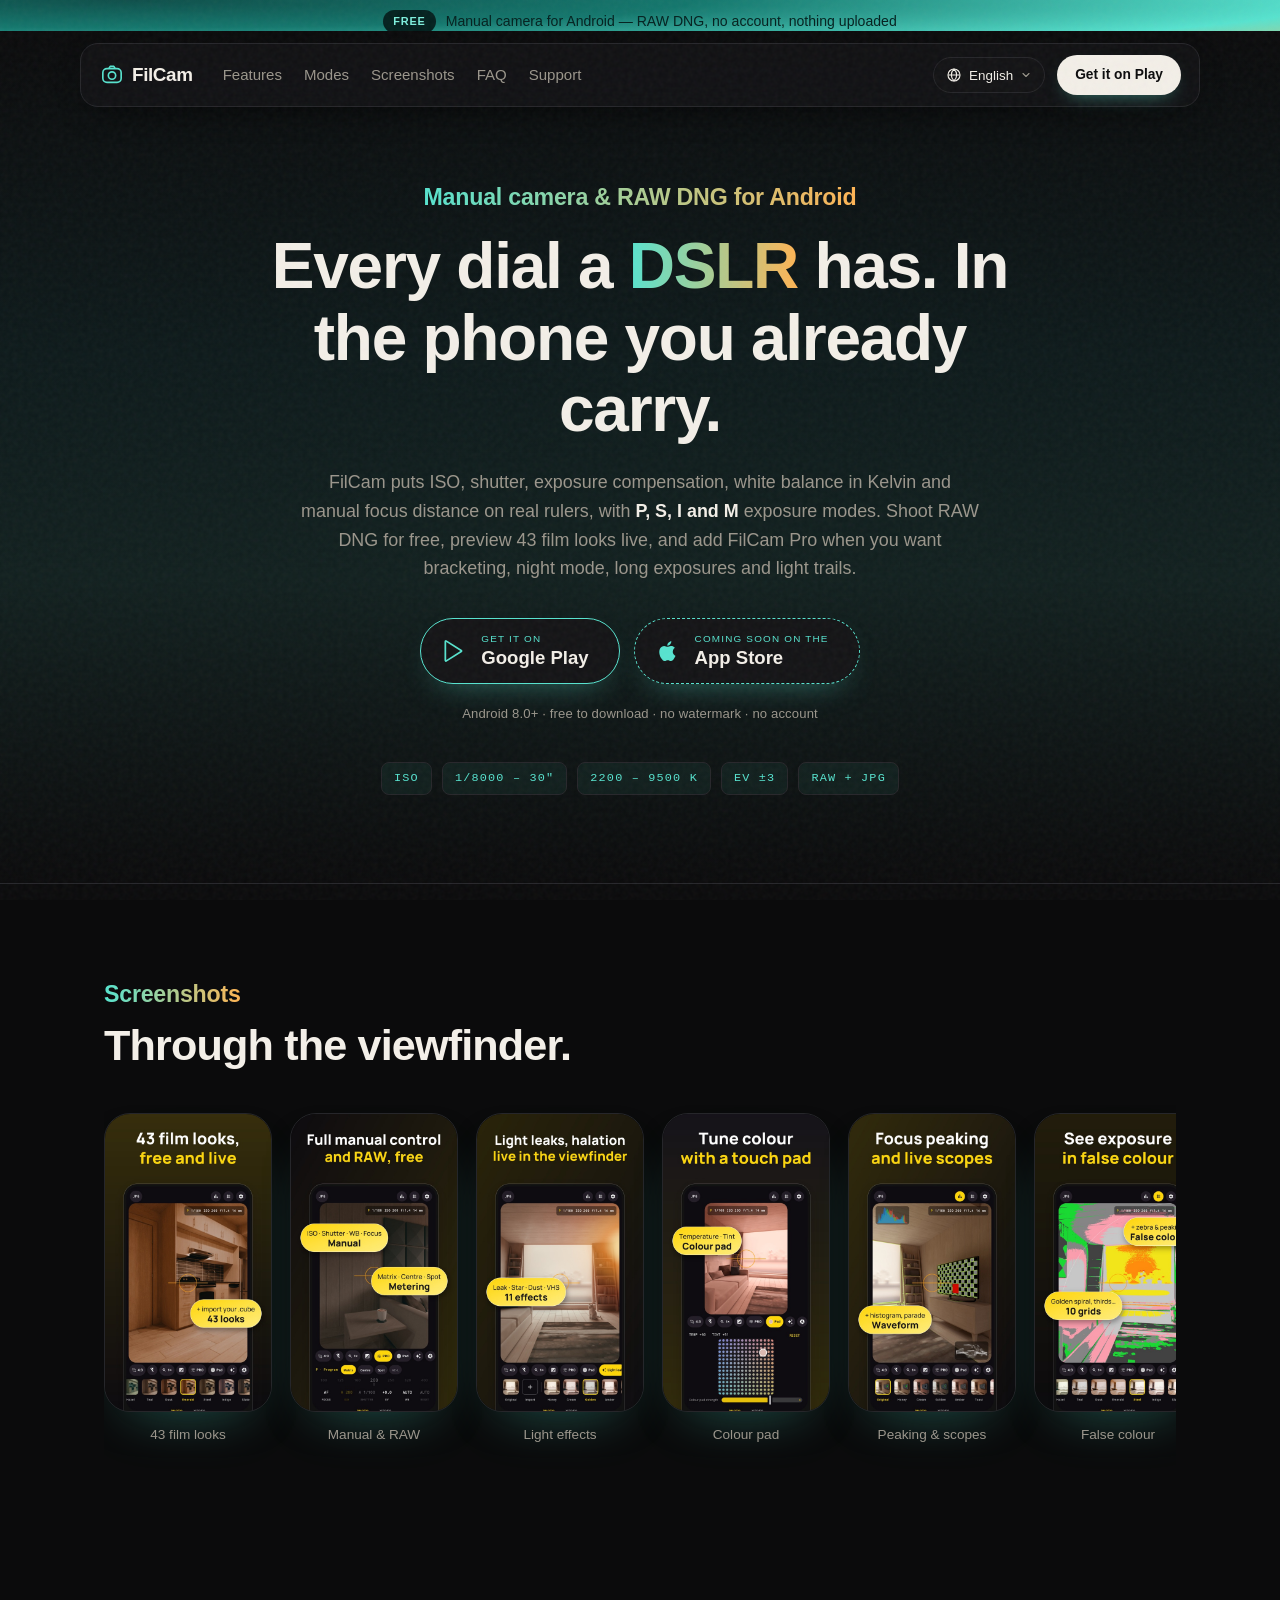
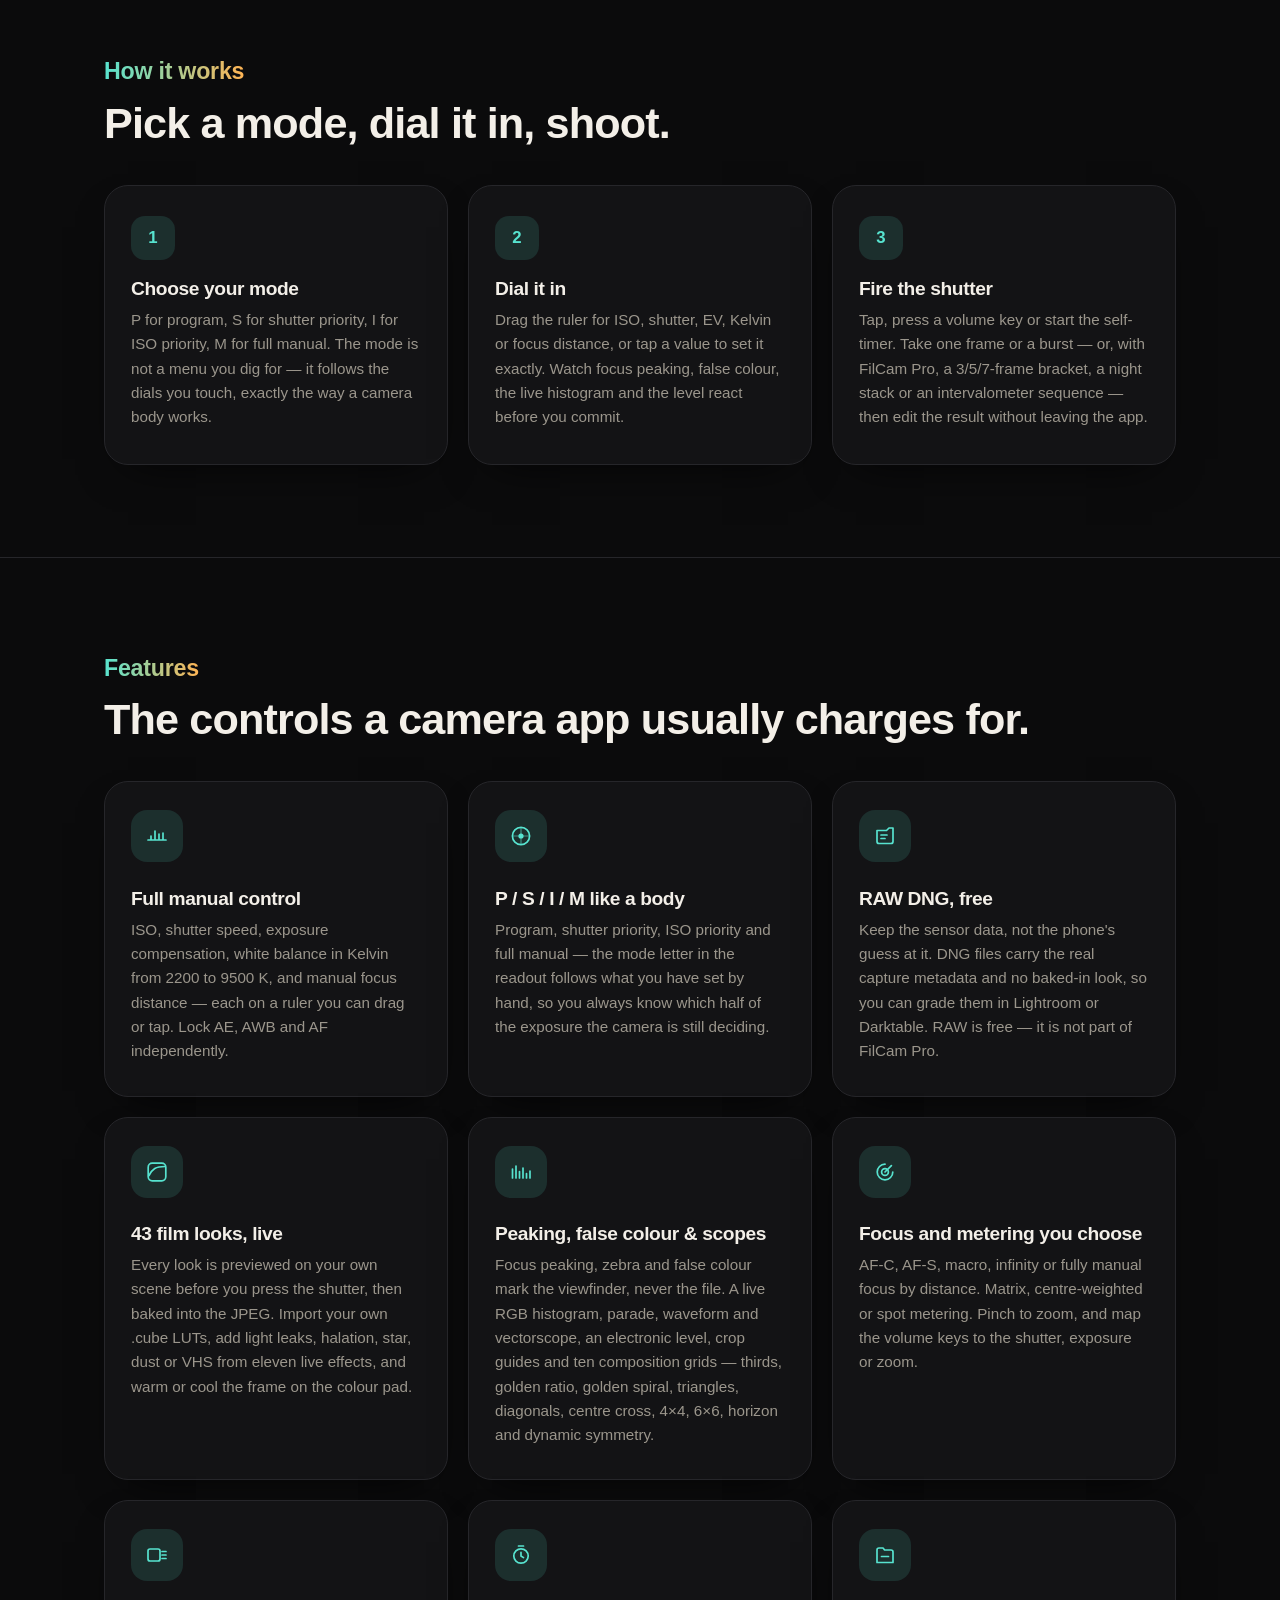
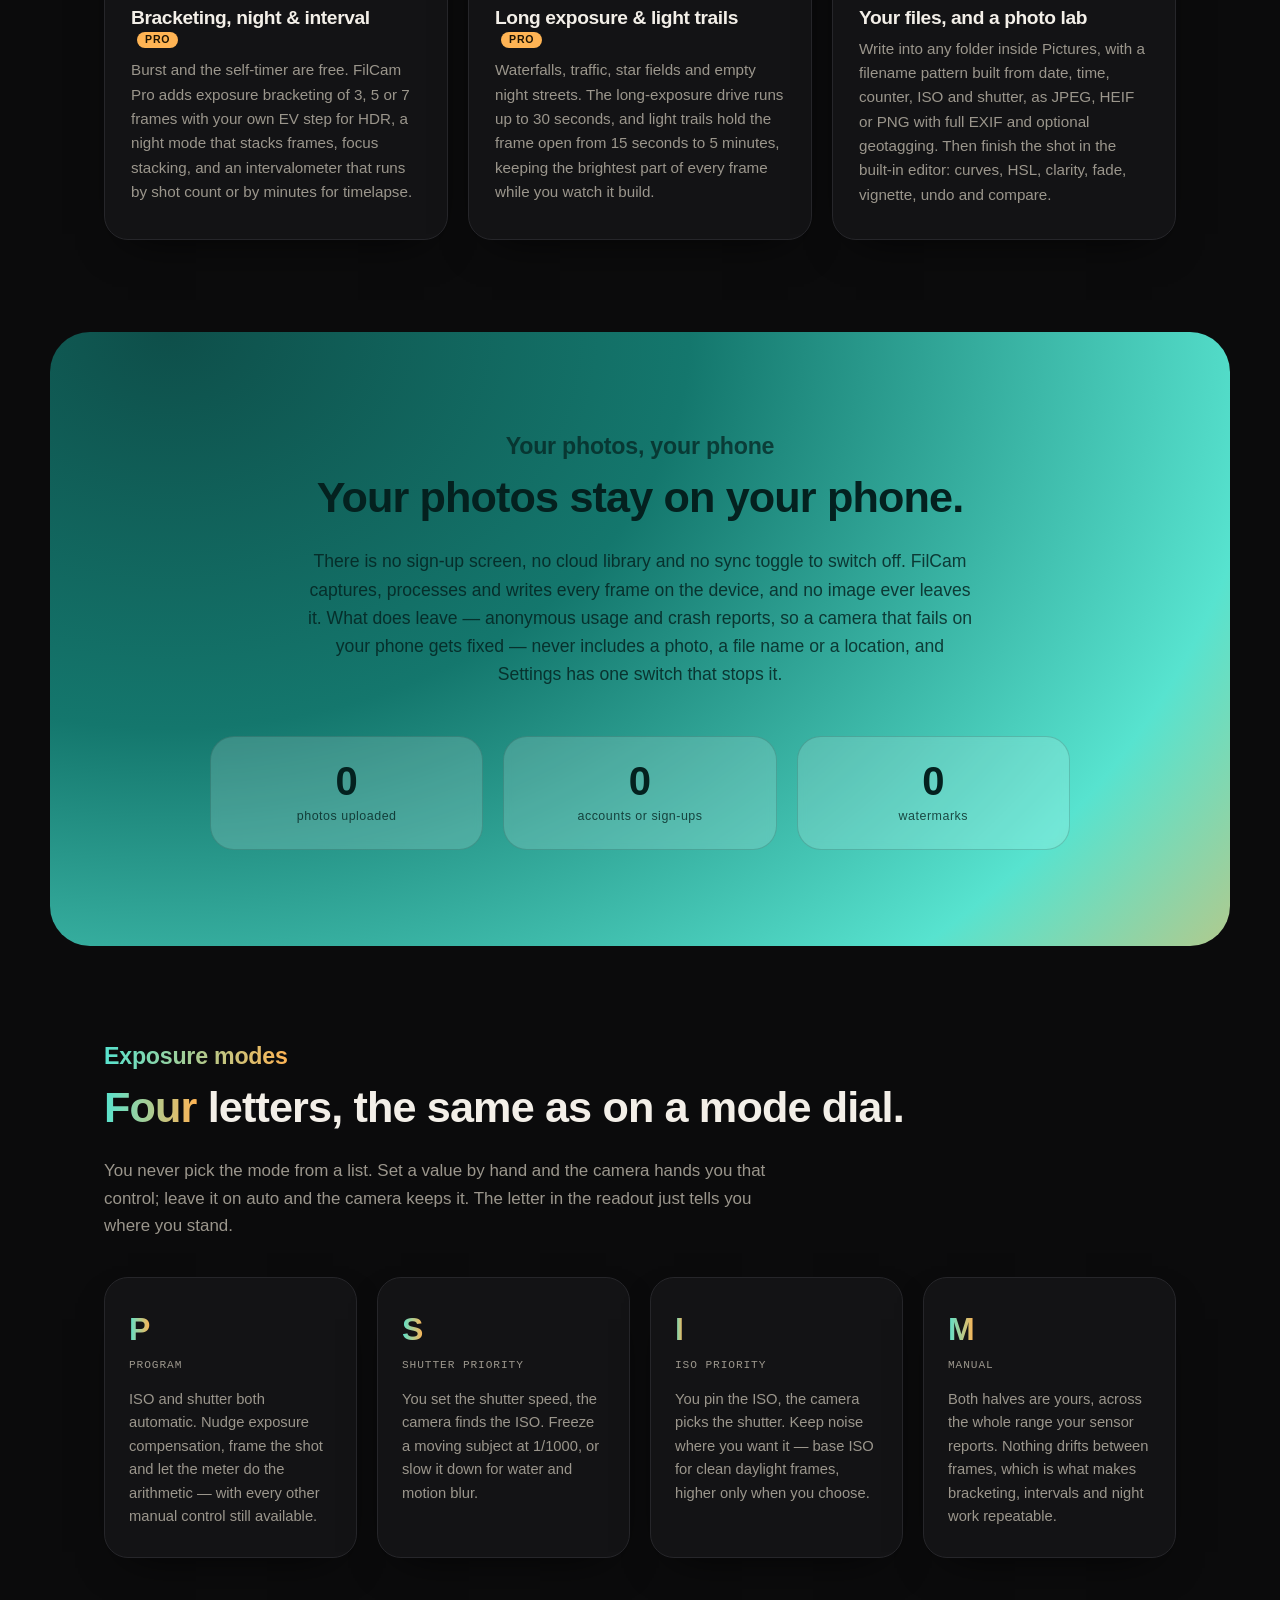
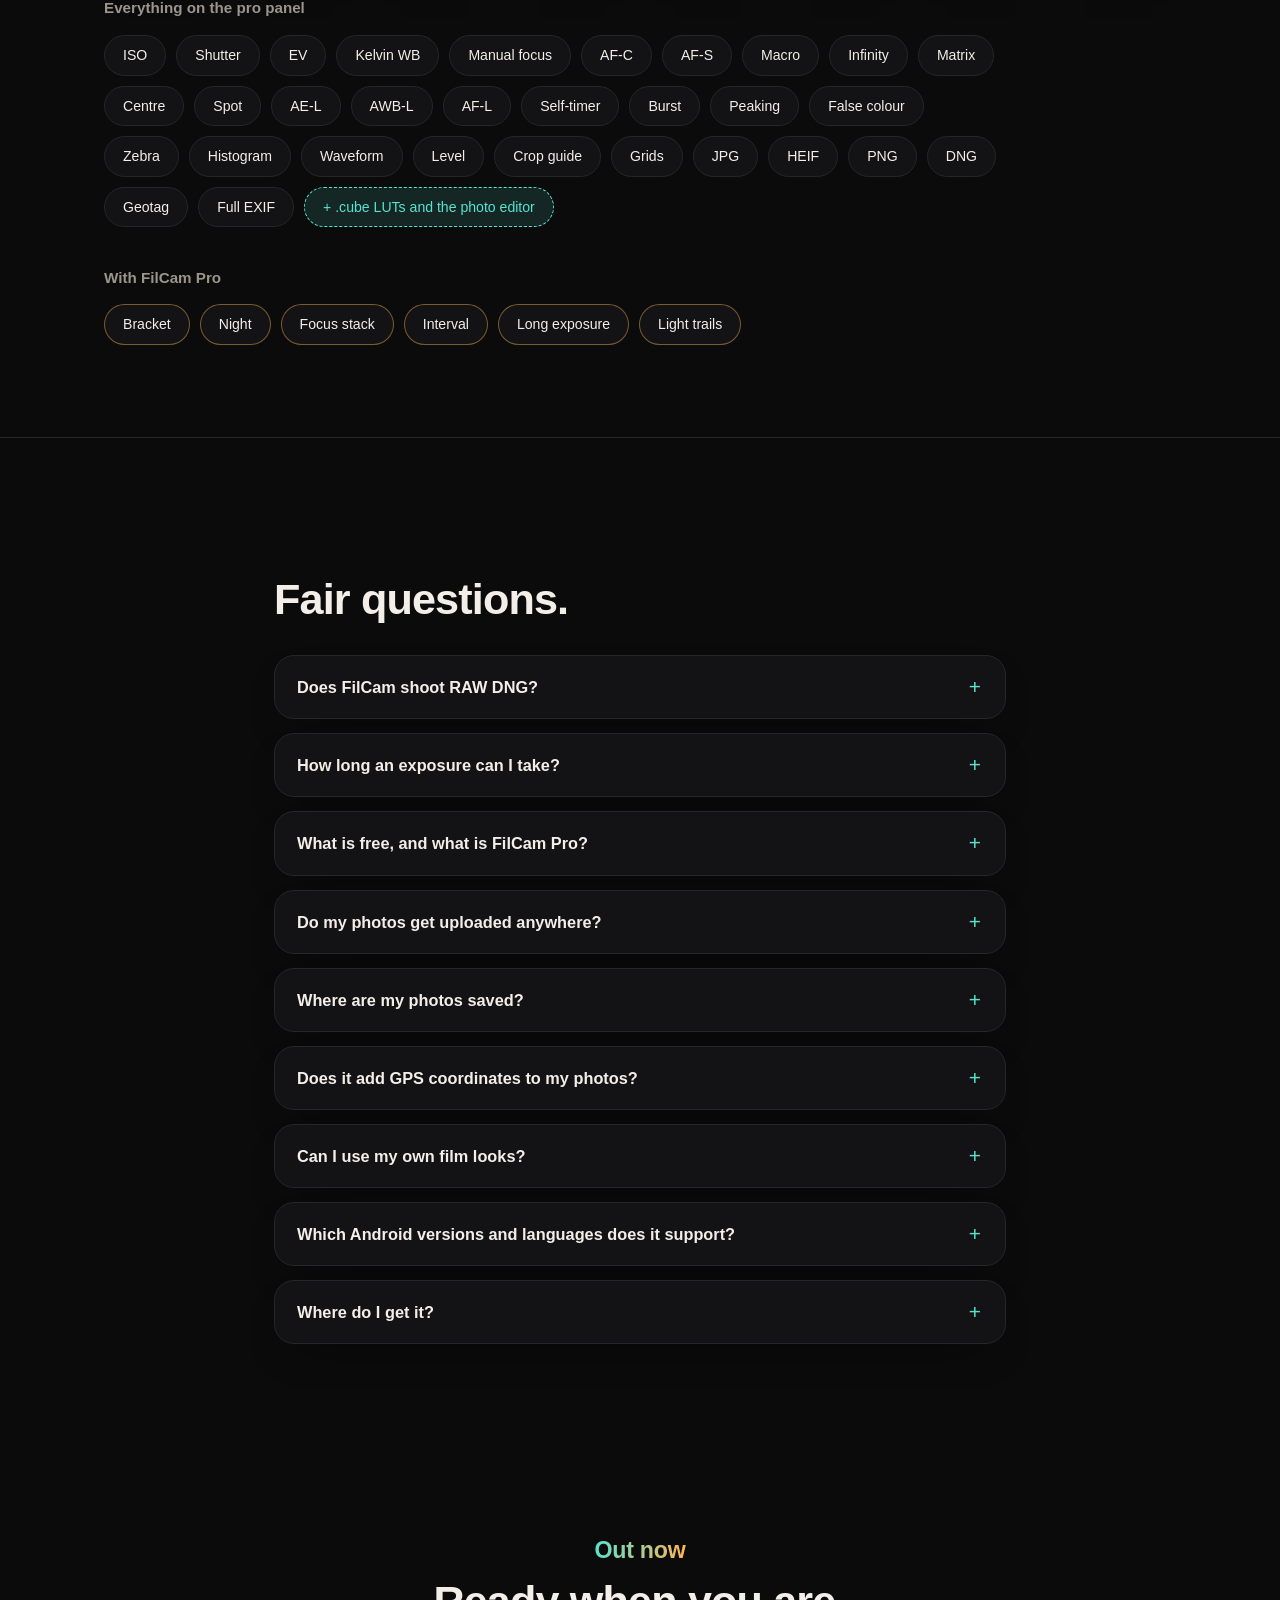
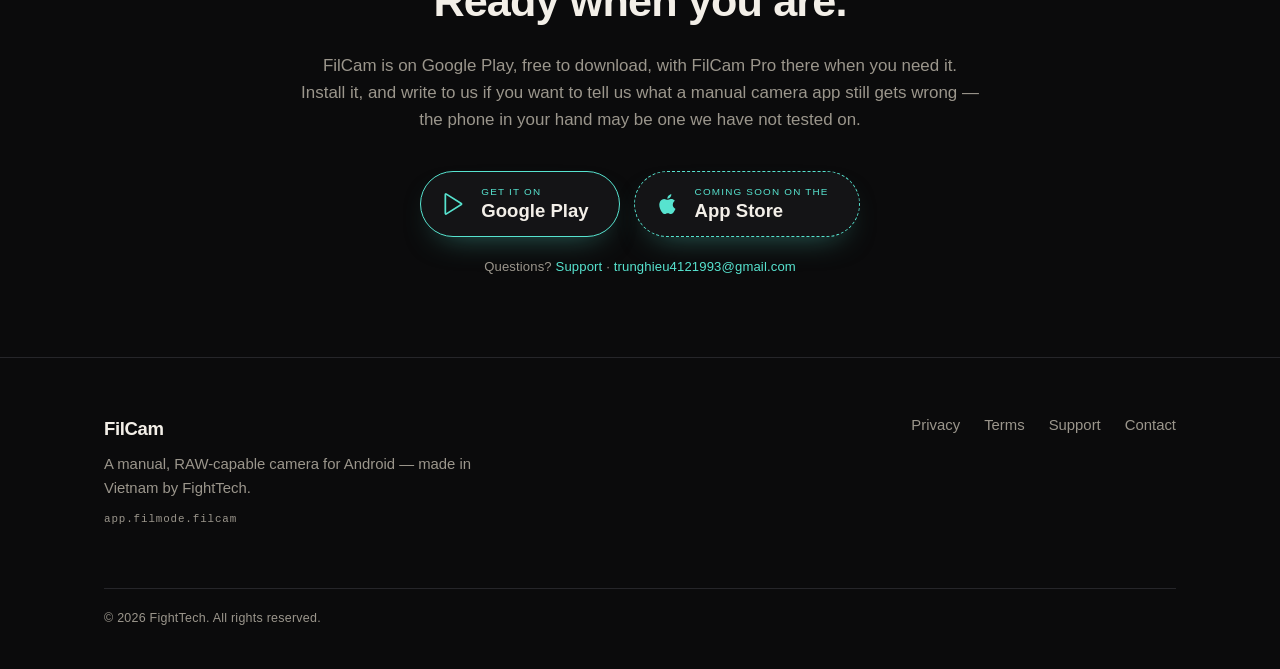
<file: index.html>
<!DOCTYPE html>
<html lang="en">
<head>
<meta charset="UTF-8">
<meta name="viewport" content="width=device-width, initial-scale=1.0, viewport-fit=cover">
<title data-i18n="meta.title">FilCam — Manual &amp; RAW DNG Camera App for Android</title>
<meta name="description" data-i18n-content="meta.description" content="Manual camera for Android: ISO, shutter, Kelvin white balance, manual focus, free RAW DNG, 43 film looks, focus peaking and a histogram. No account; Pro has no ads.">
<link rel="canonical" href="https://trunghieuvn.github.io/filmode-camera/">
<link rel="alternate" type="text/markdown" href="index.md">
<meta name="robots" content="index, follow">
<meta name="theme-color" content="#0B0B0C">
<meta property="og:type" content="website">
<meta property="og:site_name" content="FilCam">
<meta property="og:title" content="FilCam — Manual &amp; RAW DNG Camera App for Android">
<meta property="og:description" content="Manual ISO, shutter, Kelvin white balance and focus, free RAW DNG, 43 film looks, focus peaking and false colour. FilCam Pro adds bracketing, night, long exposure and light trails.">
<meta property="og:url" content="https://trunghieuvn.github.io/filmode-camera/">
<meta property="og:image" content="https://trunghieuvn.github.io/filmode-camera/assets/icon.png">
<meta property="og:image:width" content="512">
<meta property="og:image:height" content="512">
<meta name="twitter:card" content="summary">
<meta name="twitter:title" content="FilCam — Manual &amp; RAW DNG Camera App for Android">
<meta name="twitter:description" content="Manual ISO, shutter, Kelvin white balance and focus, free RAW DNG, 43 film looks, focus peaking and false colour. FilCam Pro adds bracketing, night, long exposure and light trails.">
<meta name="twitter:image" content="https://trunghieuvn.github.io/filmode-camera/assets/icon.png">
<link rel="icon" type="image/svg+xml" href="assets/favicon.svg">
<link rel="apple-touch-icon" href="assets/icon.png">
<link rel="stylesheet" href="css/style.css?v=4e397797">
<script type="application/ld+json">
{
  "@context": "https://schema.org",
  "@type": "SoftwareApplication",
  "name": "FilCam: Pro Manual RAW Camera",
  "url": "https://trunghieuvn.github.io/filmode-camera/",
  "image": "https://trunghieuvn.github.io/filmode-camera/assets/icon.png",
  "description": "A manual camera app for Android with DSLR-style P/S/I/M exposure modes, ISO and shutter control, Kelvin white balance, manual focus distance, free RAW DNG capture, 43 film looks, focus peaking, false colour and a live RGB histogram. FilCam Pro adds exposure bracketing, night mode, focus stacking, an intervalometer, long exposure and light trails.",
  "applicationCategory": "PhotographyApplication",
  "operatingSystem": "Android 8.0+",
  "inLanguage": ["en", "vi", "ja", "ko", "zh-CN", "ar", "hi", "fr", "id"],
  "offers": { "@type": "Offer", "price": "0", "priceCurrency": "USD" },
  "featureList": [
    "Full manual control: ISO, shutter speed, EV, white balance in Kelvin, manual focus distance",
    "P / S / I / M exposure modes like a DSLR",
    "RAW DNG capture, free",
    "43 film looks previewed live, plus your own .cube LUTs",
    "Eleven live light effects and a colour pad",
    "Focus peaking, false colour, zebra, live RGB histogram, parade, waveform and vectorscope",
    "Ten composition grids, crop guides and an electronic level",
    "Burst and a self-timer",
    "FilCam Pro: exposure bracketing of 3, 5 or 7 frames, night mode, focus stacking, intervalometer, long exposure and light trails",
    "Custom filename patterns, your own output folder, geotagging and full EXIF",
    "JPEG, HEIF and PNG output and a built-in photo editor",
    "No watermark, no account and no photo uploads; the free version shows a banner ad in Settings only, and Pro has no ads"
  ],
  "author": { "@type": "Organization", "name": "FightTech" },
  "publisher": { "@type": "Organization", "name": "FightTech" }
}
</script>
<script type="application/ld+json">
{
  "@context": "https://schema.org",
  "@type": "FAQPage",
  "mainEntity": [
    {
      "@type": "Question",
      "name": "Does FilCam shoot RAW DNG?",
      "acceptedAnswer": {
        "@type": "Answer",
        "text": "Yes, on phones whose camera hardware reports RAW support — most mid-range and flagship Android phones do, and the option is hidden rather than broken on the ones that do not. DNG is free and not part of FilCam Pro. You can save a DNG alongside a JPEG so you keep both the negative and a ready-to-share file, and the DNG is always the untouched sensor data with no film look baked into it."
      }
    },
    {
      "@type": "Question",
      "name": "How long an exposure can I take?",
      "acceptedAnswer": {
        "@type": "Answer",
        "text": "In S and M mode the shutter goes as long as your phone's sensor reports, free — the app reads the real limit from the camera rather than promising a number it cannot deliver. For longer, FilCam Pro adds a long-exposure drive of up to 30 seconds and light trails that stay open from 15 seconds to 5 minutes. Brace the phone or use a tripod, and trigger it with the self-timer or a volume key so you do not shake the frame."
      }
    },
    {
      "@type": "Question",
      "name": "What is free, and what is FilCam Pro?",
      "acceptedAnswer": {
        "@type": "Answer",
        "text": "Manual controls, RAW DNG, the film looks, the light effects, the viewfinder tools and the photo editor are free, with no watermark. The free version shows a small banner ad on the Settings screen only, never over the viewfinder or while you shoot, and you can watch an optional video ad to try Pro for 30 minutes. FilCam Pro removes the ads and adds the advanced drive modes — exposure bracketing, night mode, focus stacking, the intervalometer, long exposure and light trails. It is sold monthly, yearly with a 7-day free trial, or as a one-time lifetime unlock, and Google Play shows the price in your currency before you pay."
      }
    },
    {
      "@type": "Question",
      "name": "Do my photos get uploaded anywhere?",
      "acceptedAnswer": {
        "@type": "Answer",
        "text": "No. Capture, processing, LUTs and editing all run on your phone's own GPU, and no image data ever leaves the device. There is no account and no cloud library. The app does send anonymous usage and crash reports — which controls got used, and a stack trace when something fails — so that a camera that breaks on your phone gets fixed for your phone; never a photo, a file name or a location, and one switch in Settings turns it off. See the Privacy Policy for the full detail."
      }
    },
    {
      "@type": "Question",
      "name": "Where are my photos saved?",
      "acceptedAnswer": {
        "@type": "Answer",
        "text": "In a folder inside your device's Pictures directory — Pictures/FilCam by default, and you can change the folder name in Settings. Files are registered with your media library, so Gallery, Google Photos and any other app see them immediately. The filename pattern is yours too, built from {date}, {time}, a counter, {iso} and {shutter}."
      }
    },
    {
      "@type": "Question",
      "name": "Does it add GPS coordinates to my photos?",
      "acceptedAnswer": {
        "@type": "Answer",
        "text": "Only if you turn on Save location in photos in Settings, which is off until you do. When it is on, the coordinates are written into the photo's own EXIF on the device — nothing is sent to us or to anyone else. Turn it off and no location permission is ever requested."
      }
    },
    {
      "@type": "Question",
      "name": "Can I use my own film looks?",
      "acceptedAnswer": {
        "@type": "Answer",
        "text": "Yes. Import .cube LUT files and they appear in the strip under the viewfinder next to the 43 built-in looks, previewed live on the scene in front of you, so the look is baked in the moment you press the shutter. The built-in editor can also save a grade back out as a .cube file."
      }
    },
    {
      "@type": "Question",
      "name": "Which Android versions and languages does it support?",
      "acceptedAnswer": {
        "@type": "Answer",
        "text": "Android 8.0 and newer. Some controls depend on what your camera hardware exposes — the available ISO and shutter range, HEIF encoding and RAW support all come from the device — so the app shows what your phone can actually do instead of a dead menu item. The app is in nine languages: English, Vietnamese, Japanese, Korean, Chinese, Arabic, Hindi, French and Indonesian, and you can switch in Settings."
      }
    },
    {
      "@type": "Question",
      "name": "Where do I get it?",
      "acceptedAnswer": {
        "@type": "Answer",
        "text": "On Google Play, free to download. The listing is play.google.com/store/apps/details?id=app.filmode.filcam — that package name is the one to check, since a camera app name is easy to copy and a package name is not."
      }
    }
  ]
}
</script>
</head>
<body>

<div class="topbar">
  <span class="topbar-pill" data-i18n="top.pill">FREE</span>
  <span data-i18n="top.text">Manual camera for Android — RAW DNG, no account, nothing uploaded</span>
</div>

<header class="site-header">
  <div class="container header-inner">
    <a class="wordmark" href="#top" aria-label="FilCam home">
      <svg class="wordmark-bubble" viewBox="0 0 24 24" width="22" height="22" aria-hidden="true"><rect x="2" y="5" width="20" height="15" rx="4.5" fill="none" stroke="currentColor" stroke-width="1.8"/><path d="M8.5 5 10 2.6h4L15.5 5" fill="none" stroke="currentColor" stroke-width="1.8" stroke-linejoin="round"/><circle cx="12" cy="12.6" r="4" fill="none" stroke="currentColor" stroke-width="1.8"/></svg>
      FilCam
    </a>
    <nav class="site-nav" aria-label="Main">
      <a href="#features" data-i18n="nav.features">Features</a>
      <a href="#modes" data-i18n="nav.modes">Modes</a>
      <a href="#screenshots" data-i18n="nav.screenshots">Screenshots</a>
      <a href="#faq" data-i18n="nav.faq">FAQ</a>
      <a href="support.html" data-i18n="nav.support">Support</a>
    </nav>
    <div class="header-actions">
      <div class="lang-dropdown">
        <button type="button" class="lang-btn" id="lang-btn" aria-haspopup="true" aria-expanded="false" aria-label="Language" data-i18n-aria="nav.language">
          <svg viewBox="0 0 24 24" width="16" height="16" aria-hidden="true"><circle cx="12" cy="12" r="9" fill="none" stroke="currentColor" stroke-width="1.7"/><path d="M3.5 12h17M12 3.2c-2.6 2.4-4 5.4-4 8.8s1.4 6.4 4 8.8c2.6-2.4 4-5.4 4-8.8s-1.4-6.4-4-8.8Z" fill="none" stroke="currentColor" stroke-width="1.7"/></svg>
          <span class="lang-btn-label">English</span>
          <svg class="chev" viewBox="0 0 24 24" width="12" height="12" aria-hidden="true"><path d="m6 9 6 6 6-6" fill="none" stroke="currentColor" stroke-width="2.2" stroke-linecap="round" stroke-linejoin="round"/></svg>
        </button>
        <div class="lang-menu" role="menu" aria-labelledby="lang-btn" hidden></div>
      </div>
      <a class="btn btn-solid btn-small" href="https://play.google.com/store/apps/details?id=app.filmode.filcam" rel="noopener" data-i18n="nav.get">Get it on Play</a>
    </div>
  </div>
</header>

<main id="top">

  <!-- ============ HERO ============ -->
  <section class="hero">
    <div class="container hero-grid">
      <div class="hero-copy">
        <p class="kicker" data-i18n="hero.kicker">Manual camera &amp; RAW DNG for Android</p>
        <h1 data-i18n-html="hero.title">Every dial a <em class="accent">DSLR</em> has. In the phone you already carry.</h1>
        <p class="lede" data-i18n-html="hero.lede">FilCam puts ISO, shutter, exposure compensation, white balance in Kelvin and manual focus distance on real rulers, with <strong>P, S, I and M</strong> exposure modes. Shoot RAW DNG for free, preview 43 film looks live, and add FilCam Pro when you want bracketing, night mode, long exposures and light trails.</p>
        <div class="store-badges">
          <a class="badge badge-lg" href="https://play.google.com/store/apps/details?id=app.filmode.filcam" rel="noopener">
            <svg viewBox="0 0 24 24" width="26" height="26" aria-hidden="true"><path d="M4 3.4v17.2c0 .5.55.8.97.53l13.7-8.6a.62.62 0 0 0 0-1.06L4.97 2.87A.62.62 0 0 0 4 3.4Z" fill="none" stroke="currentColor" stroke-width="1.6" stroke-linejoin="round"/></svg>
            <span class="badge-text"><small data-i18n="badge.small">Get it on</small><strong>Google Play</strong></span>
          </a>
          <a class="badge badge-lg badge-soon" href="https://filcam.web.app/ios/">
            <svg viewBox="0 0 24 24" width="26" height="26" aria-hidden="true"><path d="M16.4 12.6c0-2.3 1.9-3.4 2-3.5-1.1-1.6-2.8-1.8-3.4-1.8-1.4-.2-2.8.8-3.5.8-.7 0-1.8-.8-3-.8-1.5 0-3 .9-3.8 2.3-1.6 2.8-.4 7 1.2 9.3.8 1.1 1.7 2.4 2.9 2.3 1.2 0 1.6-.7 3-.7s1.8.7 3 .7c1.3 0 2.1-1.1 2.8-2.3.9-1.3 1.3-2.6 1.3-2.6s-2.5-1-2.5-3.7ZM14.1 5.8c.6-.8 1.1-1.8 1-2.8-.9 0-2 .6-2.7 1.4-.6.7-1.1 1.7-1 2.7 1 .1 2-.5 2.7-1.3Z" fill="currentColor"/></svg>
            <span class="badge-text"><small data-i18n="badge.ios.small">Coming soon on the</small><strong>App Store</strong></span>
          </a>
        </div>
        <p class="badge-note" data-i18n="hero.note">Android 8.0+ · free to download · no watermark · no account</p>
        <div class="readout" aria-label="Typical viewfinder readout">
          <span>ISO</span>
          <span>1/8000 – 30&quot;</span>
          <span>2200 – 9500 K</span>
          <span>EV ±3</span>
          <span>RAW + JPG</span>
        </div>
      </div>
    </div>
  </section>

  <!-- ============ SCREENSHOTS ============ -->
  <section class="section section-bordered" id="screenshots">
    <div class="container">
      <p class="kicker reveal" data-i18n="shots.kicker">Screenshots</p>
      <h2 class="reveal" data-i18n="shots.title">Through the viewfinder.</h2>
      <div class="shots reveal">
        <figure><img data-shot="01" src="_img/01-540.ee3c638b.webp" loading="lazy" width="540" height="960" data-i18n-alt="shots.1.alt" alt="Viewfinder with the film look strip: 43 looks, free and live, plus your own .cube files" data-orig="screenshots/en/01.jpg" decoding="async"><figcaption data-i18n="shots.1.cap">43 film looks</figcaption></figure>
        <figure><img data-shot="02" src="_img/02-540.dcefea26.webp" loading="lazy" width="540" height="960" data-i18n-alt="shots.2.alt" alt="Pro panel with manual ISO, shutter, white balance and focus, and matrix, centre and spot metering" data-orig="screenshots/en/02.jpg" decoding="async"><figcaption data-i18n="shots.2.cap">Manual &amp; RAW</figcaption></figure>
        <figure><img data-shot="03" src="_img/03-540.26c470cf.webp" loading="lazy" width="540" height="960" data-i18n-alt="shots.3.alt" alt="Light leak, star, dust and VHS effects rendered live in the viewfinder" data-orig="screenshots/en/03.jpg" decoding="async"><figcaption data-i18n="shots.3.cap">Light effects</figcaption></figure>
        <figure><img data-shot="04" src="_img/04-540.8a1b37e3.webp" loading="lazy" width="540" height="960" data-i18n-alt="shots.4.alt" alt="Temperature and tint colour pad tuning the live viewfinder" data-orig="screenshots/en/04.jpg" decoding="async"><figcaption data-i18n="shots.4.cap">Colour pad</figcaption></figure>
        <figure><img data-shot="05" src="_img/05-540.12b193ad.webp" loading="lazy" width="540" height="960" data-i18n-alt="shots.5.alt" alt="Focus peaking with a live histogram, RGB parade and waveform" data-orig="screenshots/en/05.jpg" decoding="async"><figcaption data-i18n="shots.5.cap">Peaking &amp; scopes</figcaption></figure>
        <figure><img data-shot="06" src="_img/06-540.6215c528.webp" loading="lazy" width="540" height="960" data-i18n-alt="shots.6.alt" alt="False-colour exposure view with zebra and peaking, and a golden spiral grid" data-orig="screenshots/en/06.jpg" decoding="async"><figcaption data-i18n="shots.6.cap">False colour</figcaption></figure>
        <figure><img data-shot="07" src="_img/07-540.02704241.webp" loading="lazy" width="540" height="960" data-i18n-alt="shots.7.alt" alt="FilCam Pro drive modes: 3, 5 or 7 frame bracketing, night, long exposure and light trails" data-orig="screenshots/en/07.jpg" decoding="async"><figcaption data-i18n="shots.7.cap">HDR bracketing · Pro</figcaption></figure>
        <figure><img data-shot="08" src="_img/08-540.b5fcdbf6.webp" loading="lazy" width="540" height="960" data-i18n-alt="shots.8.alt" alt="What is free in FilCam and what FilCam Pro adds" data-orig="screenshots/en/08.jpg" decoding="async"><figcaption data-i18n="shots.8.cap">Free, and Pro</figcaption></figure>
      </div>
    </div>
  </section>

  <!-- ============ HOW IT WORKS ============ -->
  <section class="section" id="how">
    <div class="container">
      <p class="kicker reveal" data-i18n="how.kicker">How it works</p>
      <h2 class="reveal" data-i18n="how.title">Pick a mode, dial it in, shoot.</h2>
      <div class="steps">
        <div class="step reveal">
          <span class="step-num">1</span>
          <h3 data-i18n="how.1.t">Choose your mode</h3>
          <p data-i18n="how.1.d">P for program, S for shutter priority, I for ISO priority, M for full manual. The mode is not a menu you dig for — it follows the dials you touch, exactly the way a camera body works.</p>
        </div>
        <div class="step reveal">
          <span class="step-num">2</span>
          <h3 data-i18n="how.2.t">Dial it in</h3>
          <p data-i18n="how.2.d">Drag the ruler for ISO, shutter, EV, Kelvin or focus distance, or tap a value to set it exactly. Watch focus peaking, false colour, the live histogram and the level react before you commit.</p>
        </div>
        <div class="step reveal">
          <span class="step-num">3</span>
          <h3 data-i18n="how.3.t">Fire the shutter</h3>
          <p data-i18n="how.3.d">Tap, press a volume key or start the self-timer. Take one frame or a burst — or, with FilCam Pro, a 3/5/7-frame bracket, a night stack or an intervalometer sequence — then edit the result without leaving the app.</p>
        </div>
      </div>
    </div>
  </section>

  <!-- ============ FEATURES ============ -->
  <section class="section section-bordered" id="features">
    <div class="container">
      <p class="kicker reveal" data-i18n="feat.kicker">Features</p>
      <h2 class="reveal" data-i18n="feat.title">The controls a camera app usually charges for.</h2>
      <div class="feature-grid">

        <div class="feature reveal">
          <svg class="feat-icon" viewBox="0 0 24 24" width="24" height="24" aria-hidden="true"><path d="M3 16h18M6 16v-4m4 4V7m4 9v-6m4 6V9" fill="none" stroke="currentColor" stroke-width="1.7" stroke-linecap="round"/></svg>
          <h3 data-i18n="feat.manual.t">Full manual control</h3>
          <p data-i18n="feat.manual.d">ISO, shutter speed, exposure compensation, white balance in Kelvin from 2200 to 9500 K, and manual focus distance — each on a ruler you can drag or tap. Lock AE, AWB and AF independently.</p>
        </div>

        <div class="feature reveal">
          <svg class="feat-icon" viewBox="0 0 24 24" width="24" height="24" aria-hidden="true"><circle cx="12" cy="12" r="8.6" fill="none" stroke="currentColor" stroke-width="1.7"/><path d="M12 3.4v17.2M3.4 12h17.2" fill="none" stroke="currentColor" stroke-width="1.2" opacity=".55"/><circle cx="12" cy="12" r="2.6" fill="currentColor"/></svg>
          <h3 data-i18n="feat.psim.t">P / S / I / M like a body</h3>
          <p data-i18n="feat.psim.d">Program, shutter priority, ISO priority and full manual — the mode letter in the readout follows what you have set by hand, so you always know which half of the exposure the camera is still deciding.</p>
        </div>

        <div class="feature reveal">
          <svg class="feat-icon" viewBox="0 0 24 24" width="24" height="24" aria-hidden="true"><path d="M4 6.5h9.5L16 4h4v13.5a2 2 0 0 1-2 2H6a2 2 0 0 1-2-2Z" fill="none" stroke="currentColor" stroke-width="1.7" stroke-linejoin="round"/><path d="M8 11h6M8 14.5h4" stroke="currentColor" stroke-width="1.7" stroke-linecap="round"/></svg>
          <h3 data-i18n="feat.raw.t">RAW DNG, free</h3>
          <p data-i18n="feat.raw.d">Keep the sensor data, not the phone's guess at it. DNG files carry the real capture metadata and no baked-in look, so you can grade them in Lightroom or Darktable. RAW is free — it is not part of FilCam Pro.</p>
        </div>

        <div class="feature reveal">
          <svg class="feat-icon" viewBox="0 0 24 24" width="24" height="24" aria-hidden="true"><path d="M4 15.5c3.5-6.5 6.5-9 16-9" fill="none" stroke="currentColor" stroke-width="1.7" stroke-linecap="round"/><rect x="3.2" y="3.2" width="17.6" height="17.6" rx="4" fill="none" stroke="currentColor" stroke-width="1.7"/></svg>
          <h3 data-i18n="feat.looks.t">43 film looks, live</h3>
          <p data-i18n="feat.looks.d">Every look is previewed on your own scene before you press the shutter, then baked into the JPEG. Import your own .cube LUTs, add light leaks, halation, star, dust or VHS from eleven live effects, and warm or cool the frame on the colour pad.</p>
        </div>

        <div class="feature reveal">
          <svg class="feat-icon" viewBox="0 0 24 24" width="24" height="24" aria-hidden="true"><path d="M3.5 18V9m3.5 9V6m3.5 12v-6.5M14 18V8m3.5 10v-4.5M21 18V11" stroke="currentColor" stroke-width="1.7" stroke-linecap="round"/></svg>
          <h3 data-i18n="feat.scopes.t">Peaking, false colour &amp; scopes</h3>
          <p data-i18n="feat.scopes.d">Focus peaking, zebra and false colour mark the viewfinder, never the file. A live RGB histogram, parade, waveform and vectorscope, an electronic level, crop guides and ten composition grids — thirds, golden ratio, golden spiral, triangles, diagonals, centre cross, 4×4, 6×6, horizon and dynamic symmetry.</p>
        </div>

        <div class="feature reveal">
          <svg class="feat-icon" viewBox="0 0 24 24" width="24" height="24" aria-hidden="true"><path d="M12 4.2a7.8 7.8 0 1 0 7.8 7.8" fill="none" stroke="currentColor" stroke-width="1.7" stroke-linecap="round"/><circle cx="12" cy="12" r="3.4" fill="none" stroke="currentColor" stroke-width="1.7"/><path d="M18.4 5.6 12 12" stroke="currentColor" stroke-width="1.7" stroke-linecap="round"/></svg>
          <h3 data-i18n="feat.focus.t">Focus and metering you choose</h3>
          <p data-i18n="feat.focus.d">AF-C, AF-S, macro, infinity or fully manual focus by distance. Matrix, centre-weighted or spot metering. Pinch to zoom, and map the volume keys to the shutter, exposure or zoom.</p>
        </div>

        <div class="feature reveal">
          <svg class="feat-icon" viewBox="0 0 24 24" width="24" height="24" aria-hidden="true"><rect x="3" y="6" width="12" height="12" rx="2" fill="none" stroke="currentColor" stroke-width="1.7"/><path d="M17 8.5h4M17 12h4M17 15.5h4" stroke="currentColor" stroke-width="1.7" stroke-linecap="round"/></svg>
          <h3 data-i18n-html="feat.drive.t">Bracketing, night &amp; interval <span class="pro-tag">PRO</span></h3>
          <p data-i18n="feat.drive.d">Burst and the self-timer are free. FilCam Pro adds exposure bracketing of 3, 5 or 7 frames with your own EV step for HDR, a night mode that stacks frames, focus stacking, and an intervalometer that runs by shot count or by minutes for timelapse.</p>
        </div>

        <div class="feature reveal">
          <svg class="feat-icon" viewBox="0 0 24 24" width="24" height="24" aria-hidden="true"><circle cx="12" cy="13" r="7.2" fill="none" stroke="currentColor" stroke-width="1.7"/><path d="M12 9.4V13l2.5 1.6" fill="none" stroke="currentColor" stroke-width="1.7" stroke-linecap="round"/><path d="M9.5 3h5" stroke="currentColor" stroke-width="1.7" stroke-linecap="round"/></svg>
          <h3 data-i18n-html="feat.long.t">Long exposure &amp; light trails <span class="pro-tag">PRO</span></h3>
          <p data-i18n="feat.long.d">Waterfalls, traffic, star fields and empty night streets. The long-exposure drive runs up to 30 seconds, and light trails hold the frame open from 15 seconds to 5 minutes, keeping the brightest part of every frame while you watch it build.</p>
        </div>

        <div class="feature reveal">
          <svg class="feat-icon" viewBox="0 0 24 24" width="24" height="24" aria-hidden="true"><path d="M4 19.5V7a2 2 0 0 1 2-2h4l1.6 2H18a2 2 0 0 1 2 2v10.5Z" fill="none" stroke="currentColor" stroke-width="1.7" stroke-linejoin="round"/><path d="M8.5 13.5h7" stroke="currentColor" stroke-width="1.7" stroke-linecap="round"/></svg>
          <h3 data-i18n="feat.files.t">Your files, and a photo lab</h3>
          <p data-i18n="feat.files.d">Write into any folder inside Pictures, with a filename pattern built from date, time, counter, ISO and shutter, as JPEG, HEIF or PNG with full EXIF and optional geotagging. Then finish the shot in the built-in editor: curves, HSL, clarity, fade, vignette, undo and compare.</p>
        </div>

      </div>
    </div>
  </section>

  <!-- ============ PRIVACY BAND ============ -->
  <section class="band">
    <div class="container">
      <p class="kicker kicker-band reveal" data-i18n="band.kicker">Your photos, your phone</p>
      <h2 class="reveal" data-i18n="band.title">Your photos stay on your phone.</h2>
      <p class="band-lede reveal" data-i18n="band.lede">There is no sign-up screen, no cloud library and no sync toggle to switch off. FilCam captures, processes and writes every frame on the device, and no image ever leaves it. What does leave — anonymous usage and crash reports, so a camera that fails on your phone gets fixed — never includes a photo, a file name or a location, and Settings has one switch that stops it.</p>
      <div class="band-stats reveal">
        <div class="stat"><strong>0</strong><span data-i18n="band.s1">photos uploaded</span></div>
        <div class="stat"><strong>0</strong><span data-i18n="band.s2">accounts or sign-ups</span></div>
        <div class="stat"><strong>0</strong><span data-i18n="band.s3">watermarks</span></div>
      </div>
    </div>
  </section>

  <!-- ============ MODES ============ -->
  <section class="section" id="modes">
    <div class="container">
      <p class="kicker reveal" data-i18n="modes.kicker">Exposure modes</p>
      <h2 class="reveal" data-i18n-html="modes.title"><span class="accent">Four</span> letters, the same as on a mode dial.</h2>
      <p class="section-lede reveal" data-i18n="modes.lede">You never pick the mode from a list. Set a value by hand and the camera hands you that control; leave it on auto and the camera keeps it. The letter in the readout just tells you where you stand.</p>
      <div class="fmt-grid">
        <div class="fmt-card reveal">
          <span class="fmt-name">P</span>
          <div class="fmt-ext" data-i18n="modes.p.t">Program</div>
          <p data-i18n="modes.p.d">ISO and shutter both automatic. Nudge exposure compensation, frame the shot and let the meter do the arithmetic — with every other manual control still available.</p>
        </div>
        <div class="fmt-card reveal">
          <span class="fmt-name">S</span>
          <div class="fmt-ext" data-i18n="modes.s.t">Shutter priority</div>
          <p data-i18n="modes.s.d">You set the shutter speed, the camera finds the ISO. Freeze a moving subject at 1/1000, or slow it down for water and motion blur.</p>
        </div>
        <div class="fmt-card reveal">
          <span class="fmt-name">I</span>
          <div class="fmt-ext" data-i18n="modes.i.t">ISO priority</div>
          <p data-i18n="modes.i.d">You pin the ISO, the camera picks the shutter. Keep noise where you want it — base ISO for clean daylight frames, higher only when you choose.</p>
        </div>
        <div class="fmt-card reveal">
          <span class="fmt-name">M</span>
          <div class="fmt-ext" data-i18n="modes.m.t">Manual</div>
          <p data-i18n="modes.m.d">Both halves are yours, across the whole range your sensor reports. Nothing drifts between frames, which is what makes bracketing, intervals and night work repeatable.</p>
        </div>
      </div>

      <p class="chips-title reveal" data-i18n="modes.chips">Everything on the pro panel</p>
      <ul class="chips reveal">
        <li>ISO</li><li data-i18n="chip.shutter">Shutter</li><li>EV</li><li data-i18n="chip.kelvin">Kelvin WB</li><li data-i18n="chip.mf">Manual focus</li>
        <li>AF-C</li><li>AF-S</li><li data-i18n="chip.macro">Macro</li><li data-i18n="chip.inf">Infinity</li>
        <li data-i18n="chip.matrix">Matrix</li><li data-i18n="chip.centre">Centre</li><li data-i18n="chip.spot">Spot</li>
        <li>AE-L</li><li>AWB-L</li><li>AF-L</li>
        <li data-i18n="chip.timer">Self-timer</li><li data-i18n="chip.burst">Burst</li>
        <li data-i18n="chip.peaking">Peaking</li><li data-i18n="chip.falsecolour">False colour</li><li data-i18n="chip.zebra">Zebra</li>
        <li data-i18n="chip.histogram">Histogram</li><li data-i18n="chip.waveform">Waveform</li><li data-i18n="chip.level">Level</li><li data-i18n="chip.crop">Crop guide</li><li data-i18n="chip.grids">Grids</li>
        <li>JPG</li><li>HEIF</li><li>PNG</li><li>DNG</li>
        <li data-i18n="chip.geotag">Geotag</li><li data-i18n="chip.exif">Full EXIF</li>
        <li class="chip-more" data-i18n="chip.more">+ .cube LUTs and the photo editor</li>
      </ul>
      <p class="chips-title reveal" data-i18n="modes.prochips">With FilCam Pro</p>
      <ul class="chips chips-pro reveal">
        <li data-i18n="chip.bracket">Bracket</li><li data-i18n="chip.night">Night</li><li data-i18n="chip.stack">Focus stack</li><li data-i18n="chip.interval">Interval</li><li data-i18n="chip.long">Long exposure</li><li data-i18n="chip.trails">Light trails</li>
      </ul>
    </div>
  </section>

  <!-- ============ FAQ ============ -->
  <section class="section section-bordered" id="faq">
    <div class="container container-narrow">
      <p class="kicker reveal" data-i18n="faq.kicker">FAQ</p>
      <h2 class="reveal" data-i18n="faq.title">Fair questions.</h2>
      <div class="faq-list reveal">
        <details>
          <summary data-i18n="faq.raw.q">Does FilCam shoot RAW DNG?</summary>
          <p data-i18n="faq.raw.a">Yes, on phones whose camera hardware reports RAW support — most mid-range and flagship Android phones do, and the option is hidden rather than broken on the ones that do not. DNG is free and not part of FilCam Pro. You can save a DNG alongside a JPEG so you keep both the negative and a ready-to-share file, and the DNG is always the untouched sensor data with no film look baked into it.</p>
        </details>
        <details>
          <summary data-i18n="faq.long.q">How long an exposure can I take?</summary>
          <p data-i18n="faq.long.a">In S and M mode the shutter goes as long as your phone's sensor reports, free — the app reads the real limit from the camera rather than promising a number it cannot deliver. For longer, FilCam Pro adds a long-exposure drive of up to 30 seconds and light trails that stay open from 15 seconds to 5 minutes. Brace the phone or use a tripod, and trigger it with the self-timer or a volume key so you do not shake the frame.</p>
        </details>
        <details>
          <summary data-i18n="faq.pro.q">What is free, and what is FilCam Pro?</summary>
          <p data-i18n="faq.pro.a">Manual controls, RAW DNG, the film looks, the light effects, the viewfinder tools and the photo editor are free, with no watermark. The free version shows a small banner ad on the Settings screen only, never over the viewfinder or while you shoot, and you can watch an optional video ad to try Pro for 30 minutes. FilCam Pro removes the ads and adds the advanced drive modes — exposure bracketing, night mode, focus stacking, the intervalometer, long exposure and light trails. It is sold monthly, yearly with a 7-day free trial, or as a one-time lifetime unlock, and Google Play shows the price in your currency before you pay.</p>
        </details>
        <details>
          <summary data-i18n="faq.upload.q">Do my photos get uploaded anywhere?</summary>
          <p data-i18n-html="faq.upload.a">No. Capture, processing, LUTs and editing all run on your phone's own GPU, and no image data ever leaves the device. There is no account and no cloud library. The app does send anonymous usage and crash reports — which controls got used, and a stack trace when something fails — so that a camera that breaks on your phone gets fixed for your phone; never a photo, a file name or a location, and one switch in Settings turns it off. See the <a href="privacy.html">Privacy Policy</a> for the full detail.</p>
        </details>
        <details>
          <summary data-i18n="faq.where.q">Where are my photos saved?</summary>
          <p data-i18n-html="faq.where.a">In a folder inside your device's <em>Pictures</em> directory — <em>Pictures/FilCam</em> by default, and you can change the folder name in Settings. Files are registered with your media library, so Gallery, Google Photos and any other app see them immediately. The filename pattern is yours too, built from <code>{date}</code>, <code>{time}</code>, a counter, <code>{iso}</code> and <code>{shutter}</code>.</p>
        </details>
        <details>
          <summary data-i18n="faq.gps.q">Does it add GPS coordinates to my photos?</summary>
          <p data-i18n-html="faq.gps.a">Only if you turn on <em>Save location in photos</em> in Settings, which is off until you do. When it is on, the coordinates are written into the photo's own EXIF on the device — nothing is sent to us or to anyone else. Turn it off and no location permission is ever requested.</p>
        </details>
        <details>
          <summary data-i18n="faq.looks.q">Can I use my own film looks?</summary>
          <p data-i18n-html="faq.looks.a">Yes. Import <code>.cube</code> LUT files and they appear in the strip under the viewfinder next to the 43 built-in looks, previewed live on the scene in front of you, so the look is baked in the moment you press the shutter. The built-in editor can also save a grade back out as a <code>.cube</code> file.</p>
        </details>
        <details>
          <summary data-i18n="faq.support.q">Which Android versions and languages does it support?</summary>
          <p data-i18n="faq.support.a">Android 8.0 and newer. Some controls depend on what your camera hardware exposes — the available ISO and shutter range, HEIF encoding and RAW support all come from the device — so the app shows what your phone can actually do instead of a dead menu item. The app is in nine languages: English, Vietnamese, Japanese, Korean, Chinese, Arabic, Hindi, French and Indonesian, and you can switch in Settings.</p>
        </details>
        <details>
          <summary data-i18n="faq.get.q">Where do I get it?</summary>
          <p data-i18n-html="faq.get.a">On <a href="https://play.google.com/store/apps/details?id=app.filmode.filcam" rel="noopener">Google Play</a>, free to download. Check the package name — <code>app.filmode.filcam</code> — rather than the app name: a camera app's name is easy to copy, a package name is not.</p>
        </details>
      </div>
    </div>
  </section>

  <!-- ============ CTA ============ -->
  <section class="cta" id="get">
    <div class="container container-narrow">
      <p class="kicker reveal" data-i18n="cta.kicker">Out now</p>
      <h2 class="reveal" data-i18n="cta.title">Ready when you are.</h2>
      <p class="section-lede reveal" style="margin-left:auto;margin-right:auto" data-i18n="cta.lede">FilCam is on Google Play, free to download, with FilCam Pro there when you need it. Install it, and write to us if you want to tell us what a manual camera app still gets wrong — the phone in your hand may be one we have not tested on.</p>
      <div class="store-badges">
        <a class="badge badge-lg" href="https://play.google.com/store/apps/details?id=app.filmode.filcam" rel="noopener">
          <svg viewBox="0 0 24 24" width="26" height="26" aria-hidden="true"><path d="M4 3.4v17.2c0 .5.55.8.97.53l13.7-8.6a.62.62 0 0 0 0-1.06L4.97 2.87A.62.62 0 0 0 4 3.4Z" fill="none" stroke="currentColor" stroke-width="1.6" stroke-linejoin="round"/></svg>
          <span class="badge-text"><small data-i18n="badge.small">Get it on</small><strong>Google Play</strong></span>
        </a>
        <a class="badge badge-lg badge-soon" href="https://filcam.web.app/ios/">
          <svg viewBox="0 0 24 24" width="26" height="26" aria-hidden="true"><path d="M16.4 12.6c0-2.3 1.9-3.4 2-3.5-1.1-1.6-2.8-1.8-3.4-1.8-1.4-.2-2.8.8-3.5.8-.7 0-1.8-.8-3-.8-1.5 0-3 .9-3.8 2.3-1.6 2.8-.4 7 1.2 9.3.8 1.1 1.7 2.4 2.9 2.3 1.2 0 1.6-.7 3-.7s1.8.7 3 .7c1.3 0 2.1-1.1 2.8-2.3.9-1.3 1.3-2.6 1.3-2.6s-2.5-1-2.5-3.7ZM14.1 5.8c.6-.8 1.1-1.8 1-2.8-.9 0-2 .6-2.7 1.4-.6.7-1.1 1.7-1 2.7 1 .1 2-.5 2.7-1.3Z" fill="currentColor"/></svg>
          <span class="badge-text"><small data-i18n="badge.ios.small">Coming soon on the</small><strong>App Store</strong></span>
        </a>
      </div>
      <p class="badge-note"><span data-i18n="cta.questions">Questions?</span> <a href="support.html" style="color:var(--accent);text-decoration:none" data-i18n="nav.support">Support</a> · <a href="mailto:trunghieu4121993@gmail.com" style="color:var(--accent);text-decoration:none">trunghieu4121993@gmail.com</a></p>
    </div>
  </section>

</main>

<footer class="site-footer">
  <div class="container footer-inner">
    <div class="footer-brand">
      <span class="wordmark footer-wordmark">FilCam</span>
      <p data-i18n="footer.tag">A manual, RAW-capable camera for Android — made in Vietnam by FightTech.</p>
      <p class="footer-pkg">app.filmode.filcam</p>
    </div>
    <nav class="footer-links" aria-label="Footer">
      <a href="privacy.html" data-i18n="footer.privacy">Privacy</a>
      <a href="terms.html" data-i18n="footer.terms">Terms</a>
      <a href="support.html" data-i18n="nav.support">Support</a>
      <a href="mailto:trunghieu4121993@gmail.com" data-i18n="footer.contact">Contact</a>
    </nav>
  </div>
  <div class="container footer-copy">
    <p data-i18n="footer.copy">© 2026 FightTech. All rights reserved.</p>
  </div>
</footer>

<script src="js/i18n.js?v=c3f9f745"></script>
<script src="js/main.js?v=69a400f9"></script>
</body>
</html>
</file>
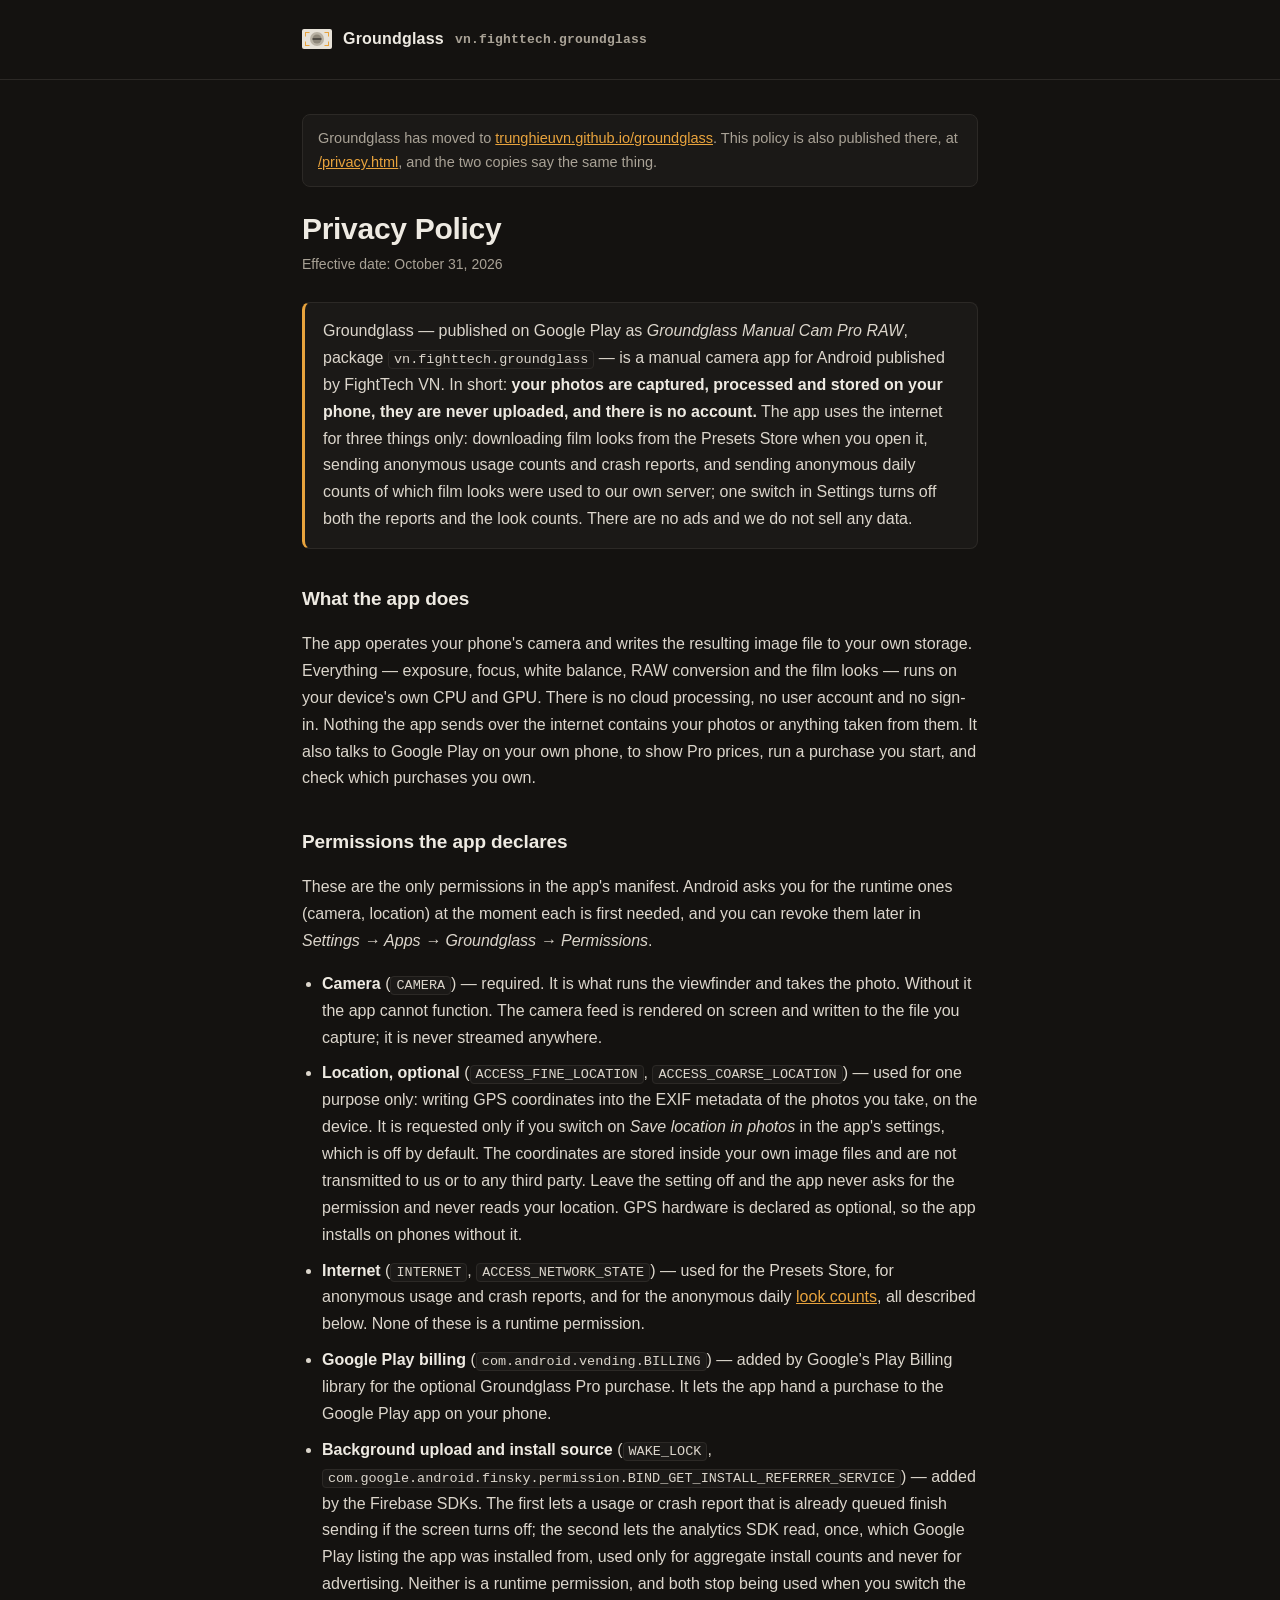
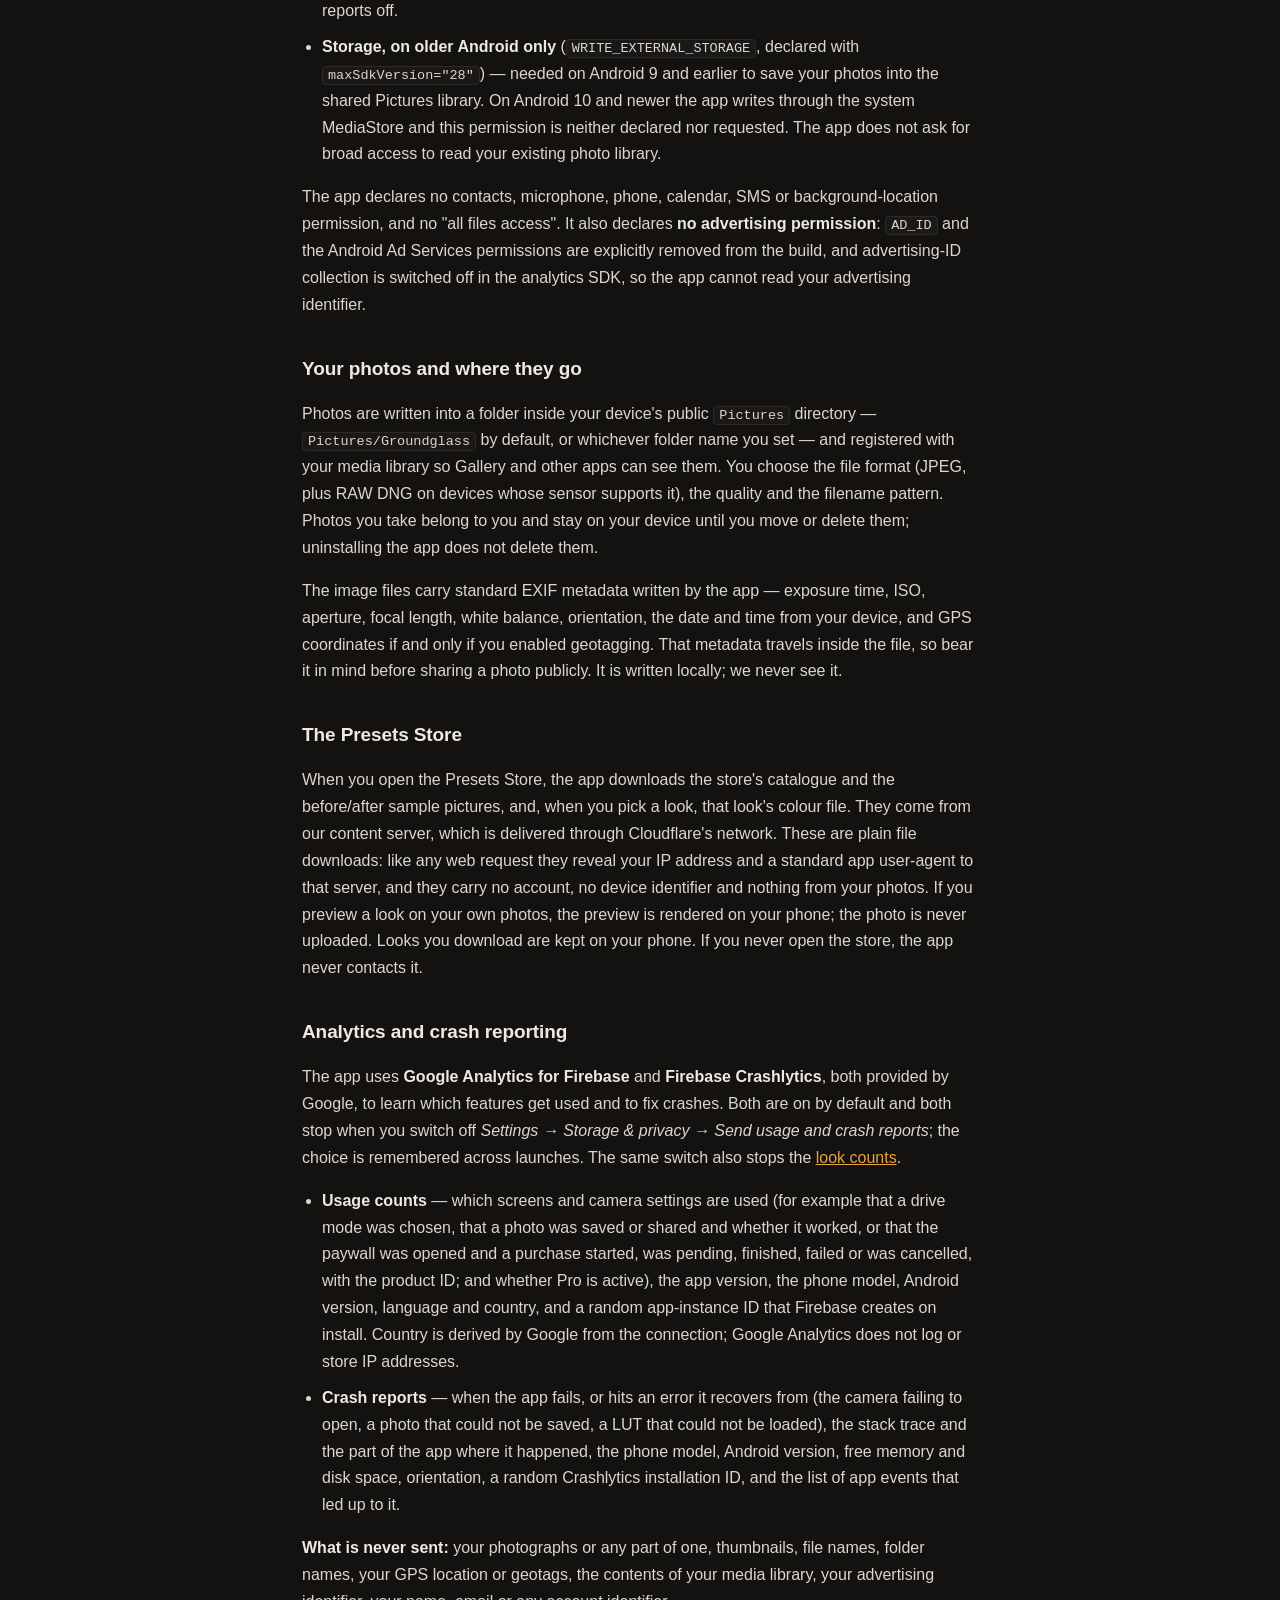
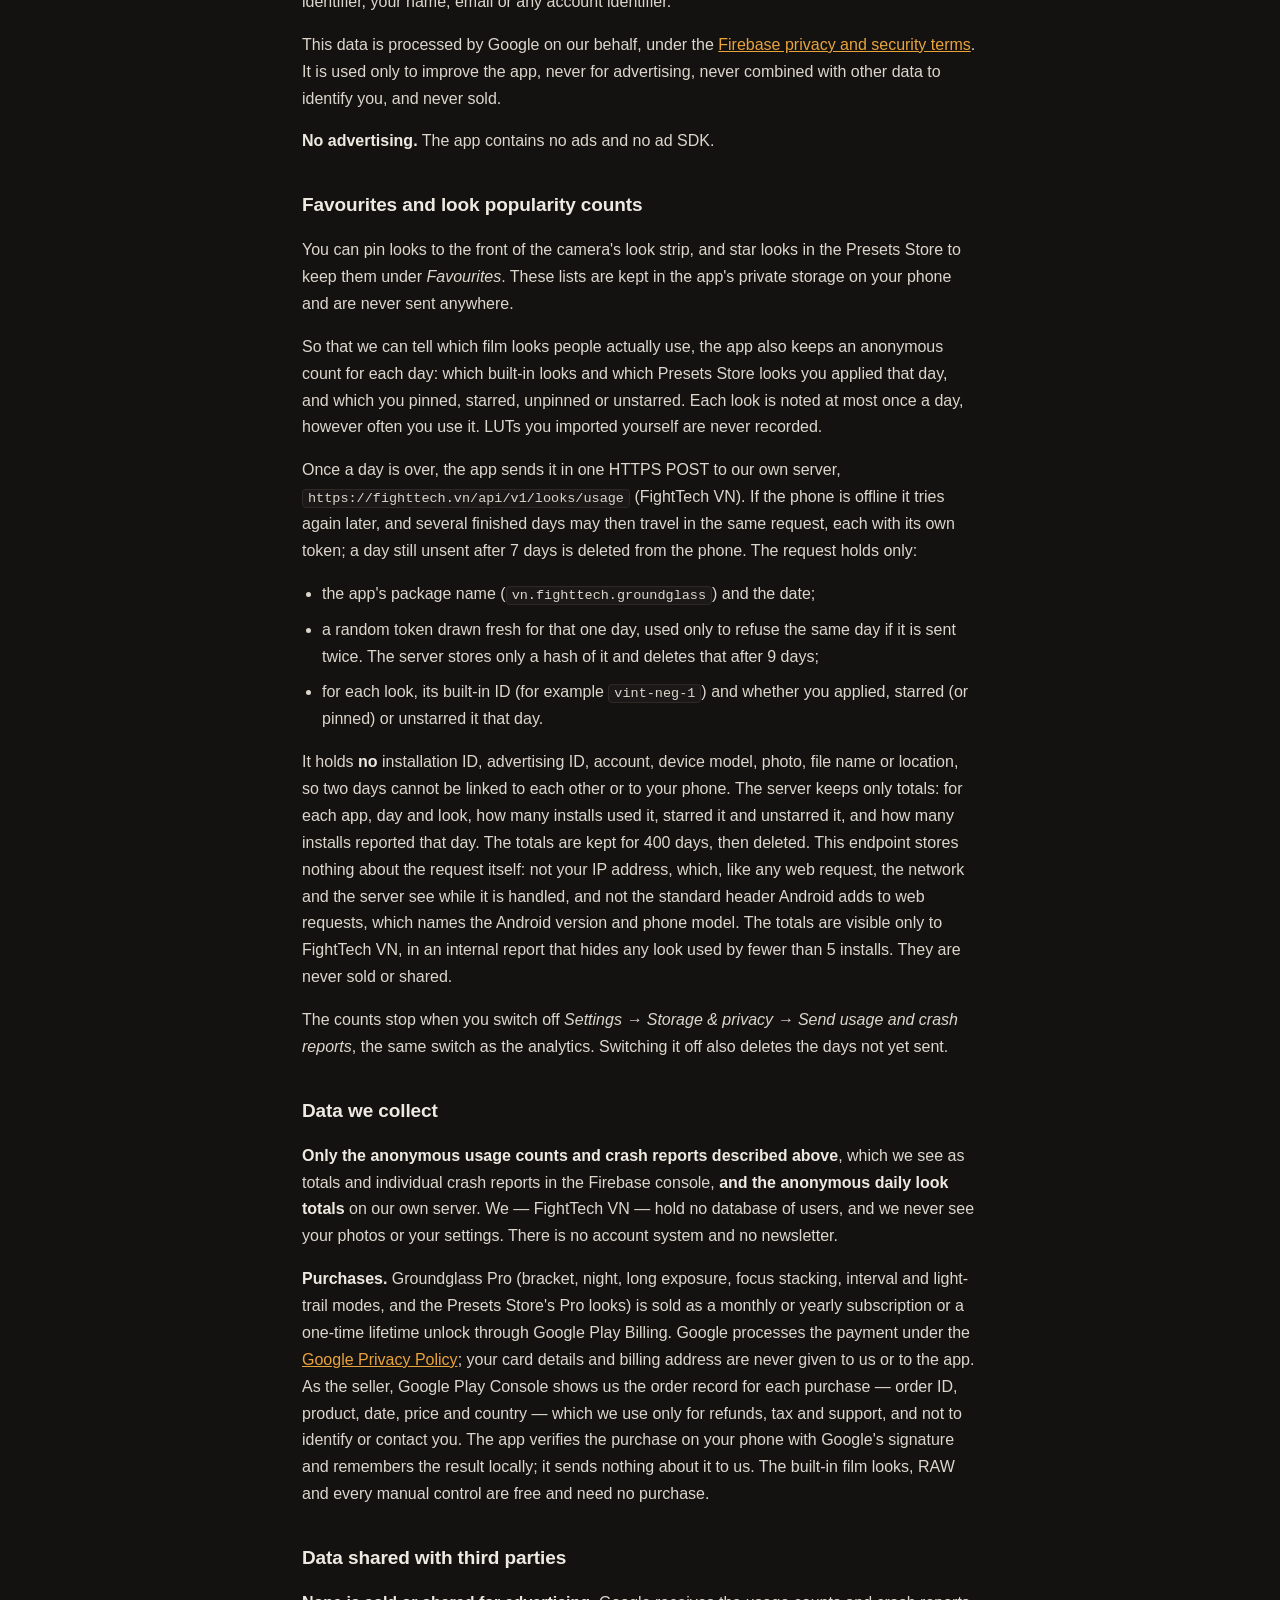
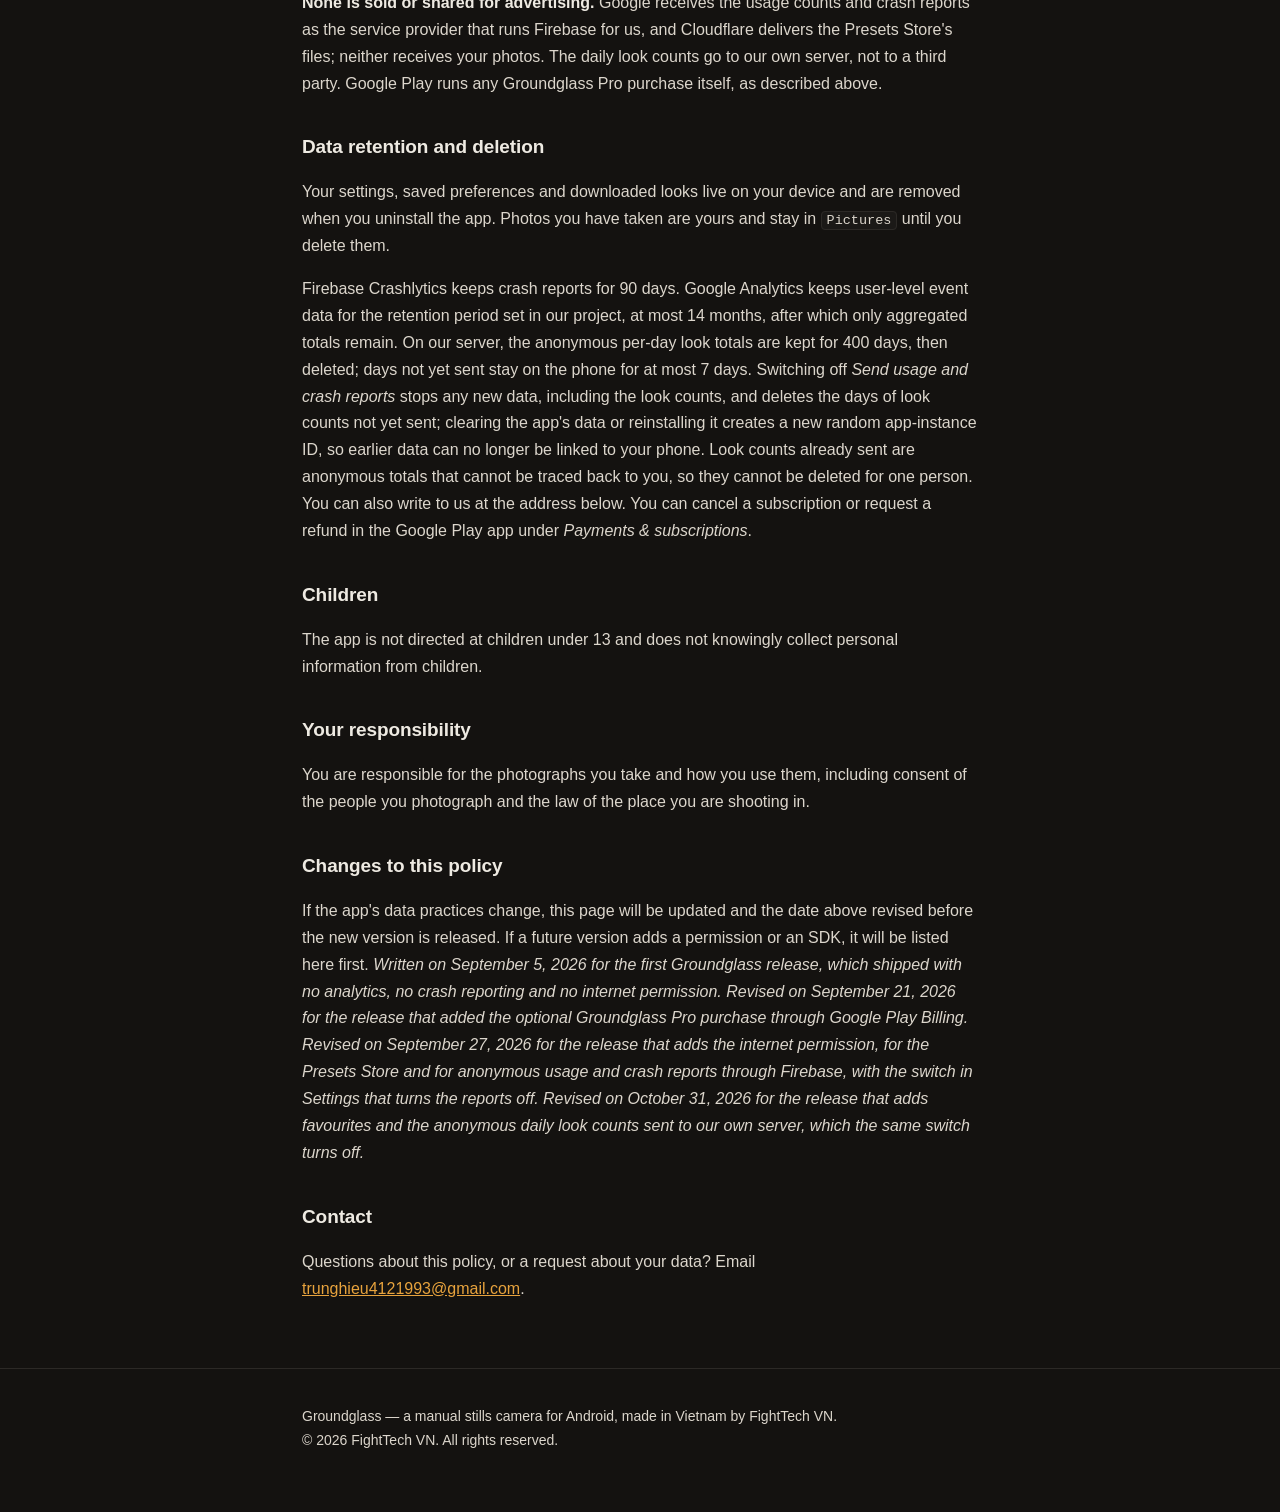
<file: groundglass-privacy.html>
<!DOCTYPE html>
<html lang="en">
<head>
<meta charset="UTF-8">
<meta name="viewport" content="width=device-width, initial-scale=1.0, viewport-fit=cover">
<title>Privacy Policy — Groundglass for Android</title>
<meta name="description" content="Groundglass privacy policy: what each permission is for, why photos and geotags stay on device, and the anonymous reports you can switch off.">
<link rel="canonical" href="https://trunghieuvn.github.io/groundglass/privacy.html">
<link rel="alternate" type="text/markdown" href="groundglass-privacy.md">
<meta name="robots" content="index, follow">
<meta name="theme-color" content="#141210">
<meta property="og:type" content="website">
<meta property="og:site_name" content="Groundglass">
<meta property="og:title" content="Privacy Policy — Groundglass for Android">
<meta property="og:description" content="What Groundglass accesses and why: camera, optional location for on-device EXIF geotagging, storage to save photos, internet for the Presets Store and optional anonymous crash reports. No account, no ads, no photo uploads.">
<meta property="og:url" content="https://trunghieuvn.github.io/groundglass/privacy.html">
<meta name="twitter:card" content="summary">
<meta name="twitter:title" content="Privacy Policy — Groundglass for Android">
<meta name="twitter:description" content="What Groundglass accesses and why: camera, optional location for on-device EXIF geotagging, storage to save photos, internet for the Presets Store. No account, no ads, no photo uploads.">

<!-- Groundglass now has its own site: https://trunghieuvn.github.io/groundglass/ ,
     and this policy lives there at /privacy.html. This page stays because the
     Groundglass version currently in Play review declares THIS url as its
     privacy policy, so it has to keep serving the same policy until that
     declaration is changed in the Play Console. Only then may it become a
     redirect. Canonical already points at the new home. Any edit to the policy
     must be made in BOTH copies, or the two urls will disagree.

     Self-contained on purpose. Groundglass is published by FightTech VN, a
     different developer account from the FilCam pages on this site, and a
     policy page wearing another app's header and nav would be misleading
     about who publishes what. Its palette is the app's own. -->
<style>
  :root {
    color-scheme: dark;
    --ink:   #141210;
    --panel: #1b1917;
    --paper: #EEEAE2;
    --muted: #A9A296;
    --amber: #E8A33D;
    --rule:  #2c2926;
  }
  * { box-sizing: border-box; }
  body {
    margin: 0;
    background: var(--ink);
    color: var(--paper);
    font: 16px/1.68 -apple-system, BlinkMacSystemFont, "Segoe UI", Roboto, Helvetica, Arial, sans-serif;
    -webkit-font-smoothing: antialiased;
  }
  .wrap { max-width: 720px; margin: 0 auto; padding: 0 22px; }
  header { border-bottom: 1px solid var(--rule); padding: 26px 0; }
  .brand { display: flex; align-items: center; gap: 11px; font-weight: 600; letter-spacing: .2px; }
  .brand svg { display: block; }
  .pkg { color: var(--muted); font-size: 13px; font-family: ui-monospace, SFMono-Regular, Menlo, monospace; }
  main { padding: 34px 0 10px; }
  h1 { font-size: 30px; line-height: 1.2; margin: 0 0 6px; letter-spacing: -.3px; }
  h2 { font-size: 19px; margin: 34px 0 10px; letter-spacing: -.1px; }
  .upd { color: var(--muted); font-size: 14px; margin: 0 0 26px; }
  p, li { color: #DCD6CC; }
  strong { color: var(--paper); }
  code {
    font-family: ui-monospace, SFMono-Regular, Menlo, monospace;
    font-size: 13.5px; background: var(--panel);
    border: 1px solid var(--rule); border-radius: 4px; padding: 1px 5px;
  }
  ul { padding-left: 20px; }
  li { margin: 9px 0; }
  a { color: var(--amber); }
  .moved {
    background: var(--panel); border: 1px solid var(--rule);
    border-radius: 8px; padding: 11px 15px; margin: 0 0 24px;
    color: var(--muted); font-size: 14.5px;
  }
  .lede {
    background: var(--panel); border: 1px solid var(--rule);
    border-left: 3px solid var(--amber); border-radius: 8px; padding: 15px 18px;
  }
  footer {
    border-top: 1px solid var(--rule); margin-top: 40px; padding: 22px 0 46px;
    color: var(--muted); font-size: 14px;
  }
</style>
</head>
<body>

<header>
  <div class="wrap brand">
    <svg viewBox="0 0 60 40" width="30" height="20" aria-hidden="true">
      <rect x="0" y="0" width="60" height="40" rx="4" fill="#E7E2D8"/>
      <circle cx="30" cy="20" r="14" fill="#B9B2A4"/>
      <circle cx="30" cy="20" r="9" fill="#8E877A"/>
      <rect x="21" y="19" width="18" height="2" fill="#141210"/>
      <path d="M6,6 h9 v2 h-7 v7 h-2 z M54,6 h-9 v2 h7 v7 h2 z M6,34 h9 v-2 h-7 v-7 h-2 z M54,34 h-9 v-2 h7 v-7 h2 z" fill="#E8A33D"/>
    </svg>
    Groundglass <span class="pkg">vn.fighttech.groundglass</span>
  </div>
</header>

<main>
<div class="wrap">
  <p class="moved">Groundglass has moved to
  <a href="https://trunghieuvn.github.io/groundglass/">trunghieuvn.github.io/groundglass</a>.
  This policy is also published there, at
  <a href="https://trunghieuvn.github.io/groundglass/privacy.html">/privacy.html</a>, and the two
  copies say the same thing.</p>

  <h1>Privacy Policy</h1>
  <p class="upd">Effective date: October 31, 2026</p>

  <p class="lede">Groundglass — published on Google Play as <em>Groundglass Manual Cam Pro RAW</em>, package <code>vn.fighttech.groundglass</code> — is a manual camera app for Android published by FightTech VN. In short: <strong>your photos are captured, processed and stored on your phone, they are never uploaded, and there is no account.</strong> The app uses the internet for three things only: downloading film looks from the Presets Store when you open it, sending anonymous usage counts and crash reports, and sending anonymous daily counts of which film looks were used to our own server; one switch in Settings turns off both the reports and the look counts. There are no ads and we do not sell any data.</p>

  <h2>What the app does</h2>
  <p>The app operates your phone's camera and writes the resulting image file to your own storage. Everything — exposure, focus, white balance, RAW conversion and the film looks — runs on your device's own CPU and GPU. There is no cloud processing, no user account and no sign-in. Nothing the app sends over the internet contains your photos or anything taken from them. It also talks to Google Play on your own phone, to show Pro prices, run a purchase you start, and check which purchases you own.</p>

  <h2>Permissions the app declares</h2>
  <p>These are the only permissions in the app's manifest. Android asks you for the runtime ones (camera, location) at the moment each is first needed, and you can revoke them later in <em>Settings → Apps → Groundglass → Permissions</em>.</p>
  <ul>
    <li><strong>Camera</strong> (<code>CAMERA</code>) — required. It is what runs the viewfinder and takes the photo. Without it the app cannot function. The camera feed is rendered on screen and written to the file you capture; it is never streamed anywhere.</li>
    <li><strong>Location, optional</strong> (<code>ACCESS_FINE_LOCATION</code>, <code>ACCESS_COARSE_LOCATION</code>) — used for one purpose only: writing GPS coordinates into the EXIF metadata of the photos you take, on the device. It is requested only if you switch on <em>Save location in photos</em> in the app's settings, which is off by default. The coordinates are stored inside your own image files and are not transmitted to us or to any third party. Leave the setting off and the app never asks for the permission and never reads your location. GPS hardware is declared as optional, so the app installs on phones without it.</li>
    <li><strong>Internet</strong> (<code>INTERNET</code>, <code>ACCESS_NETWORK_STATE</code>) — used for the Presets Store, for anonymous usage and crash reports, and for the anonymous daily <a href="#looks">look counts</a>, all described below. None of these is a runtime permission.</li>
    <li><strong>Google Play billing</strong> (<code>com.android.vending.BILLING</code>) — added by Google's Play Billing library for the optional Groundglass Pro purchase. It lets the app hand a purchase to the Google Play app on your phone.</li>
    <li><strong>Background upload and install source</strong> (<code>WAKE_LOCK</code>, <code>com.google.android.finsky.permission.BIND_GET_INSTALL_REFERRER_SERVICE</code>) — added by the Firebase SDKs. The first lets a usage or crash report that is already queued finish sending if the screen turns off; the second lets the analytics SDK read, once, which Google Play listing the app was installed from, used only for aggregate install counts and never for advertising. Neither is a runtime permission, and both stop being used when you switch the reports off.</li>
    <li><strong>Storage, on older Android only</strong> (<code>WRITE_EXTERNAL_STORAGE</code>, declared with <code>maxSdkVersion="28"</code>) — needed on Android 9 and earlier to save your photos into the shared Pictures library. On Android 10 and newer the app writes through the system MediaStore and this permission is neither declared nor requested. The app does not ask for broad access to read your existing photo library.</li>
  </ul>
  <p>The app declares no contacts, microphone, phone, calendar, SMS or background-location permission, and no "all files access". It also declares <strong>no advertising permission</strong>: <code>AD_ID</code> and the Android Ad Services permissions are explicitly removed from the build, and advertising-ID collection is switched off in the analytics SDK, so the app cannot read your advertising identifier.</p>

  <h2>Your photos and where they go</h2>
  <p>Photos are written into a folder inside your device's public <code>Pictures</code> directory — <code>Pictures/Groundglass</code> by default, or whichever folder name you set — and registered with your media library so Gallery and other apps can see them. You choose the file format (JPEG, plus RAW DNG on devices whose sensor supports it), the quality and the filename pattern. Photos you take belong to you and stay on your device until you move or delete them; uninstalling the app does not delete them.</p>
  <p>The image files carry standard EXIF metadata written by the app — exposure time, ISO, aperture, focal length, white balance, orientation, the date and time from your device, and GPS coordinates if and only if you enabled geotagging. That metadata travels inside the file, so bear it in mind before sharing a photo publicly. It is written locally; we never see it.</p>

  <h2>The Presets Store</h2>
  <p>When you open the Presets Store, the app downloads the store's catalogue and the before/after sample pictures, and, when you pick a look, that look's colour file. They come from our content server, which is delivered through Cloudflare's network. These are plain file downloads: like any web request they reveal your IP address and a standard app user-agent to that server, and they carry no account, no device identifier and nothing from your photos. If you preview a look on your own photos, the preview is rendered on your phone; the photo is never uploaded. Looks you download are kept on your phone. If you never open the store, the app never contacts it.</p>

  <h2>Analytics and crash reporting</h2>
  <p>The app uses <strong>Google Analytics for Firebase</strong> and <strong>Firebase Crashlytics</strong>, both provided by Google, to learn which features get used and to fix crashes. Both are on by default and both stop when you switch off <em>Settings → Storage &amp; privacy → Send usage and crash reports</em>; the choice is remembered across launches. The same switch also stops the <a href="#looks">look counts</a>.</p>
  <ul>
    <li><strong>Usage counts</strong> — which screens and camera settings are used (for example that a drive mode was chosen, that a photo was saved or shared and whether it worked, or that the paywall was opened and a purchase started, was pending, finished, failed or was cancelled, with the product ID; and whether Pro is active), the app version, the phone model, Android version, language and country, and a random app-instance ID that Firebase creates on install. Country is derived by Google from the connection; Google Analytics does not log or store IP addresses.</li>
    <li><strong>Crash reports</strong> — when the app fails, or hits an error it recovers from (the camera failing to open, a photo that could not be saved, a LUT that could not be loaded), the stack trace and the part of the app where it happened, the phone model, Android version, free memory and disk space, orientation, a random Crashlytics installation ID, and the list of app events that led up to it.</li>
  </ul>
  <p><strong>What is never sent:</strong> your photographs or any part of one, thumbnails, file names, folder names, your GPS location or geotags, the contents of your media library, your advertising identifier, your name, email or any account identifier.</p>
  <p>This data is processed by Google on our behalf, under the <a href="https://firebase.google.com/support/privacy">Firebase privacy and security terms</a>. It is used only to improve the app, never for advertising, never combined with other data to identify you, and never sold.</p>
  <p><strong>No advertising.</strong> The app contains no ads and no ad SDK.</p>

  <h2 id="looks">Favourites and look popularity counts</h2>
  <p>You can pin looks to the front of the camera's look strip, and star looks in the Presets Store to keep them under <em>Favourites</em>. These lists are kept in the app's private storage on your phone and are never sent anywhere.</p>
  <p>So that we can tell which film looks people actually use, the app also keeps an anonymous count for each day: which built-in looks and which Presets Store looks you applied that day, and which you pinned, starred, unpinned or unstarred. Each look is noted at most once a day, however often you use it. LUTs you imported yourself are never recorded.</p>
  <p>Once a day is over, the app sends it in one HTTPS POST to our own server, <code>https://fighttech.vn/api/v1/looks/usage</code> (FightTech VN). If the phone is offline it tries again later, and several finished days may then travel in the same request, each with its own token; a day still unsent after 7 days is deleted from the phone. The request holds only:</p>
  <ul>
    <li>the app's package name (<code>vn.fighttech.groundglass</code>) and the date;</li>
    <li>a random token drawn fresh for that one day, used only to refuse the same day if it is sent twice. The server stores only a hash of it and deletes that after 9 days;</li>
    <li>for each look, its built-in ID (for example <code>vint-neg-1</code>) and whether you applied, starred (or pinned) or unstarred it that day.</li>
  </ul>
  <p>It holds <strong>no</strong> installation ID, advertising ID, account, device model, photo, file name or location, so two days cannot be linked to each other or to your phone. The server keeps only totals: for each app, day and look, how many installs used it, starred it and unstarred it, and how many installs reported that day. The totals are kept for 400 days, then deleted. This endpoint stores nothing about the request itself: not your IP address, which, like any web request, the network and the server see while it is handled, and not the standard header Android adds to web requests, which names the Android version and phone model. The totals are visible only to FightTech VN, in an internal report that hides any look used by fewer than 5 installs. They are never sold or shared.</p>
  <p>The counts stop when you switch off <em>Settings → Storage &amp; privacy → Send usage and crash reports</em>, the same switch as the analytics. Switching it off also deletes the days not yet sent.</p>

  <h2>Data we collect</h2>
  <p><strong>Only the anonymous usage counts and crash reports described above</strong>, which we see as totals and individual crash reports in the Firebase console, <strong>and the anonymous daily look totals</strong> on our own server. We — FightTech VN — hold no database of users, and we never see your photos or your settings. There is no account system and no newsletter.</p>
  <p><strong>Purchases.</strong> Groundglass Pro (bracket, night, long exposure, focus stacking, interval and light-trail modes, and the Presets Store's Pro looks) is sold as a monthly or yearly subscription or a one-time lifetime unlock through Google Play Billing. Google processes the payment under the <a href="https://policies.google.com/privacy">Google Privacy Policy</a>; your card details and billing address are never given to us or to the app. As the seller, Google Play Console shows us the order record for each purchase — order ID, product, date, price and country — which we use only for refunds, tax and support, and not to identify or contact you. The app verifies the purchase on your phone with Google's signature and remembers the result locally; it sends nothing about it to us. The built-in film looks, RAW and every manual control are free and need no purchase.</p>

  <h2>Data shared with third parties</h2>
  <p><strong>None is sold or shared for advertising.</strong> Google receives the usage counts and crash reports as the service provider that runs Firebase for us, and Cloudflare delivers the Presets Store's files; neither receives your photos. The daily look counts go to our own server, not to a third party. Google Play runs any Groundglass Pro purchase itself, as described above.</p>

  <h2>Data retention and deletion</h2>
  <p>Your settings, saved preferences and downloaded looks live on your device and are removed when you uninstall the app. Photos you have taken are yours and stay in <code>Pictures</code> until you delete them.</p>
  <p>Firebase Crashlytics keeps crash reports for 90 days. Google Analytics keeps user-level event data for the retention period set in our project, at most 14 months, after which only aggregated totals remain. On our server, the anonymous per-day look totals are kept for 400 days, then deleted; days not yet sent stay on the phone for at most 7 days. Switching off <em>Send usage and crash reports</em> stops any new data, including the look counts, and deletes the days of look counts not yet sent; clearing the app's data or reinstalling it creates a new random app-instance ID, so earlier data can no longer be linked to your phone. Look counts already sent are anonymous totals that cannot be traced back to you, so they cannot be deleted for one person. You can also write to us at the address below. You can cancel a subscription or request a refund in the Google Play app under <em>Payments &amp; subscriptions</em>.</p>

  <h2>Children</h2>
  <p>The app is not directed at children under 13 and does not knowingly collect personal information from children.</p>

  <h2>Your responsibility</h2>
  <p>You are responsible for the photographs you take and how you use them, including consent of the people you photograph and the law of the place you are shooting in.</p>

  <h2>Changes to this policy</h2>
  <p>If the app's data practices change, this page will be updated and the date above revised before the new version is released. If a future version adds a permission or an SDK, it will be listed here first. <em>Written on September 5, 2026 for the first Groundglass release, which shipped with no analytics, no crash reporting and no internet permission. Revised on September 21, 2026 for the release that added the optional Groundglass Pro purchase through Google Play Billing. Revised on September 27, 2026 for the release that adds the internet permission, for the Presets Store and for anonymous usage and crash reports through Firebase, with the switch in Settings that turns the reports off. Revised on October 31, 2026 for the release that adds favourites and the anonymous daily look counts sent to our own server, which the same switch turns off.</em></p>

  <h2>Contact</h2>
  <p>Questions about this policy, or a request about your data? Email <a href="mailto:trunghieu4121993@gmail.com">trunghieu4121993@gmail.com</a>.</p>
</div>
</main>

<footer>
  <div class="wrap">
    <p>Groundglass — a manual stills camera for Android, made in Vietnam by FightTech VN.<br>
    © 2026 FightTech VN. All rights reserved.</p>
  </div>
</footer>

</body>
</html>
</file>
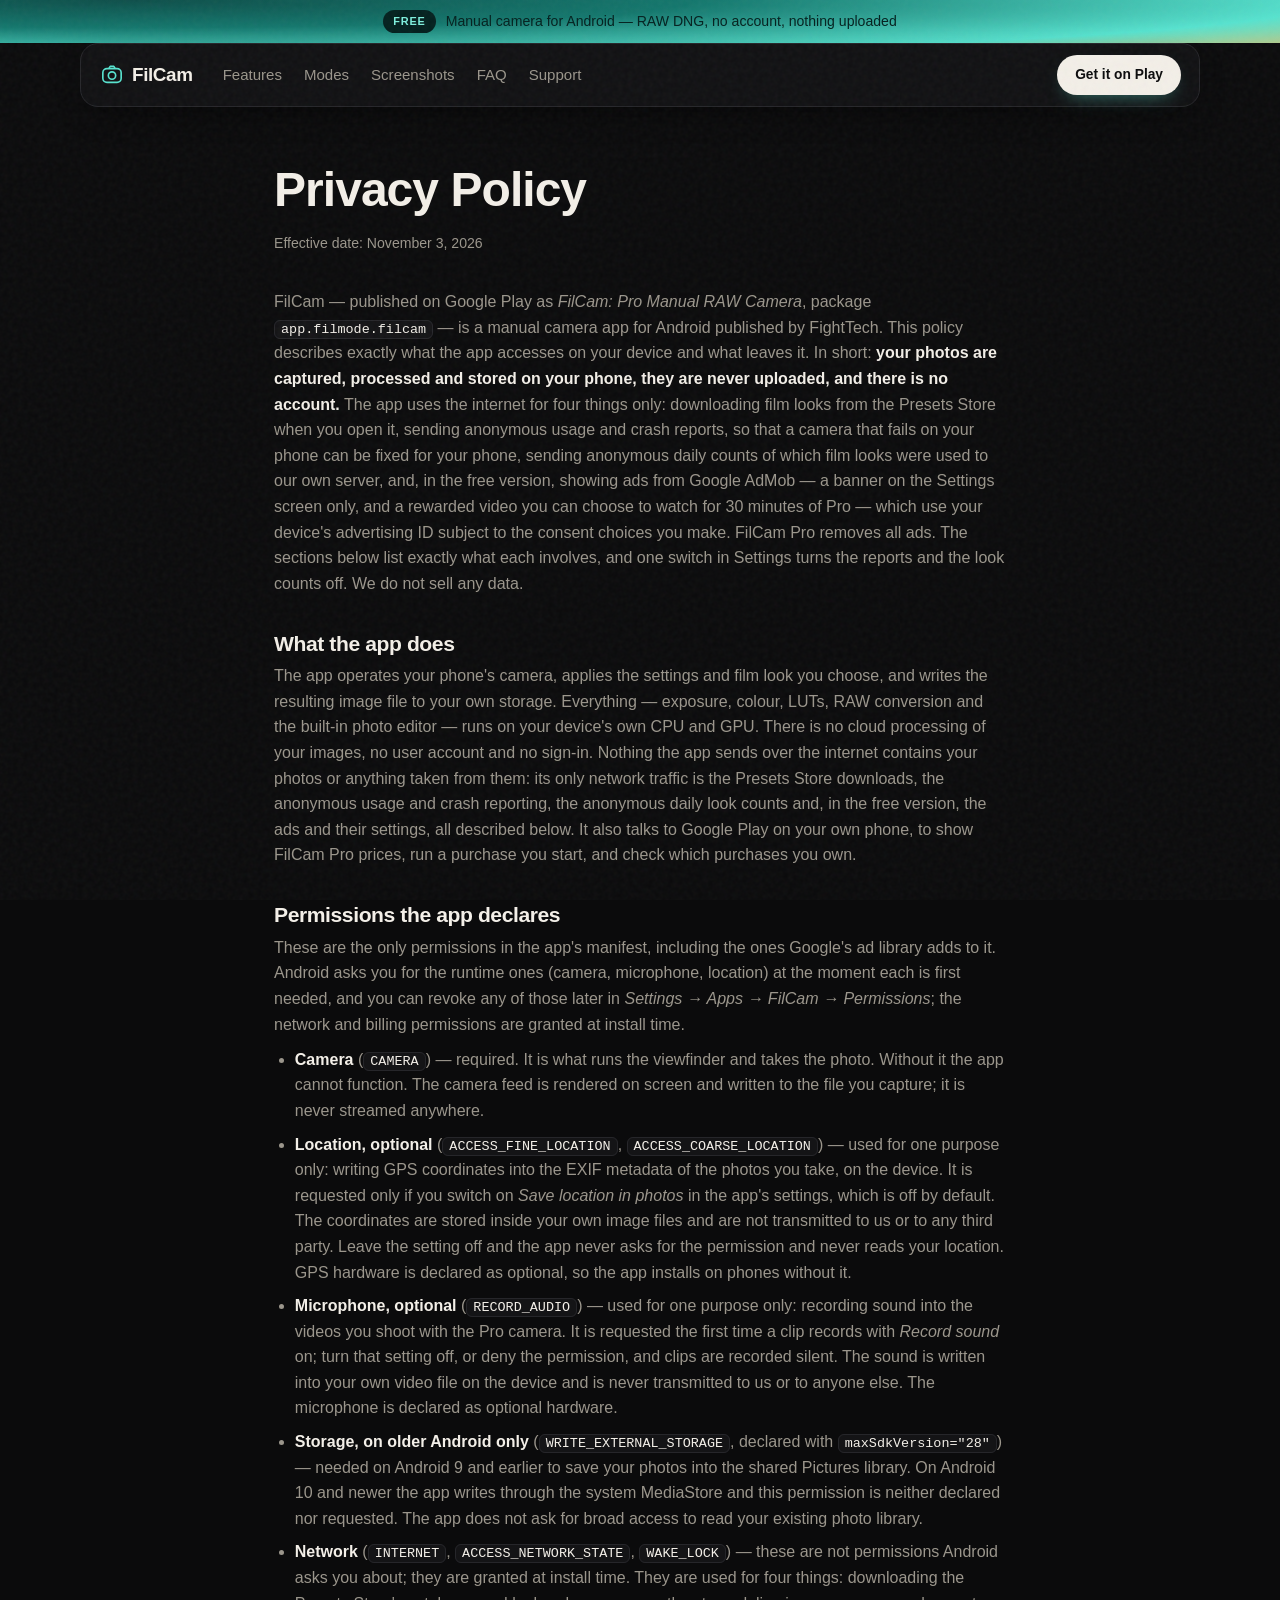
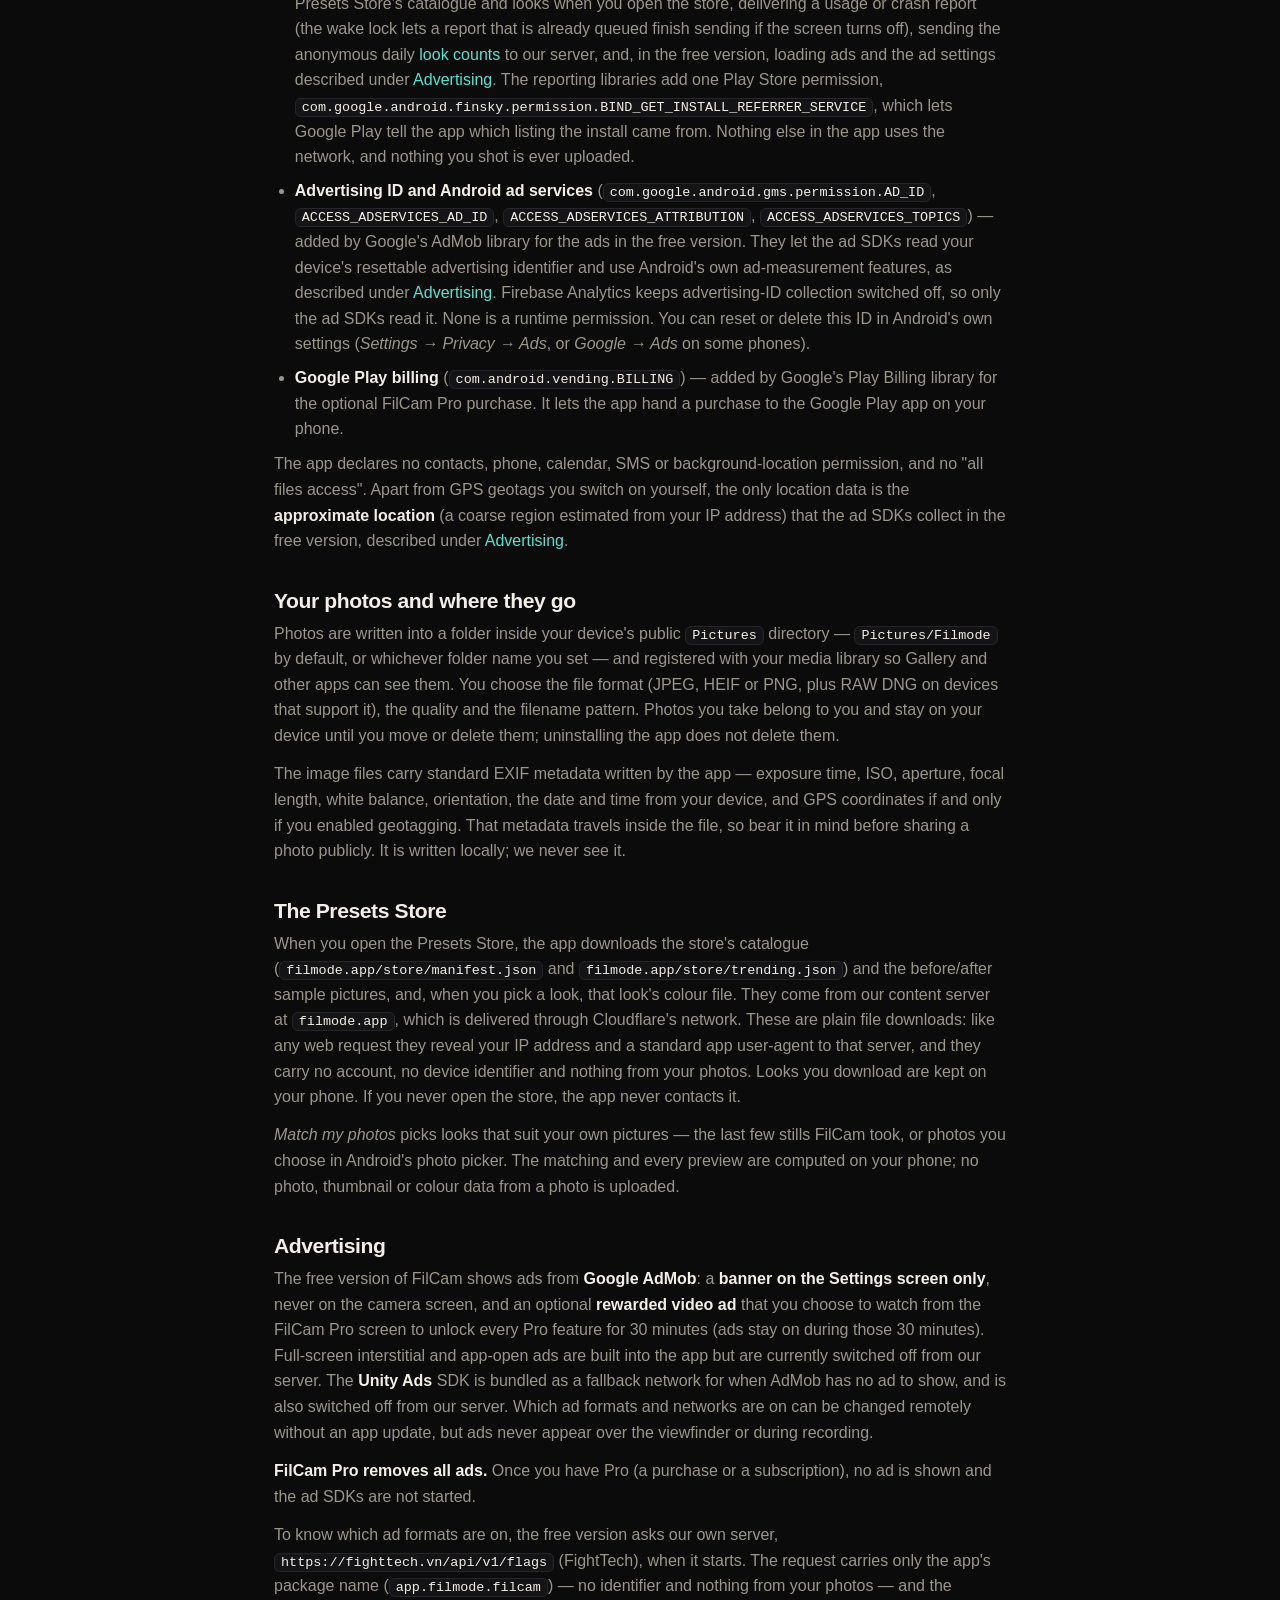
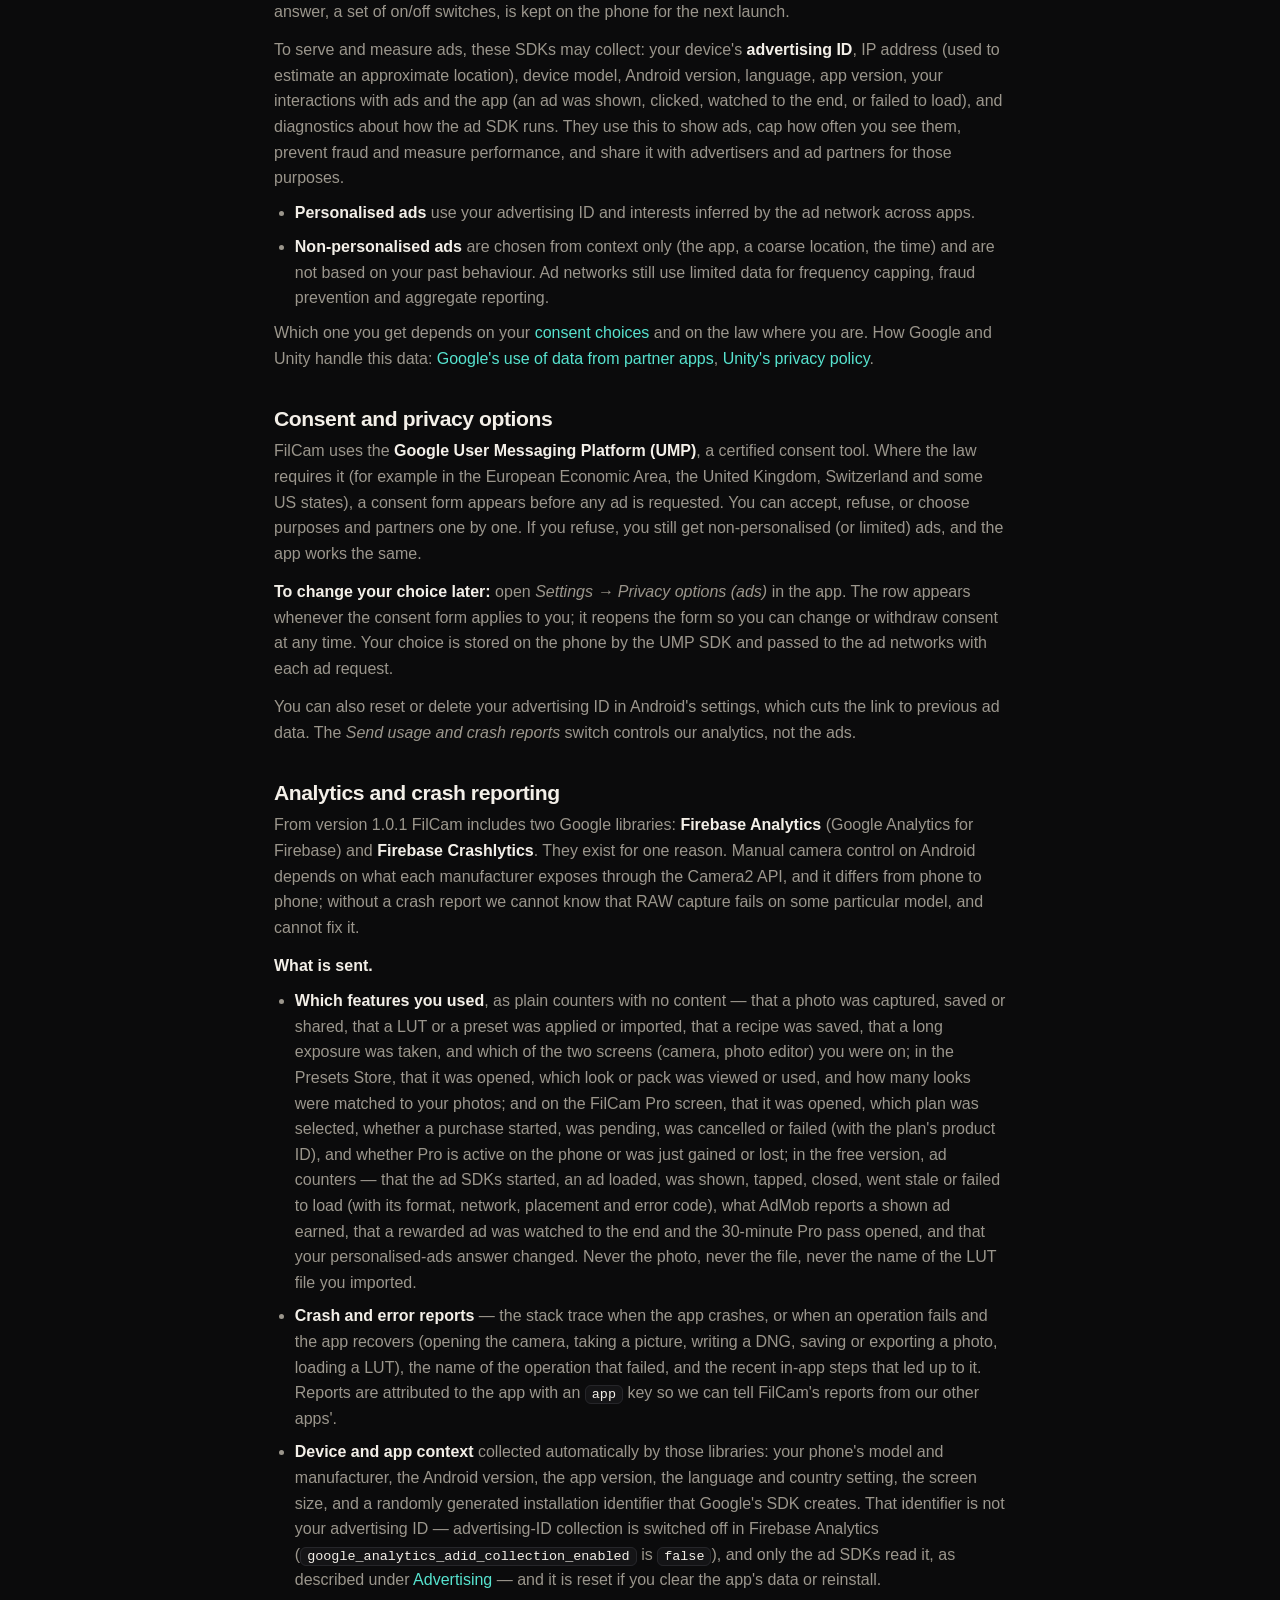
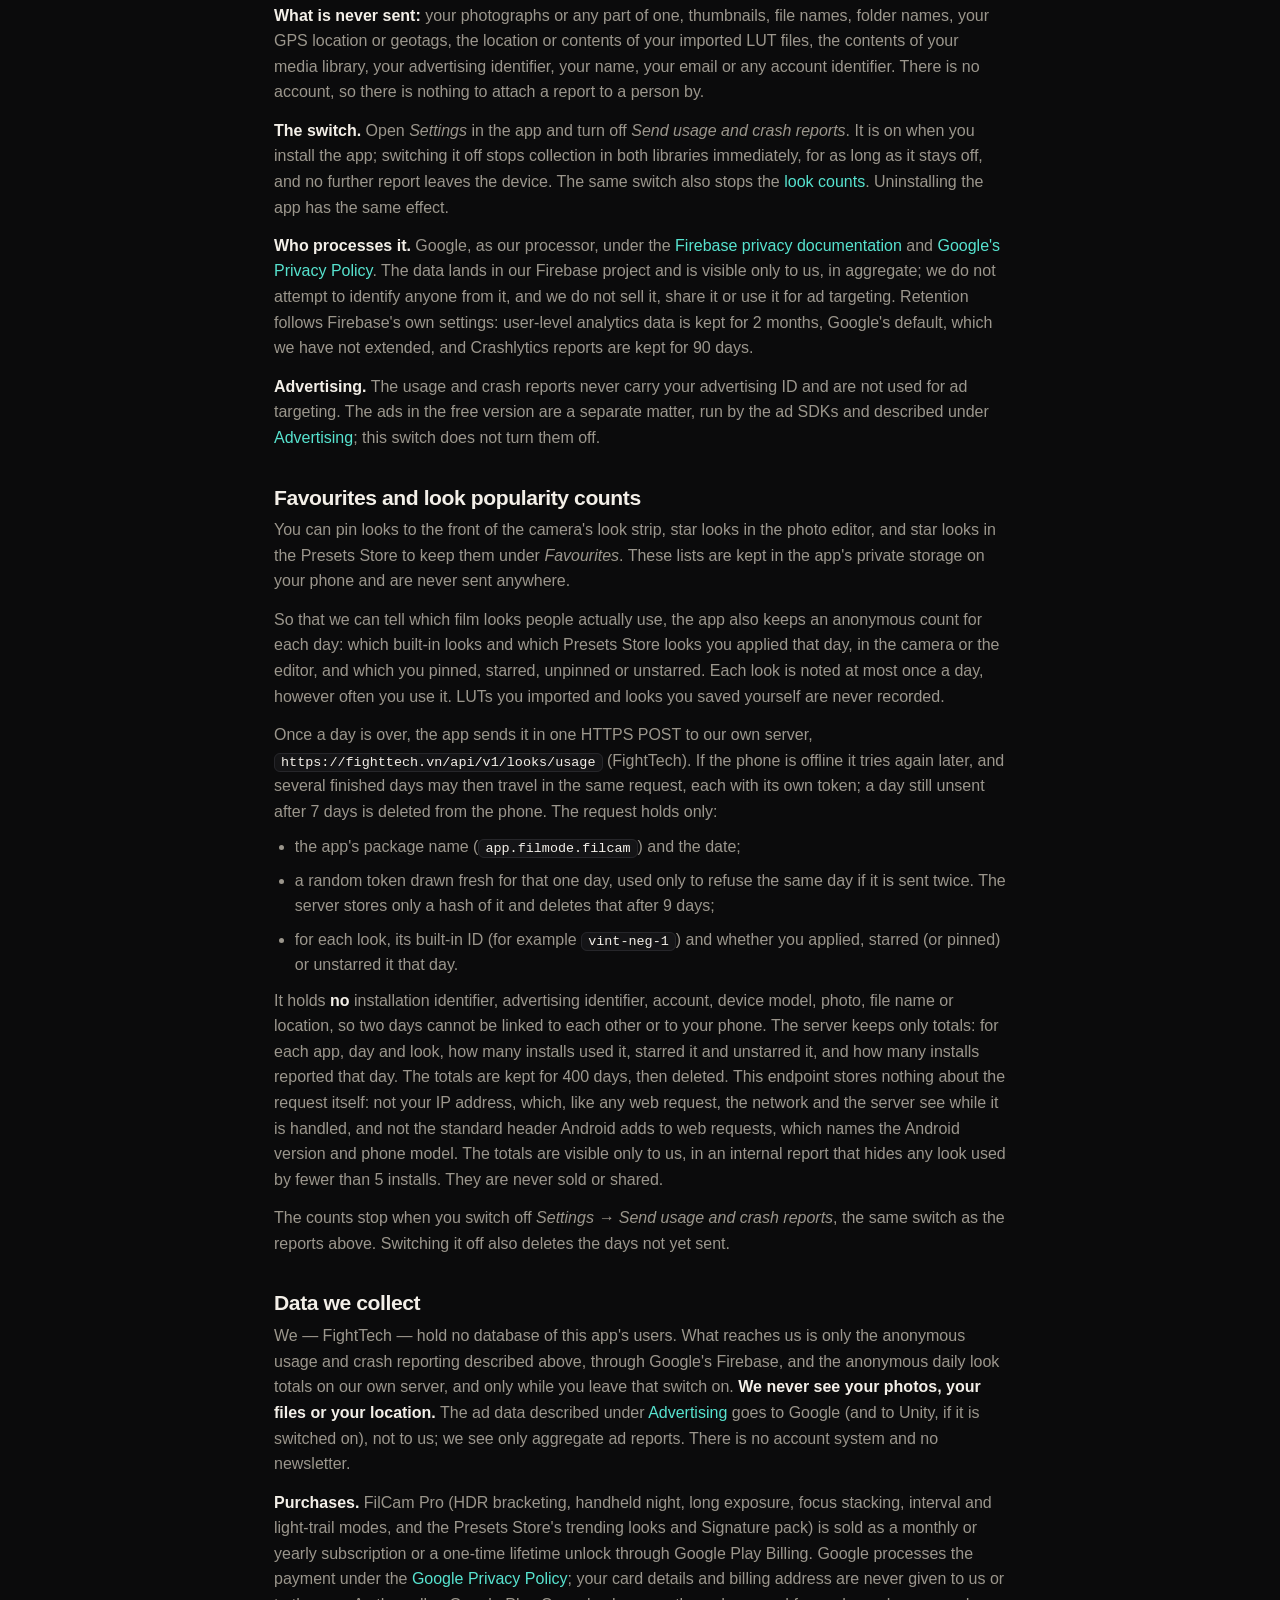
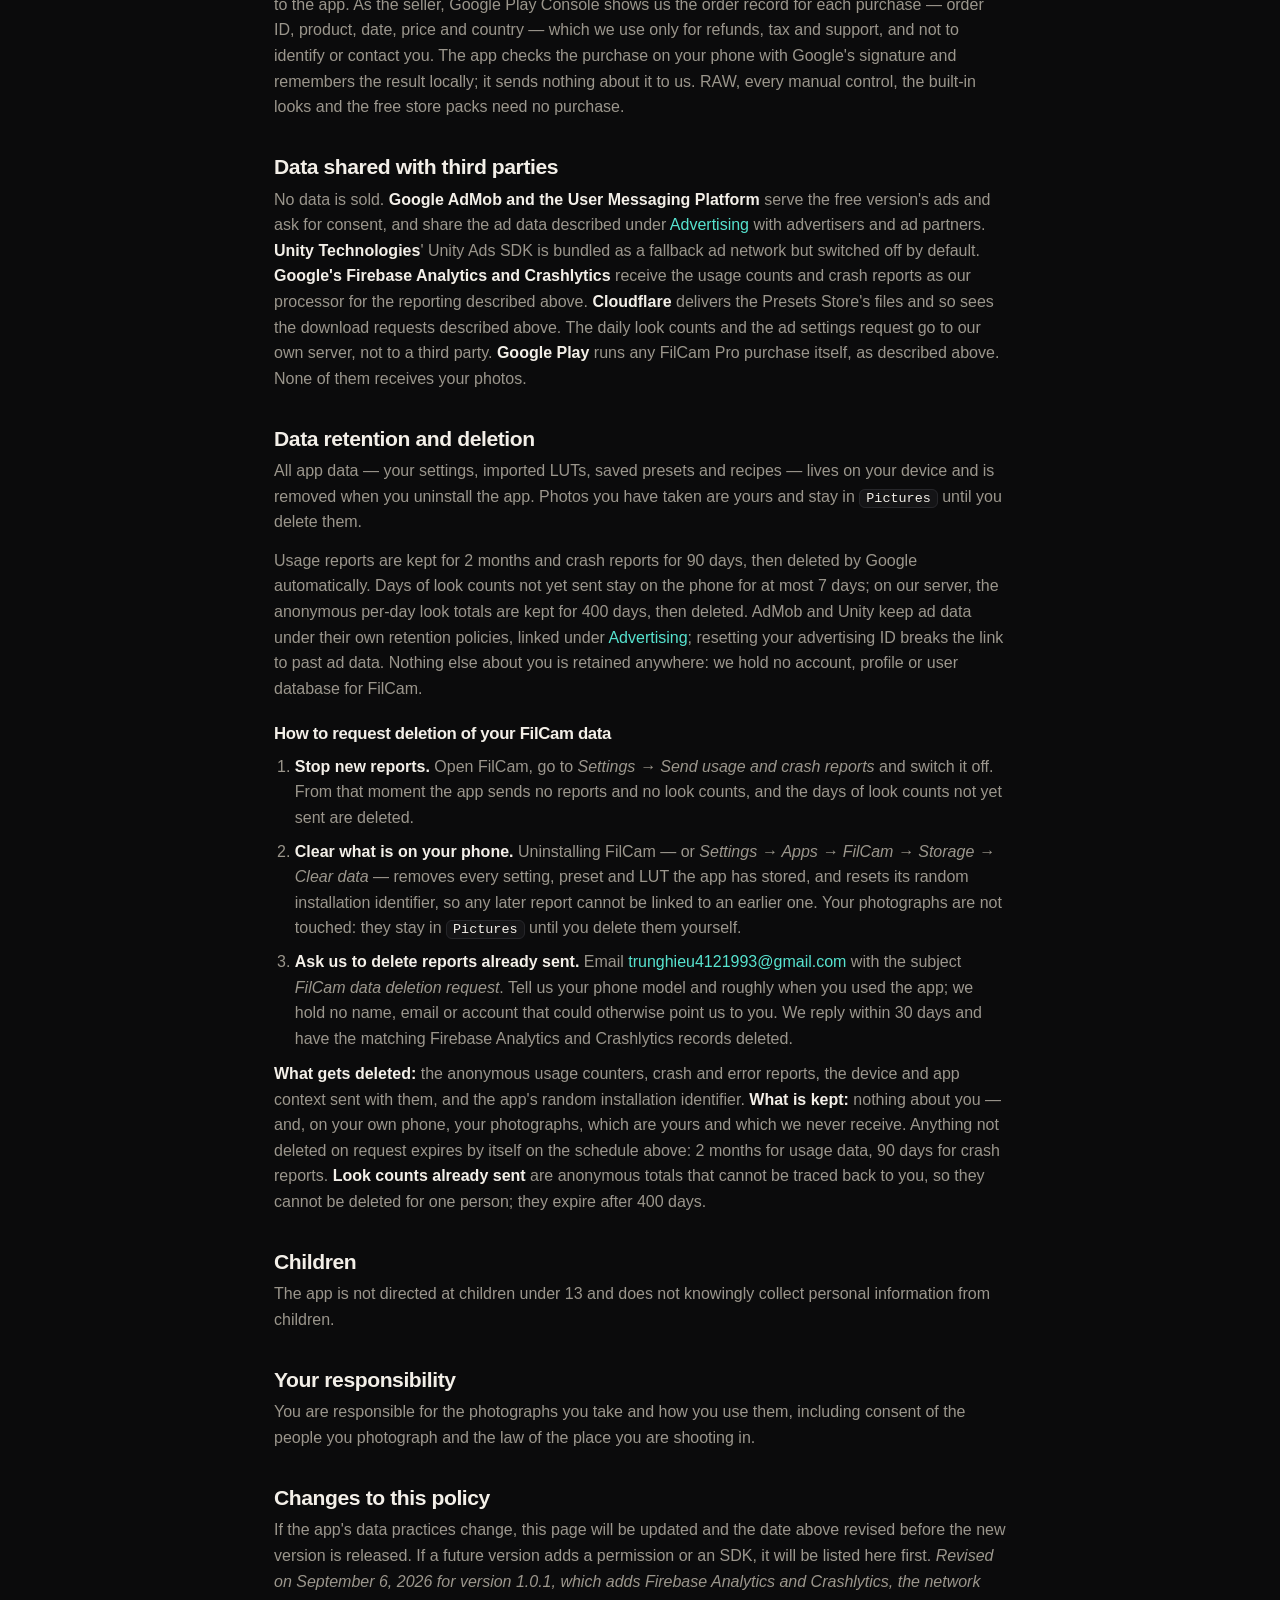
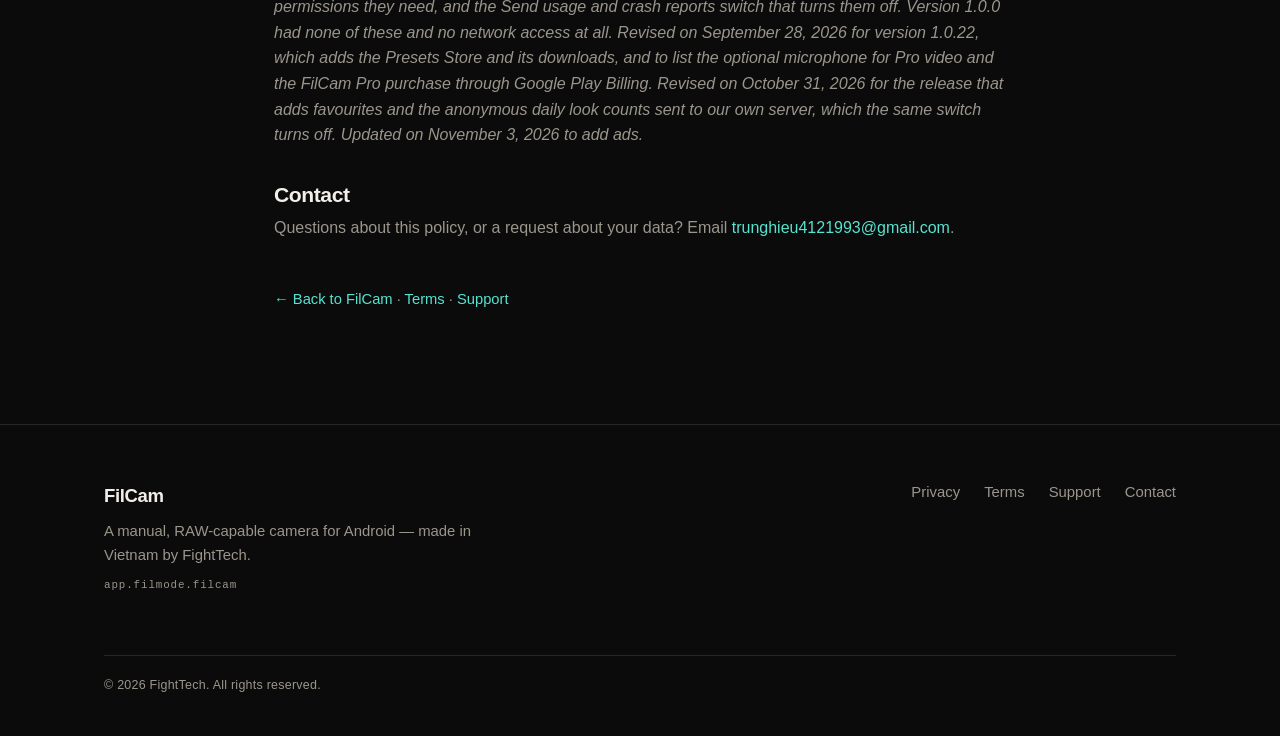
<file: privacy.html>
<!DOCTYPE html>
<html lang="en">
<head>
<meta charset="UTF-8">
<meta name="viewport" content="width=device-width, initial-scale=1.0, viewport-fit=cover">
<title>Privacy Policy — FilCam for Android</title>
<meta name="description" content="FilCam privacy policy: what each permission is for, why photos and geotags stay on your device, and what the free version's ads and usage reports send.">
<link rel="canonical" href="https://trunghieuvn.github.io/filmode-camera/privacy.html">
<link rel="alternate" type="text/markdown" href="privacy.md">
<meta name="robots" content="index, follow">
<meta name="theme-color" content="#0B0B0C">
<meta property="og:type" content="website">
<meta property="og:site_name" content="FilCam">
<meta property="og:title" content="Privacy Policy — FilCam for Android">
<meta property="og:description" content="What FilCam accesses and why: camera, optional microphone for video sound and location for on-device EXIF geotagging, storage to save photos, and the Presets Store downloads. No account, no photo uploads, ads only in the free version, and one switch for the anonymous usage and crash reporting.">
<meta property="og:url" content="https://trunghieuvn.github.io/filmode-camera/privacy.html">
<meta property="og:image" content="https://trunghieuvn.github.io/filmode-camera/assets/icon.png">
<meta name="twitter:card" content="summary">
<meta name="twitter:title" content="Privacy Policy — FilCam for Android">
<meta name="twitter:description" content="What FilCam accesses and why: camera, optional location for on-device EXIF geotagging, storage to save photos. No account, no photo uploads, ads only in the free version.">
<meta name="twitter:image" content="https://trunghieuvn.github.io/filmode-camera/assets/icon.png">
<link rel="icon" type="image/svg+xml" href="assets/favicon.svg">
<link rel="apple-touch-icon" href="assets/icon.png">
<link rel="stylesheet" href="css/style.css?v=4e397797">
</head>
<body>

<div class="topbar">
  <span class="topbar-pill">FREE</span>
  <span>Manual camera for Android — RAW DNG, no account, nothing uploaded</span>
</div>

<header class="site-header">
  <div class="container header-inner">
    <a class="wordmark" href="index.html" aria-label="FilCam home">
      <svg class="wordmark-bubble" viewBox="0 0 24 24" width="22" height="22" aria-hidden="true"><rect x="2" y="5" width="20" height="15" rx="4.5" fill="none" stroke="currentColor" stroke-width="1.8"/><path d="M8.5 5 10 2.6h4L15.5 5" fill="none" stroke="currentColor" stroke-width="1.8" stroke-linejoin="round"/><circle cx="12" cy="12.6" r="4" fill="none" stroke="currentColor" stroke-width="1.8"/></svg>
      FilCam
    </a>
    <nav class="site-nav" aria-label="Main">
      <a href="index.html#features">Features</a>
      <a href="index.html#modes">Modes</a>
      <a href="index.html#screenshots">Screenshots</a>
      <a href="index.html#faq">FAQ</a>
      <a href="support.html">Support</a>
    </nav>
    <div class="header-actions">
      <a class="btn btn-solid btn-small" href="https://play.google.com/store/apps/details?id=app.filmode.filcam" rel="noopener">Get it on Play</a>
    </div>
  </div>
</header>

<main id="top">
<section class="prose">
  <div class="container container-narrow">
    <h1>Privacy Policy</h1>
    <p class="upd">Effective date: November 3, 2026</p>

    <p>FilCam — published on Google Play as <em>FilCam: Pro Manual RAW Camera</em>, package <code>app.filmode.filcam</code> — is a manual camera app for Android published by FightTech. This policy describes exactly what the app accesses on your device and what leaves it. In short: <strong>your photos are captured, processed and stored on your phone, they are never uploaded, and there is no account.</strong> The app uses the internet for four things only: downloading film looks from the Presets Store when you open it, sending anonymous usage and crash reports, so that a camera that fails on your phone can be fixed for your phone, sending anonymous daily counts of which film looks were used to our own server, and, in the free version, showing ads from Google AdMob — a banner on the Settings screen only, and a rewarded video you can choose to watch for 30 minutes of Pro — which use your device's advertising ID subject to the consent choices you make. FilCam Pro removes all ads. The sections below list exactly what each involves, and one switch in Settings turns the reports and the look counts off. We do not sell any data.</p>

    <h2>What the app does</h2>
    <p>The app operates your phone's camera, applies the settings and film look you choose, and writes the resulting image file to your own storage. Everything — exposure, colour, LUTs, RAW conversion and the built-in photo editor — runs on your device's own CPU and GPU. There is no cloud processing of your images, no user account and no sign-in. Nothing the app sends over the internet contains your photos or anything taken from them: its only network traffic is the Presets Store downloads, the anonymous usage and crash reporting, the anonymous daily look counts and, in the free version, the ads and their settings, all described below. It also talks to Google Play on your own phone, to show FilCam Pro prices, run a purchase you start, and check which purchases you own.</p>

    <h2>Permissions the app declares</h2>
    <p>These are the only permissions in the app's manifest, including the ones Google's ad library adds to it. Android asks you for the runtime ones (camera, microphone, location) at the moment each is first needed, and you can revoke any of those later in <em>Settings → Apps → FilCam → Permissions</em>; the network and billing permissions are granted at install time.</p>
    <ul>
      <li><strong>Camera</strong> (<code>CAMERA</code>) — required. It is what runs the viewfinder and takes the photo. Without it the app cannot function. The camera feed is rendered on screen and written to the file you capture; it is never streamed anywhere.</li>
      <li><strong>Location, optional</strong> (<code>ACCESS_FINE_LOCATION</code>, <code>ACCESS_COARSE_LOCATION</code>) — used for one purpose only: writing GPS coordinates into the EXIF metadata of the photos you take, on the device. It is requested only if you switch on <em>Save location in photos</em> in the app's settings, which is off by default. The coordinates are stored inside your own image files and are not transmitted to us or to any third party. Leave the setting off and the app never asks for the permission and never reads your location. GPS hardware is declared as optional, so the app installs on phones without it.</li>
      <li><strong>Microphone, optional</strong> (<code>RECORD_AUDIO</code>) — used for one purpose only: recording sound into the videos you shoot with the Pro camera. It is requested the first time a clip records with <em>Record sound</em> on; turn that setting off, or deny the permission, and clips are recorded silent. The sound is written into your own video file on the device and is never transmitted to us or to anyone else. The microphone is declared as optional hardware.</li>
      <li><strong>Storage, on older Android only</strong> (<code>WRITE_EXTERNAL_STORAGE</code>, declared with <code>maxSdkVersion="28"</code>) — needed on Android 9 and earlier to save your photos into the shared Pictures library. On Android 10 and newer the app writes through the system MediaStore and this permission is neither declared nor requested. The app does not ask for broad access to read your existing photo library.</li>
      <li><strong>Network</strong> (<code>INTERNET</code>, <code>ACCESS_NETWORK_STATE</code>, <code>WAKE_LOCK</code>) — these are not permissions Android asks you about; they are granted at install time. They are used for four things: downloading the Presets Store's catalogue and looks when you open the store, delivering a usage or crash report (the wake lock lets a report that is already queued finish sending if the screen turns off), sending the anonymous daily <a href="#looks">look counts</a> to our server, and, in the free version, loading ads and the ad settings described under <a href="#ads">Advertising</a>. The reporting libraries add one Play Store permission, <code>com.google.android.finsky.permission.BIND_GET_INSTALL_REFERRER_SERVICE</code>, which lets Google Play tell the app which listing the install came from. Nothing else in the app uses the network, and nothing you shot is ever uploaded.</li>
      <li><strong>Advertising ID and Android ad services</strong> (<code>com.google.android.gms.permission.AD_ID</code>, <code>ACCESS_ADSERVICES_AD_ID</code>, <code>ACCESS_ADSERVICES_ATTRIBUTION</code>, <code>ACCESS_ADSERVICES_TOPICS</code>) — added by Google's AdMob library for the ads in the free version. They let the ad SDKs read your device's resettable advertising identifier and use Android's own ad-measurement features, as described under <a href="#ads">Advertising</a>. Firebase Analytics keeps advertising-ID collection switched off, so only the ad SDKs read it. None is a runtime permission. You can reset or delete this ID in Android's own settings (<em>Settings → Privacy → Ads</em>, or <em>Google → Ads</em> on some phones).</li>
      <li><strong>Google Play billing</strong> (<code>com.android.vending.BILLING</code>) — added by Google's Play Billing library for the optional FilCam Pro purchase. It lets the app hand a purchase to the Google Play app on your phone.</li>
    </ul>
    <p>The app declares no contacts, phone, calendar, SMS or background-location permission, and no "all files access". Apart from GPS geotags you switch on yourself, the only location data is the <strong>approximate location</strong> (a coarse region estimated from your IP address) that the ad SDKs collect in the free version, described under <a href="#ads">Advertising</a>.</p>

    <h2>Your photos and where they go</h2>
    <p>Photos are written into a folder inside your device's public <code>Pictures</code> directory — <code>Pictures/Filmode</code> by default, or whichever folder name you set — and registered with your media library so Gallery and other apps can see them. You choose the file format (JPEG, HEIF or PNG, plus RAW DNG on devices that support it), the quality and the filename pattern. Photos you take belong to you and stay on your device until you move or delete them; uninstalling the app does not delete them.</p>
    <p>The image files carry standard EXIF metadata written by the app — exposure time, ISO, aperture, focal length, white balance, orientation, the date and time from your device, and GPS coordinates if and only if you enabled geotagging. That metadata travels inside the file, so bear it in mind before sharing a photo publicly. It is written locally; we never see it.</p>

    <h2 id="presets-store">The Presets Store</h2>
    <p>When you open the Presets Store, the app downloads the store's catalogue (<code>filmode.app/store/manifest.json</code> and <code>filmode.app/store/trending.json</code>) and the before/after sample pictures, and, when you pick a look, that look's colour file. They come from our content server at <code>filmode.app</code>, which is delivered through Cloudflare's network. These are plain file downloads: like any web request they reveal your IP address and a standard app user-agent to that server, and they carry no account, no device identifier and nothing from your photos. Looks you download are kept on your phone. If you never open the store, the app never contacts it.</p>
    <p><em>Match my photos</em> picks looks that suit your own pictures — the last few stills FilCam took, or photos you choose in Android's photo picker. The matching and every preview are computed on your phone; no photo, thumbnail or colour data from a photo is uploaded.</p>

    <h2 id="ads">Advertising</h2>
    <p>The free version of FilCam shows ads from <strong>Google AdMob</strong>: a <strong>banner on the Settings screen only</strong>, never on the camera screen, and an optional <strong>rewarded video ad</strong> that you choose to watch from the FilCam Pro screen to unlock every Pro feature for 30 minutes (ads stay on during those 30 minutes). Full-screen interstitial and app-open ads are built into the app but are currently switched off from our server. The <strong>Unity Ads</strong> SDK is bundled as a fallback network for when AdMob has no ad to show, and is also switched off from our server. Which ad formats and networks are on can be changed remotely without an app update, but ads never appear over the viewfinder or during recording.</p>
    <p><strong>FilCam Pro removes all ads.</strong> Once you have Pro (a purchase or a subscription), no ad is shown and the ad SDKs are not started.</p>
    <p>To know which ad formats are on, the free version asks our own server, <code>https://fighttech.vn/api/v1/flags</code> (FightTech), when it starts. The request carries only the app's package name (<code>app.filmode.filcam</code>) — no identifier and nothing from your photos — and the answer, a set of on/off switches, is kept on the phone for the next launch.</p>
    <p>To serve and measure ads, these SDKs may collect: your device's <strong>advertising ID</strong>, IP address (used to estimate an approximate location), device model, Android version, language, app version, your interactions with ads and the app (an ad was shown, clicked, watched to the end, or failed to load), and diagnostics about how the ad SDK runs. They use this to show ads, cap how often you see them, prevent fraud and measure performance, and share it with advertisers and ad partners for those purposes.</p>
    <ul>
      <li><strong>Personalised ads</strong> use your advertising ID and interests inferred by the ad network across apps.</li>
      <li><strong>Non-personalised ads</strong> are chosen from context only (the app, a coarse location, the time) and are not based on your past behaviour. Ad networks still use limited data for frequency capping, fraud prevention and aggregate reporting.</li>
    </ul>
    <p>Which one you get depends on your <a href="#consent">consent choices</a> and on the law where you are. How Google and Unity handle this data: <a href="https://policies.google.com/technologies/partner-sites" rel="noopener">Google's use of data from partner apps</a>, <a href="https://unity.com/legal/game-player-and-app-user-privacy-policy" rel="noopener">Unity's privacy policy</a>.</p>

    <h2 id="consent">Consent and privacy options</h2>
    <p>FilCam uses the <strong>Google User Messaging Platform (UMP)</strong>, a certified consent tool. Where the law requires it (for example in the European Economic Area, the United Kingdom, Switzerland and some US states), a consent form appears before any ad is requested. You can accept, refuse, or choose purposes and partners one by one. If you refuse, you still get non-personalised (or limited) ads, and the app works the same.</p>
    <p><strong>To change your choice later:</strong> open <em>Settings → Privacy options (ads)</em> in the app. The row appears whenever the consent form applies to you; it reopens the form so you can change or withdraw consent at any time. Your choice is stored on the phone by the UMP SDK and passed to the ad networks with each ad request.</p>
    <p>You can also reset or delete your advertising ID in Android's settings, which cuts the link to previous ad data. The <em>Send usage and crash reports</em> switch controls our analytics, not the ads.</p>

    <h2>Analytics and crash reporting</h2>
    <p>From version 1.0.1 FilCam includes two Google libraries: <strong>Firebase Analytics</strong> (Google Analytics for Firebase) and <strong>Firebase Crashlytics</strong>. They exist for one reason. Manual camera control on Android depends on what each manufacturer exposes through the Camera2 API, and it differs from phone to phone; without a crash report we cannot know that RAW capture fails on some particular model, and cannot fix it.</p>
    <p><strong>What is sent.</strong></p>
    <ul>
      <li><strong>Which features you used</strong>, as plain counters with no content — that a photo was captured, saved or shared, that a LUT or a preset was applied or imported, that a recipe was saved, that a long exposure was taken, and which of the two screens (camera, photo editor) you were on; in the Presets Store, that it was opened, which look or pack was viewed or used, and how many looks were matched to your photos; and on the FilCam Pro screen, that it was opened, which plan was selected, whether a purchase started, was pending, was cancelled or failed (with the plan's product ID), and whether Pro is active on the phone or was just gained or lost; in the free version, ad counters — that the ad SDKs started, an ad loaded, was shown, tapped, closed, went stale or failed to load (with its format, network, placement and error code), what AdMob reports a shown ad earned, that a rewarded ad was watched to the end and the 30-minute Pro pass opened, and that your personalised-ads answer changed. Never the photo, never the file, never the name of the LUT file you imported.</li>
      <li><strong>Crash and error reports</strong> — the stack trace when the app crashes, or when an operation fails and the app recovers (opening the camera, taking a picture, writing a DNG, saving or exporting a photo, loading a LUT), the name of the operation that failed, and the recent in-app steps that led up to it. Reports are attributed to the app with an <code>app</code> key so we can tell FilCam's reports from our other apps'.</li>
      <li><strong>Device and app context</strong> collected automatically by those libraries: your phone's model and manufacturer, the Android version, the app version, the language and country setting, the screen size, and a randomly generated installation identifier that Google's SDK creates. That identifier is not your advertising ID — advertising-ID collection is switched off in Firebase Analytics (<code>google_analytics_adid_collection_enabled</code> is <code>false</code>), and only the ad SDKs read it, as described under <a href="#ads">Advertising</a> — and it is reset if you clear the app's data or reinstall.</li>
    </ul>
    <p><strong>What is never sent:</strong> your photographs or any part of one, thumbnails, file names, folder names, your GPS location or geotags, the location or contents of your imported LUT files, the contents of your media library, your advertising identifier, your name, your email or any account identifier. There is no account, so there is nothing to attach a report to a person by.</p>
    <p><strong>The switch.</strong> Open <em>Settings</em> in the app and turn off <em>Send usage and crash reports</em>. It is on when you install the app; switching it off stops collection in both libraries immediately, for as long as it stays off, and no further report leaves the device. The same switch also stops the <a href="#looks">look counts</a>. Uninstalling the app has the same effect.</p>
    <p><strong>Who processes it.</strong> Google, as our processor, under the <a href="https://firebase.google.com/support/privacy" rel="noopener">Firebase privacy documentation</a> and <a href="https://policies.google.com/privacy" rel="noopener">Google's Privacy Policy</a>. The data lands in our Firebase project and is visible only to us, in aggregate; we do not attempt to identify anyone from it, and we do not sell it, share it or use it for ad targeting. Retention follows Firebase's own settings: user-level analytics data is kept for 2 months, Google's default, which we have not extended, and Crashlytics reports are kept for 90 days.</p>
    <p><strong>Advertising.</strong> The usage and crash reports never carry your advertising ID and are not used for ad targeting. The ads in the free version are a separate matter, run by the ad SDKs and described under <a href="#ads">Advertising</a>; this switch does not turn them off.</p>

    <h2 id="looks">Favourites and look popularity counts</h2>
    <p>You can pin looks to the front of the camera's look strip, star looks in the photo editor, and star looks in the Presets Store to keep them under <em>Favourites</em>. These lists are kept in the app's private storage on your phone and are never sent anywhere.</p>
    <p>So that we can tell which film looks people actually use, the app also keeps an anonymous count for each day: which built-in looks and which Presets Store looks you applied that day, in the camera or the editor, and which you pinned, starred, unpinned or unstarred. Each look is noted at most once a day, however often you use it. LUTs you imported and looks you saved yourself are never recorded.</p>
    <p>Once a day is over, the app sends it in one HTTPS POST to our own server, <code>https://fighttech.vn/api/v1/looks/usage</code> (FightTech). If the phone is offline it tries again later, and several finished days may then travel in the same request, each with its own token; a day still unsent after 7 days is deleted from the phone. The request holds only:</p>
    <ul>
      <li>the app's package name (<code>app.filmode.filcam</code>) and the date;</li>
      <li>a random token drawn fresh for that one day, used only to refuse the same day if it is sent twice. The server stores only a hash of it and deletes that after 9 days;</li>
      <li>for each look, its built-in ID (for example <code>vint-neg-1</code>) and whether you applied, starred (or pinned) or unstarred it that day.</li>
    </ul>
    <p>It holds <strong>no</strong> installation identifier, advertising identifier, account, device model, photo, file name or location, so two days cannot be linked to each other or to your phone. The server keeps only totals: for each app, day and look, how many installs used it, starred it and unstarred it, and how many installs reported that day. The totals are kept for 400 days, then deleted. This endpoint stores nothing about the request itself: not your IP address, which, like any web request, the network and the server see while it is handled, and not the standard header Android adds to web requests, which names the Android version and phone model. The totals are visible only to us, in an internal report that hides any look used by fewer than 5 installs. They are never sold or shared.</p>
    <p>The counts stop when you switch off <em>Settings → Send usage and crash reports</em>, the same switch as the reports above. Switching it off also deletes the days not yet sent.</p>

    <h2>Data we collect</h2>
    <p>We — FightTech — hold no database of this app's users. What reaches us is only the anonymous usage and crash reporting described above, through Google's Firebase, and the anonymous daily look totals on our own server, and only while you leave that switch on. <strong>We never see your photos, your files or your location.</strong> The ad data described under <a href="#ads">Advertising</a> goes to Google (and to Unity, if it is switched on), not to us; we see only aggregate ad reports. There is no account system and no newsletter.</p>
    <p><strong>Purchases.</strong> FilCam Pro (HDR bracketing, handheld night, long exposure, focus stacking, interval and light-trail modes, and the Presets Store's trending looks and Signature pack) is sold as a monthly or yearly subscription or a one-time lifetime unlock through Google Play Billing. Google processes the payment under the <a href="https://policies.google.com/privacy" rel="noopener">Google Privacy Policy</a>; your card details and billing address are never given to us or to the app. As the seller, Google Play Console shows us the order record for each purchase — order ID, product, date, price and country — which we use only for refunds, tax and support, and not to identify or contact you. The app checks the purchase on your phone with Google's signature and remembers the result locally; it sends nothing about it to us. RAW, every manual control, the built-in looks and the free store packs need no purchase.</p>

    <h2>Data shared with third parties</h2>
    <p>No data is sold. <strong>Google AdMob and the User Messaging Platform</strong> serve the free version's ads and ask for consent, and share the ad data described under <a href="#ads">Advertising</a> with advertisers and ad partners. <strong>Unity Technologies</strong>' Unity Ads SDK is bundled as a fallback ad network but switched off by default. <strong>Google's Firebase Analytics and Crashlytics</strong> receive the usage counts and crash reports as our processor for the reporting described above. <strong>Cloudflare</strong> delivers the Presets Store's files and so sees the download requests described above. The daily look counts and the ad settings request go to our own server, not to a third party. <strong>Google Play</strong> runs any FilCam Pro purchase itself, as described above. None of them receives your photos.</p>

    <h2 id="delete-data">Data retention and deletion</h2>
    <p>All app data — your settings, imported LUTs, saved presets and recipes — lives on your device and is removed when you uninstall the app. Photos you have taken are yours and stay in <code>Pictures</code> until you delete them.</p>
    <p>Usage reports are kept for 2 months and crash reports for 90 days, then deleted by Google automatically. Days of look counts not yet sent stay on the phone for at most 7 days; on our server, the anonymous per-day look totals are kept for 400 days, then deleted. AdMob and Unity keep ad data under their own retention policies, linked under <a href="#ads">Advertising</a>; resetting your advertising ID breaks the link to past ad data. Nothing else about you is retained anywhere: we hold no account, profile or user database for FilCam.</p>

    <h3>How to request deletion of your FilCam data</h3>
    <ol>
      <li><strong>Stop new reports.</strong> Open FilCam, go to <em>Settings → Send usage and crash reports</em> and switch it off. From that moment the app sends no reports and no look counts, and the days of look counts not yet sent are deleted.</li>
      <li><strong>Clear what is on your phone.</strong> Uninstalling FilCam — or <em>Settings → Apps → FilCam → Storage → Clear data</em> — removes every setting, preset and LUT the app has stored, and resets its random installation identifier, so any later report cannot be linked to an earlier one. Your photographs are not touched: they stay in <code>Pictures</code> until you delete them yourself.</li>
      <li><strong>Ask us to delete reports already sent.</strong> Email <a href="mailto:trunghieu4121993@gmail.com?subject=FilCam%20data%20deletion%20request">trunghieu4121993@gmail.com</a> with the subject <em>FilCam data deletion request</em>. Tell us your phone model and roughly when you used the app; we hold no name, email or account that could otherwise point us to you. We reply within 30 days and have the matching Firebase Analytics and Crashlytics records deleted.</li>
    </ol>
    <p><strong>What gets deleted:</strong> the anonymous usage counters, crash and error reports, the device and app context sent with them, and the app's random installation identifier. <strong>What is kept:</strong> nothing about you — and, on your own phone, your photographs, which are yours and which we never receive. Anything not deleted on request expires by itself on the schedule above: 2 months for usage data, 90 days for crash reports. <strong>Look counts already sent</strong> are anonymous totals that cannot be traced back to you, so they cannot be deleted for one person; they expire after 400 days.</p>

    <h2>Children</h2>
    <p>The app is not directed at children under 13 and does not knowingly collect personal information from children.</p>

    <h2>Your responsibility</h2>
    <p>You are responsible for the photographs you take and how you use them, including consent of the people you photograph and the law of the place you are shooting in.</p>

    <h2>Changes to this policy</h2>
    <p>If the app's data practices change, this page will be updated and the date above revised before the new version is released. If a future version adds a permission or an SDK, it will be listed here first. <em>Revised on September 6, 2026 for version 1.0.1, which adds Firebase Analytics and Crashlytics, the network permissions they need, and the <em>Send usage and crash reports</em> switch that turns them off. Version 1.0.0 had none of these and no network access at all. Revised on September 28, 2026 for version 1.0.22, which adds the Presets Store and its downloads, and to list the optional microphone for Pro video and the FilCam Pro purchase through Google Play Billing. Revised on October 31, 2026 for the release that adds favourites and the anonymous daily look counts sent to our own server, which the same switch turns off. Updated on November 3, 2026 to add ads.</em></p>

    <h2>Contact</h2>
    <p>Questions about this policy, or a request about your data? Email <a href="mailto:trunghieu4121993@gmail.com">trunghieu4121993@gmail.com</a>.</p>

    <p class="prose-nav"><a href="index.html">← Back to FilCam</a> · <a href="terms.html">Terms</a> · <a href="support.html">Support</a></p>
  </div>
</section>
</main>

<footer class="site-footer">
  <div class="container footer-inner">
    <div class="footer-brand">
      <span class="wordmark footer-wordmark">FilCam</span>
      <p>A manual, RAW-capable camera for Android — made in Vietnam by FightTech.</p>
      <p class="footer-pkg">app.filmode.filcam</p>
    </div>
    <nav class="footer-links" aria-label="Footer">
      <a href="privacy.html">Privacy</a>
      <a href="terms.html">Terms</a>
      <a href="support.html">Support</a>
      <a href="mailto:trunghieu4121993@gmail.com">Contact</a>
    </nav>
  </div>
  <div class="container footer-copy">
    <p>© 2026 FightTech. All rights reserved.</p>
  </div>
</footer>

<script src="js/main.js?v=69a400f9"></script>
</body>
</html>
</file>
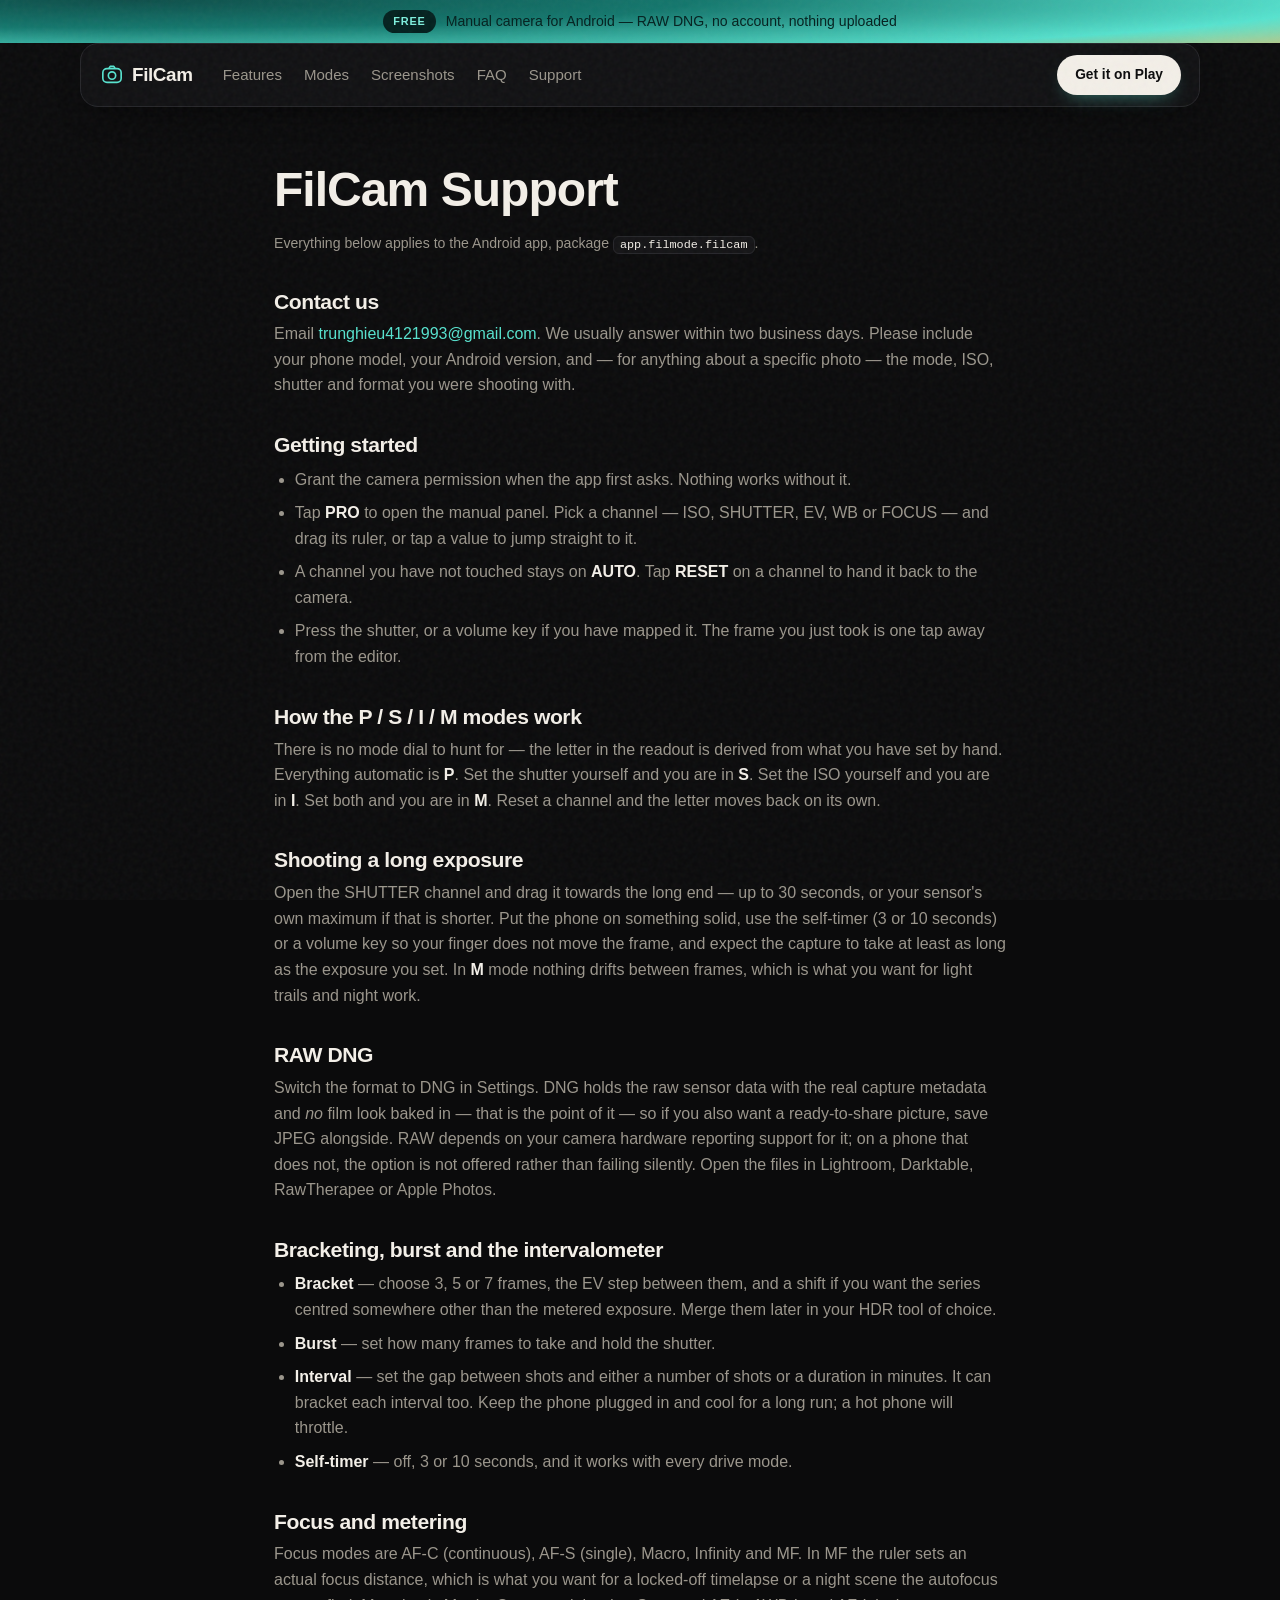
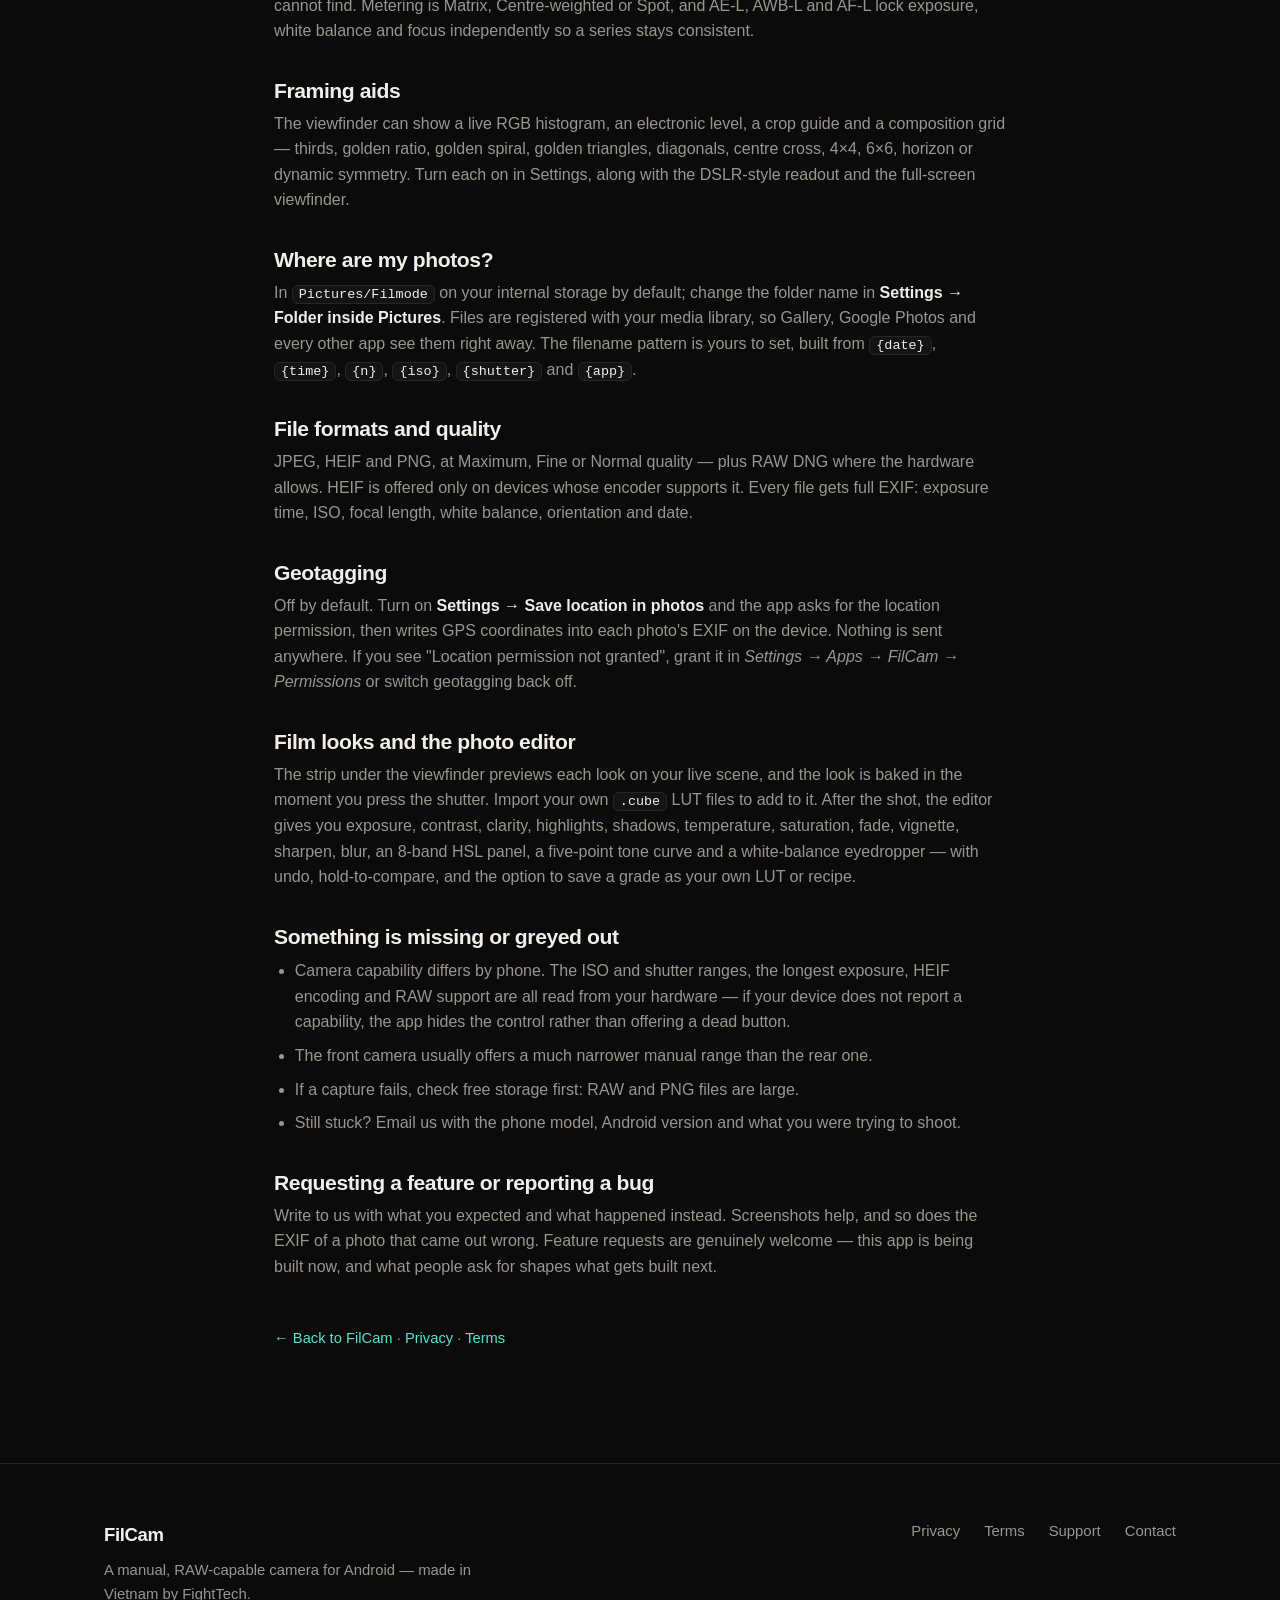
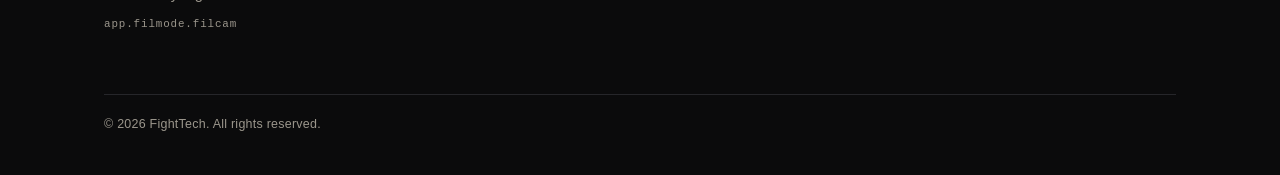
<file: support.html>
<!DOCTYPE html>
<html lang="en">
<head>
<meta charset="UTF-8">
<meta name="viewport" content="width=device-width, initial-scale=1.0, viewport-fit=cover">
<title>Support &amp; Help — FilCam for Android</title>
<meta name="description" content="FilCam help: the P/S/I/M modes, long exposures and RAW DNG, bracketing and the intervalometer, where photos are saved, and how to reach us.">
<link rel="canonical" href="https://trunghieuvn.github.io/filmode-camera/support.html">
<link rel="alternate" type="text/markdown" href="support.md">
<meta name="robots" content="index, follow">
<meta name="theme-color" content="#0B0B0C">
<meta property="og:type" content="website">
<meta property="og:site_name" content="FilCam">
<meta property="og:title" content="Support &amp; Help — FilCam for Android">
<meta property="og:description" content="How the manual modes, long exposures, RAW DNG, bracketing and the intervalometer work — and how to get in touch.">
<meta property="og:url" content="https://trunghieuvn.github.io/filmode-camera/support.html">
<meta property="og:image" content="https://trunghieuvn.github.io/filmode-camera/assets/icon.png">
<meta name="twitter:card" content="summary">
<meta name="twitter:title" content="Support &amp; Help — FilCam for Android">
<meta name="twitter:description" content="How the manual modes, long exposures, RAW DNG, bracketing and the intervalometer work — and how to get in touch.">
<meta name="twitter:image" content="https://trunghieuvn.github.io/filmode-camera/assets/icon.png">
<link rel="icon" type="image/svg+xml" href="assets/favicon.svg">
<link rel="apple-touch-icon" href="assets/icon.png">
<link rel="stylesheet" href="css/style.css?v=4e397797">
</head>
<body>

<div class="topbar">
  <span class="topbar-pill">FREE</span>
  <span>Manual camera for Android — RAW DNG, no account, nothing uploaded</span>
</div>

<header class="site-header">
  <div class="container header-inner">
    <a class="wordmark" href="index.html" aria-label="FilCam home">
      <svg class="wordmark-bubble" viewBox="0 0 24 24" width="22" height="22" aria-hidden="true"><rect x="2" y="5" width="20" height="15" rx="4.5" fill="none" stroke="currentColor" stroke-width="1.8"/><path d="M8.5 5 10 2.6h4L15.5 5" fill="none" stroke="currentColor" stroke-width="1.8" stroke-linejoin="round"/><circle cx="12" cy="12.6" r="4" fill="none" stroke="currentColor" stroke-width="1.8"/></svg>
      FilCam
    </a>
    <nav class="site-nav" aria-label="Main">
      <a href="index.html#features">Features</a>
      <a href="index.html#modes">Modes</a>
      <a href="index.html#screenshots">Screenshots</a>
      <a href="index.html#faq">FAQ</a>
      <a href="support.html">Support</a>
    </nav>
    <div class="header-actions">
      <a class="btn btn-solid btn-small" href="https://play.google.com/store/apps/details?id=app.filmode.filcam" rel="noopener">Get it on Play</a>
    </div>
  </div>
</header>

<main id="top">
<section class="prose">
  <div class="container container-narrow">
    <h1>FilCam Support</h1>
    <p class="upd">Everything below applies to the Android app, package <code>app.filmode.filcam</code>.</p>

    <h2>Contact us</h2>
    <p>Email <a href="mailto:trunghieu4121993@gmail.com">trunghieu4121993@gmail.com</a>. We usually answer within two business days. Please include your phone model, your Android version, and — for anything about a specific photo — the mode, ISO, shutter and format you were shooting with.</p>

    <h2>Getting started</h2>
    <ul>
      <li>Grant the camera permission when the app first asks. Nothing works without it.</li>
      <li>Tap <strong>PRO</strong> to open the manual panel. Pick a channel — ISO, SHUTTER, EV, WB or FOCUS — and drag its ruler, or tap a value to jump straight to it.</li>
      <li>A channel you have not touched stays on <strong>AUTO</strong>. Tap <strong>RESET</strong> on a channel to hand it back to the camera.</li>
      <li>Press the shutter, or a volume key if you have mapped it. The frame you just took is one tap away from the editor.</li>
    </ul>

    <h2>How the P / S / I / M modes work</h2>
    <p>There is no mode dial to hunt for — the letter in the readout is derived from what you have set by hand. Everything automatic is <strong>P</strong>. Set the shutter yourself and you are in <strong>S</strong>. Set the ISO yourself and you are in <strong>I</strong>. Set both and you are in <strong>M</strong>. Reset a channel and the letter moves back on its own.</p>

    <h2>Shooting a long exposure</h2>
    <p>Open the SHUTTER channel and drag it towards the long end — up to 30 seconds, or your sensor's own maximum if that is shorter. Put the phone on something solid, use the self-timer (3 or 10 seconds) or a volume key so your finger does not move the frame, and expect the capture to take at least as long as the exposure you set. In <strong>M</strong> mode nothing drifts between frames, which is what you want for light trails and night work.</p>

    <h2>RAW DNG</h2>
    <p>Switch the format to DNG in Settings. DNG holds the raw sensor data with the real capture metadata and <em>no</em> film look baked in — that is the point of it — so if you also want a ready-to-share picture, save JPEG alongside. RAW depends on your camera hardware reporting support for it; on a phone that does not, the option is not offered rather than failing silently. Open the files in Lightroom, Darktable, RawTherapee or Apple Photos.</p>

    <h2>Bracketing, burst and the intervalometer</h2>
    <ul>
      <li><strong>Bracket</strong> — choose 3, 5 or 7 frames, the EV step between them, and a shift if you want the series centred somewhere other than the metered exposure. Merge them later in your HDR tool of choice.</li>
      <li><strong>Burst</strong> — set how many frames to take and hold the shutter.</li>
      <li><strong>Interval</strong> — set the gap between shots and either a number of shots or a duration in minutes. It can bracket each interval too. Keep the phone plugged in and cool for a long run; a hot phone will throttle.</li>
      <li><strong>Self-timer</strong> — off, 3 or 10 seconds, and it works with every drive mode.</li>
    </ul>

    <h2>Focus and metering</h2>
    <p>Focus modes are AF-C (continuous), AF-S (single), Macro, Infinity and MF. In MF the ruler sets an actual focus distance, which is what you want for a locked-off timelapse or a night scene the autofocus cannot find. Metering is Matrix, Centre-weighted or Spot, and AE-L, AWB-L and AF-L lock exposure, white balance and focus independently so a series stays consistent.</p>

    <h2>Framing aids</h2>
    <p>The viewfinder can show a live RGB histogram, an electronic level, a crop guide and a composition grid — thirds, golden ratio, golden spiral, golden triangles, diagonals, centre cross, 4×4, 6×6, horizon or dynamic symmetry. Turn each on in Settings, along with the DSLR-style readout and the full-screen viewfinder.</p>

    <h2>Where are my photos?</h2>
    <p>In <code>Pictures/Filmode</code> on your internal storage by default; change the folder name in <strong>Settings → Folder inside Pictures</strong>. Files are registered with your media library, so Gallery, Google Photos and every other app see them right away. The filename pattern is yours to set, built from <code>{date}</code>, <code>{time}</code>, <code>{n}</code>, <code>{iso}</code>, <code>{shutter}</code> and <code>{app}</code>.</p>

    <h2>File formats and quality</h2>
    <p>JPEG, HEIF and PNG, at Maximum, Fine or Normal quality — plus RAW DNG where the hardware allows. HEIF is offered only on devices whose encoder supports it. Every file gets full EXIF: exposure time, ISO, focal length, white balance, orientation and date.</p>

    <h2>Geotagging</h2>
    <p>Off by default. Turn on <strong>Settings → Save location in photos</strong> and the app asks for the location permission, then writes GPS coordinates into each photo's EXIF on the device. Nothing is sent anywhere. If you see "Location permission not granted", grant it in <em>Settings → Apps → FilCam → Permissions</em> or switch geotagging back off.</p>

    <h2>Film looks and the photo editor</h2>
    <p>The strip under the viewfinder previews each look on your live scene, and the look is baked in the moment you press the shutter. Import your own <code>.cube</code> LUT files to add to it. After the shot, the editor gives you exposure, contrast, clarity, highlights, shadows, temperature, saturation, fade, vignette, sharpen, blur, an 8-band HSL panel, a five-point tone curve and a white-balance eyedropper — with undo, hold-to-compare, and the option to save a grade as your own LUT or recipe.</p>

    <h2>Something is missing or greyed out</h2>
    <ul>
      <li>Camera capability differs by phone. The ISO and shutter ranges, the longest exposure, HEIF encoding and RAW support are all read from your hardware — if your device does not report a capability, the app hides the control rather than offering a dead button.</li>
      <li>The front camera usually offers a much narrower manual range than the rear one.</li>
      <li>If a capture fails, check free storage first: RAW and PNG files are large.</li>
      <li>Still stuck? Email us with the phone model, Android version and what you were trying to shoot.</li>
    </ul>

    <h2>Requesting a feature or reporting a bug</h2>
    <p>Write to us with what you expected and what happened instead. Screenshots help, and so does the EXIF of a photo that came out wrong. Feature requests are genuinely welcome — this app is being built now, and what people ask for shapes what gets built next.</p>

    <p class="prose-nav"><a href="index.html">← Back to FilCam</a> · <a href="privacy.html">Privacy</a> · <a href="terms.html">Terms</a></p>
  </div>
</section>
</main>

<footer class="site-footer">
  <div class="container footer-inner">
    <div class="footer-brand">
      <span class="wordmark footer-wordmark">FilCam</span>
      <p>A manual, RAW-capable camera for Android — made in Vietnam by FightTech.</p>
      <p class="footer-pkg">app.filmode.filcam</p>
    </div>
    <nav class="footer-links" aria-label="Footer">
      <a href="privacy.html">Privacy</a>
      <a href="terms.html">Terms</a>
      <a href="support.html">Support</a>
      <a href="mailto:trunghieu4121993@gmail.com">Contact</a>
    </nav>
  </div>
  <div class="container footer-copy">
    <p>© 2026 FightTech. All rights reserved.</p>
  </div>
</footer>

<script src="js/main.js?v=69a400f9"></script>
</body>
</html>
</file>
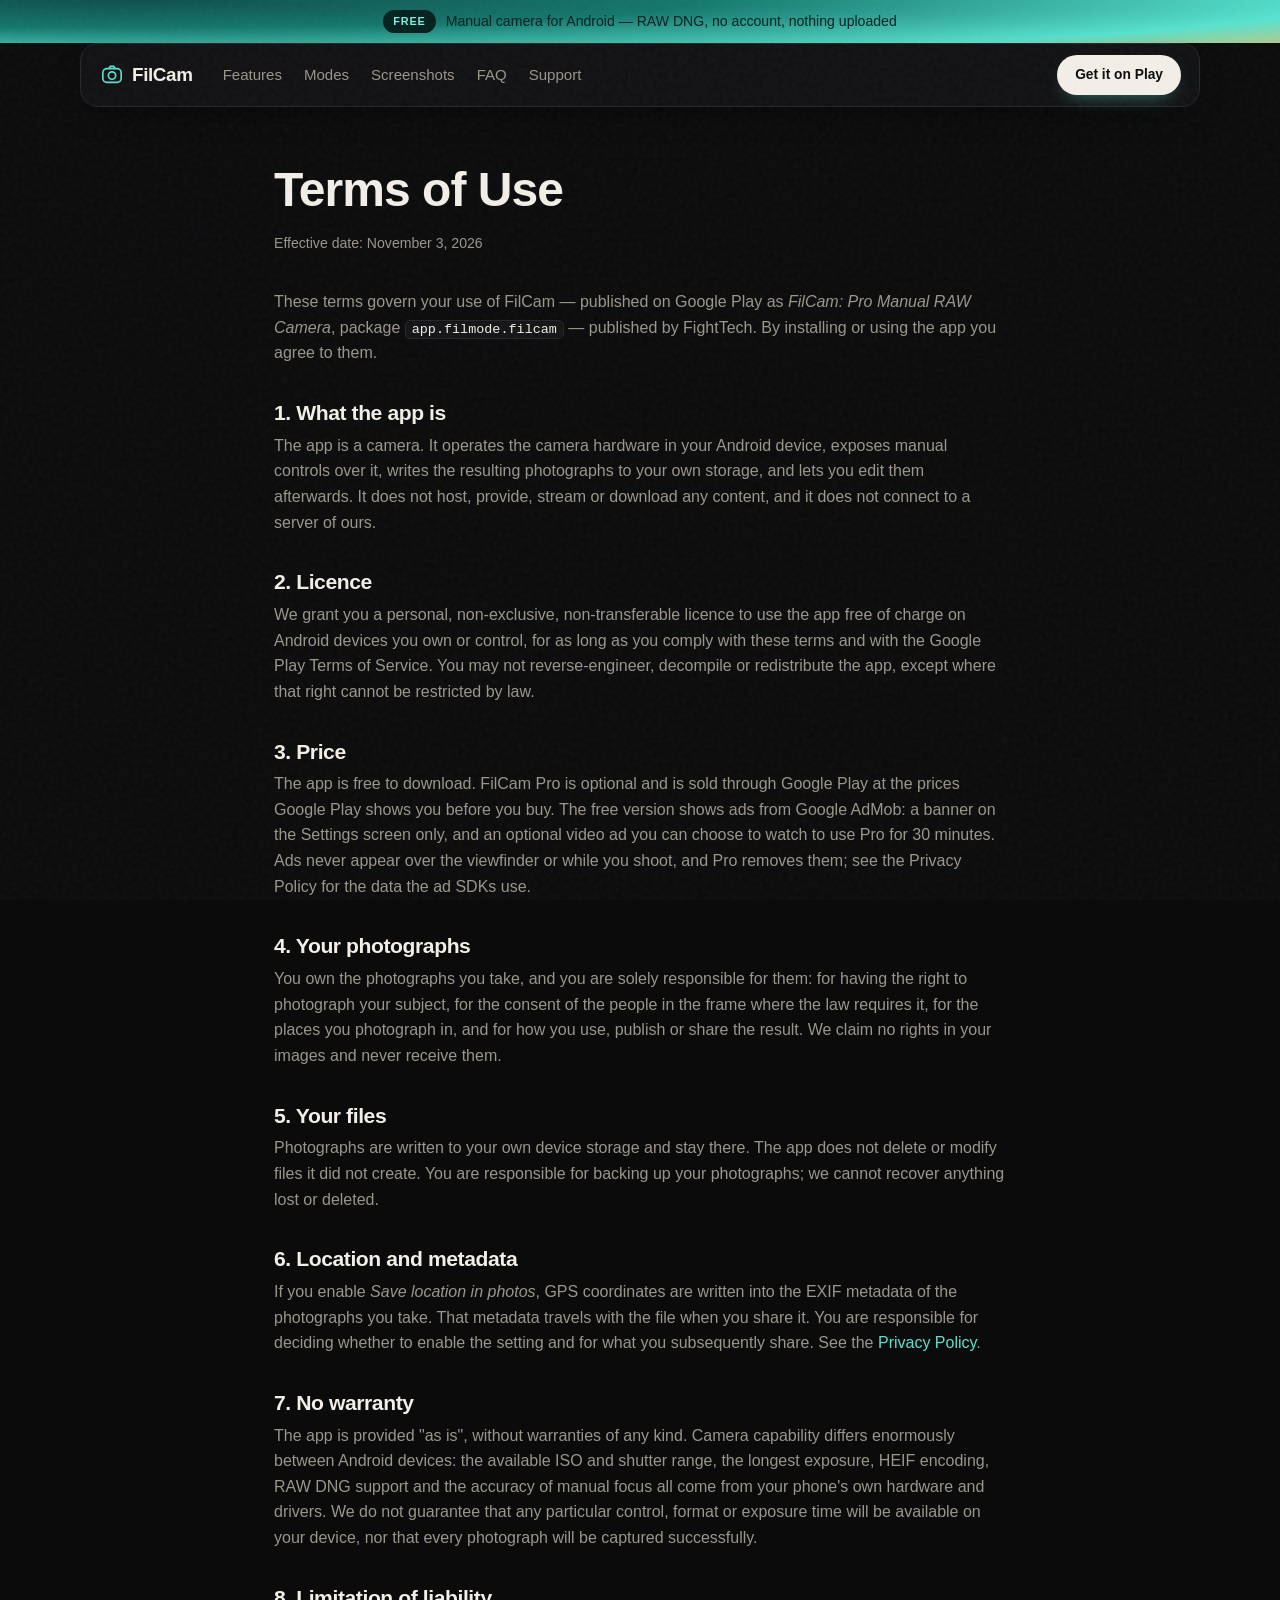
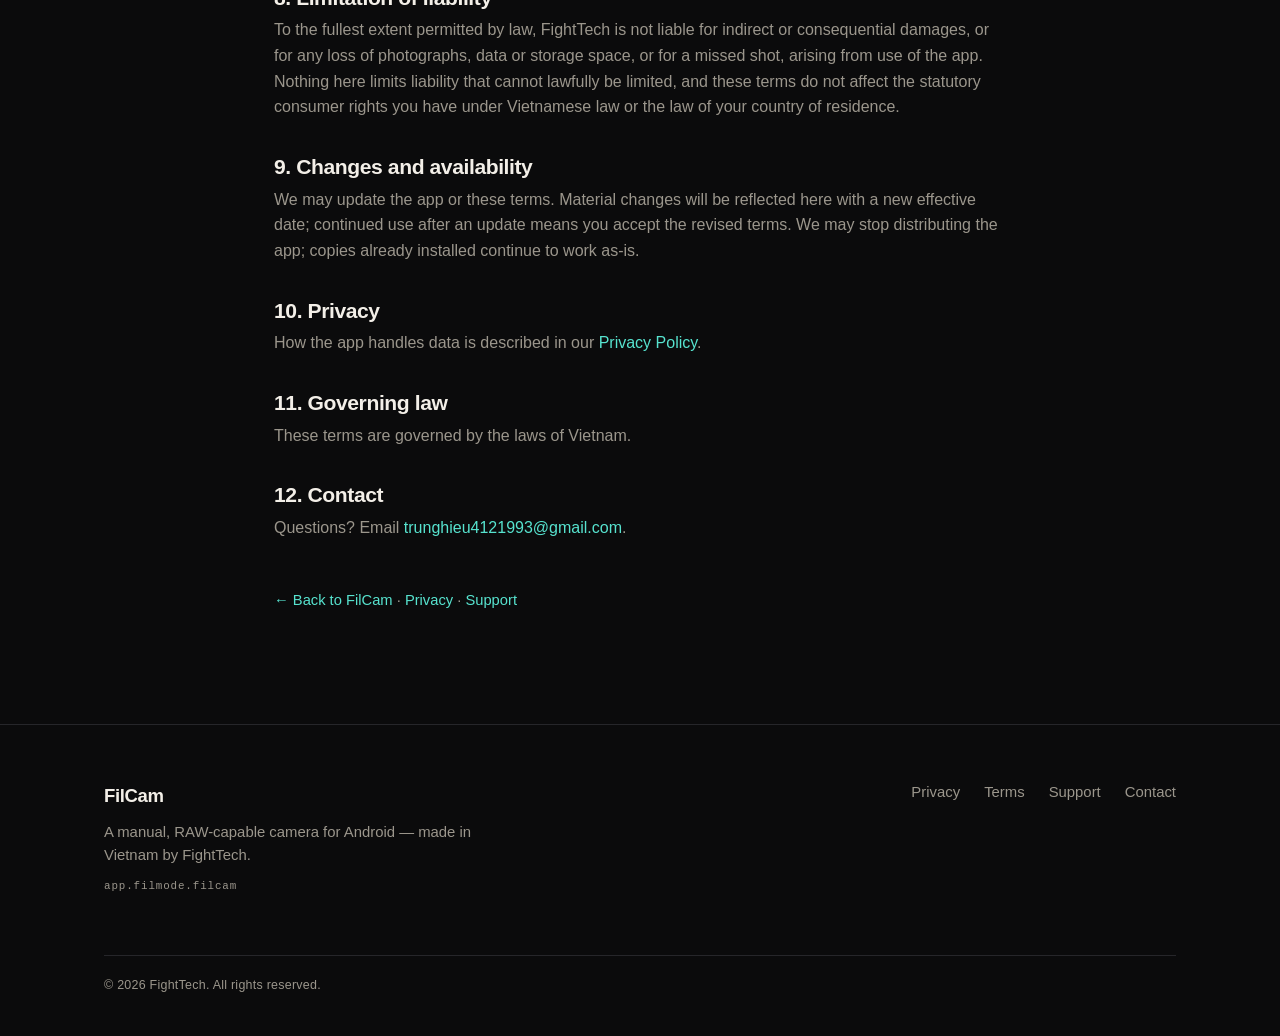
<file: terms.html>
<!DOCTYPE html>
<html lang="en">
<head>
<meta charset="UTF-8">
<meta name="viewport" content="width=device-width, initial-scale=1.0, viewport-fit=cover">
<title>Terms of Use — FilCam for Android</title>
<meta name="description" content="FilCam terms of use: the licence, what the free app does and does not promise, your responsibility for the photographs you take, and the governing law.">
<link rel="canonical" href="https://trunghieuvn.github.io/filmode-camera/terms.html">
<link rel="alternate" type="text/markdown" href="terms.md">
<meta name="robots" content="index, follow">
<meta name="theme-color" content="#0B0B0C">
<meta property="og:type" content="website">
<meta property="og:site_name" content="FilCam">
<meta property="og:title" content="Terms of Use — FilCam for Android">
<meta property="og:description" content="The licence and the limits: FilCam is free, works on your own device, and makes no warranty about what your camera hardware supports.">
<meta property="og:url" content="https://trunghieuvn.github.io/filmode-camera/terms.html">
<meta property="og:image" content="https://trunghieuvn.github.io/filmode-camera/assets/icon.png">
<meta name="twitter:card" content="summary">
<meta name="twitter:title" content="Terms of Use — FilCam for Android">
<meta name="twitter:description" content="The licence and the limits: FilCam is free, works on your own device, and makes no warranty about what your camera hardware supports.">
<meta name="twitter:image" content="https://trunghieuvn.github.io/filmode-camera/assets/icon.png">
<link rel="icon" type="image/svg+xml" href="assets/favicon.svg">
<link rel="apple-touch-icon" href="assets/icon.png">
<link rel="stylesheet" href="css/style.css?v=4e397797">
</head>
<body>

<div class="topbar">
  <span class="topbar-pill">FREE</span>
  <span>Manual camera for Android — RAW DNG, no account, nothing uploaded</span>
</div>

<header class="site-header">
  <div class="container header-inner">
    <a class="wordmark" href="index.html" aria-label="FilCam home">
      <svg class="wordmark-bubble" viewBox="0 0 24 24" width="22" height="22" aria-hidden="true"><rect x="2" y="5" width="20" height="15" rx="4.5" fill="none" stroke="currentColor" stroke-width="1.8"/><path d="M8.5 5 10 2.6h4L15.5 5" fill="none" stroke="currentColor" stroke-width="1.8" stroke-linejoin="round"/><circle cx="12" cy="12.6" r="4" fill="none" stroke="currentColor" stroke-width="1.8"/></svg>
      FilCam
    </a>
    <nav class="site-nav" aria-label="Main">
      <a href="index.html#features">Features</a>
      <a href="index.html#modes">Modes</a>
      <a href="index.html#screenshots">Screenshots</a>
      <a href="index.html#faq">FAQ</a>
      <a href="support.html">Support</a>
    </nav>
    <div class="header-actions">
      <a class="btn btn-solid btn-small" href="https://play.google.com/store/apps/details?id=app.filmode.filcam" rel="noopener">Get it on Play</a>
    </div>
  </div>
</header>

<main id="top">
<section class="prose">
  <div class="container container-narrow">
    <h1>Terms of Use</h1>
    <p class="upd">Effective date: November 3, 2026</p>

    <p>These terms govern your use of FilCam — published on Google Play as <em>FilCam: Pro Manual RAW Camera</em>, package <code>app.filmode.filcam</code> — published by FightTech. By installing or using the app you agree to them.</p>

    <h2>1. What the app is</h2>
    <p>The app is a camera. It operates the camera hardware in your Android device, exposes manual controls over it, writes the resulting photographs to your own storage, and lets you edit them afterwards. It does not host, provide, stream or download any content, and it does not connect to a server of ours.</p>

    <h2>2. Licence</h2>
    <p>We grant you a personal, non-exclusive, non-transferable licence to use the app free of charge on Android devices you own or control, for as long as you comply with these terms and with the Google Play Terms of Service. You may not reverse-engineer, decompile or redistribute the app, except where that right cannot be restricted by law.</p>

    <h2>3. Price</h2>
    <p>The app is free to download. FilCam Pro is optional and is sold through Google Play at the prices Google Play shows you before you buy. The free version shows ads from Google AdMob: a banner on the Settings screen only, and an optional video ad you can choose to watch to use Pro for 30 minutes. Ads never appear over the viewfinder or while you shoot, and Pro removes them; see the Privacy Policy for the data the ad SDKs use.</p>

    <h2>4. Your photographs</h2>
    <p>You own the photographs you take, and you are solely responsible for them: for having the right to photograph your subject, for the consent of the people in the frame where the law requires it, for the places you photograph in, and for how you use, publish or share the result. We claim no rights in your images and never receive them.</p>

    <h2>5. Your files</h2>
    <p>Photographs are written to your own device storage and stay there. The app does not delete or modify files it did not create. You are responsible for backing up your photographs; we cannot recover anything lost or deleted.</p>

    <h2>6. Location and metadata</h2>
    <p>If you enable <em>Save location in photos</em>, GPS coordinates are written into the EXIF metadata of the photographs you take. That metadata travels with the file when you share it. You are responsible for deciding whether to enable the setting and for what you subsequently share. See the <a href="privacy.html">Privacy Policy</a>.</p>

    <h2>7. No warranty</h2>
    <p>The app is provided "as is", without warranties of any kind. Camera capability differs enormously between Android devices: the available ISO and shutter range, the longest exposure, HEIF encoding, RAW DNG support and the accuracy of manual focus all come from your phone's own hardware and drivers. We do not guarantee that any particular control, format or exposure time will be available on your device, nor that every photograph will be captured successfully.</p>

    <h2>8. Limitation of liability</h2>
    <p>To the fullest extent permitted by law, FightTech is not liable for indirect or consequential damages, or for any loss of photographs, data or storage space, or for a missed shot, arising from use of the app. Nothing here limits liability that cannot lawfully be limited, and these terms do not affect the statutory consumer rights you have under Vietnamese law or the law of your country of residence.</p>

    <h2>9. Changes and availability</h2>
    <p>We may update the app or these terms. Material changes will be reflected here with a new effective date; continued use after an update means you accept the revised terms. We may stop distributing the app; copies already installed continue to work as-is.</p>

    <h2>10. Privacy</h2>
    <p>How the app handles data is described in our <a href="privacy.html">Privacy Policy</a>.</p>

    <h2>11. Governing law</h2>
    <p>These terms are governed by the laws of Vietnam.</p>

    <h2>12. Contact</h2>
    <p>Questions? Email <a href="mailto:trunghieu4121993@gmail.com">trunghieu4121993@gmail.com</a>.</p>

    <p class="prose-nav"><a href="index.html">← Back to FilCam</a> · <a href="privacy.html">Privacy</a> · <a href="support.html">Support</a></p>
  </div>
</section>
</main>

<footer class="site-footer">
  <div class="container footer-inner">
    <div class="footer-brand">
      <span class="wordmark footer-wordmark">FilCam</span>
      <p>A manual, RAW-capable camera for Android — made in Vietnam by FightTech.</p>
      <p class="footer-pkg">app.filmode.filcam</p>
    </div>
    <nav class="footer-links" aria-label="Footer">
      <a href="privacy.html">Privacy</a>
      <a href="terms.html">Terms</a>
      <a href="support.html">Support</a>
      <a href="mailto:trunghieu4121993@gmail.com">Contact</a>
    </nav>
  </div>
  <div class="container footer-copy">
    <p>© 2026 FightTech. All rights reserved.</p>
  </div>
</footer>

<script src="js/main.js?v=69a400f9"></script>
</body>
</html>
</file>
<file: css/style.css>
/* FilCam landing — same component set as the Video Compressor landing,
   restyled dark: film-lab black, bone ink, teal/amber viewfinder gradients.
   Dark only, on purpose — it is a camera app. No external assets, no build step. */

:root {
  color-scheme: dark;

  --bg: #0B0B0C;
  --bg-soft: #141416;
  --ink: #F3EFE8;
  --muted: #9B968C;
  --line: #26262A;
  --accent: #57E3CF;
  --accent-deep: #7FF0DE;
  --accent-warm: #FFB454;
  --accent-soft: rgba(87, 227, 207, 0.13);
  --card: #131315;
  --card-shadow: 0 18px 44px -24px rgba(0, 0, 0, 0.9);
  --btn-bg: #F3EFE8;
  --btn-ink: #0B0B0C;
  --grad-hero: radial-gradient(130% 190% at 10% 0%, #0E4F4A 0%, #14776D 34%, #57E3CF 72%, #FFB454 100%);
  --grad-text: linear-gradient(90deg, #57E3CF, #FFB454);
  --grad-wash: linear-gradient(180deg, #0B0B0C 0%, #0E1A1B 38%, #12201F 64%, #0B0B0C 100%);
  --sans: -apple-system, BlinkMacSystemFont, "SF Pro Display", "Segoe UI", Roboto, "Helvetica Neue", Arial, sans-serif;
  --mono: ui-monospace, 'SF Mono', Menlo, Consolas, 'Liberation Mono', monospace;
}

* { margin: 0; padding: 0; box-sizing: border-box; }

html { scroll-behavior: smooth; }
@media (prefers-reduced-motion: reduce) {
  html { scroll-behavior: auto; }
}

body {
  font-family: var(--sans);
  background: var(--bg);
  color: var(--ink);
  line-height: 1.6;
  font-size: 16px;
  -webkit-font-smoothing: antialiased;
  text-rendering: optimizeLegibility;
  overflow-x: hidden;
}

/* film grain, carried over from the Filmode house style */
body::after {
  content: "";
  position: fixed;
  inset: 0;
  pointer-events: none;
  opacity: 0.045;
  z-index: 90;
  background-image: url("data:image/svg+xml,%3Csvg viewBox='0 0 200 200' xmlns='http://www.w3.org/2000/svg'%3E%3Cfilter id='n'%3E%3CfeTurbulence type='fractalNoise' baseFrequency='0.9' numOctaves='2'/%3E%3C/filter%3E%3Crect width='100%25' height='100%25' filter='url(%23n)'/%3E%3C/svg%3E");
}

.container {
  max-width: 1120px;
  margin: 0 auto;
  padding: 0 24px;
}
.container-narrow { max-width: 780px; }

h1, h2, h3 {
  font-weight: 600;
  line-height: 1.12;
  letter-spacing: -0.02em;
}
h1 { font-size: clamp(2.4rem, 5.6vw, 4rem); }
h2 { font-size: clamp(1.85rem, 3.8vw, 2.7rem); margin-bottom: 0.6em; }
h3 { font-size: 1.2rem; margin-bottom: 0.45em; font-weight: 600; }

em.accent, .accent {
  font-style: normal;
  background: var(--grad-text);
  -webkit-background-clip: text;
  background-clip: text;
  color: transparent;
}

.kicker {
  font-weight: 600;
  font-size: clamp(1.1rem, 2.2vw, 1.45rem);
  letter-spacing: -0.01em;
  background: var(--grad-text);
  -webkit-background-clip: text;
  background-clip: text;
  color: transparent;
  margin-bottom: 0.5rem;
  width: fit-content;
}

a { color: inherit; }

/* ============ Announcement topbar ============ */
.topbar {
  background: var(--grad-hero);
  color: #04211F;
  text-align: center;
  padding: 10px 16px;
  font-size: 0.88rem;
  font-weight: 500;
  display: flex;
  align-items: center;
  justify-content: center;
  gap: 10px;
  flex-wrap: wrap;
}
.topbar-pill {
  background: #04211F;
  color: #7FF0DE;
  font-weight: 700;
  font-size: 0.68rem;
  letter-spacing: 0.08em;
  border-radius: 999px;
  padding: 3px 10px;
}

/* ============ Header (floating rounded card) ============ */
.site-header {
  position: sticky;
  top: 12px;
  z-index: 50;
  padding: 0 12px;
}
.header-inner {
  display: flex;
  align-items: center;
  gap: 24px;
  height: 64px;
  background: rgba(19, 19, 21, 0.86);
  -webkit-backdrop-filter: blur(14px);
  backdrop-filter: blur(14px);
  border: 1px solid var(--line);
  border-radius: 18px;
  box-shadow: 0 12px 34px -16px rgba(0, 0, 0, 0.9);
  padding: 0 18px 0 20px;
}
.wordmark {
  display: inline-flex;
  align-items: center;
  gap: 9px;
  font-size: 1.18rem;
  font-weight: 700;
  text-decoration: none;
  letter-spacing: -0.02em;
  white-space: nowrap;
}
.wordmark-bubble { color: var(--accent); flex: none; }
.site-nav {
  display: none;
  gap: 22px;
  margin-inline-start: 6px;
}
.site-nav a {
  text-decoration: none;
  font-size: 0.94rem;
  font-weight: 500;
  color: var(--muted);
  transition: color 0.15s ease;
}
.site-nav a:hover { color: var(--ink); }
.header-actions {
  margin-inline-start: auto;
  display: flex;
  align-items: center;
  gap: 12px;
}
@media (min-width: 860px) {
  .site-nav { display: flex; }
}

.btn {
  display: inline-block;
  white-space: nowrap;
  text-decoration: none;
  border-radius: 999px;
  border: 0;
  padding: 12px 26px;
  font-size: 0.95rem;
  font-weight: 600;
  transition: transform 0.15s ease, box-shadow 0.15s ease, background 0.15s ease;
}
.btn-solid {
  background: var(--btn-bg);
  color: var(--btn-ink);
  box-shadow: 0 8px 20px -10px rgba(87, 227, 207, 0.6);
}
.btn-solid:hover {
  transform: translateY(-1px);
  box-shadow: 0 12px 26px -10px rgba(87, 227, 207, 0.55);
}
.btn-small { padding: 9px 18px; font-size: 0.86rem; }
@media (max-width: 520px) {
  .btn-small { padding: 9px 14px; font-size: 0.8rem; }
}

/* ============ Hero ============ */
.hero {
  padding: 72px 0 88px;
  overflow: hidden;
  position: relative;
  background: var(--grad-wash);
  margin-top: -76px;      /* wash flows behind the floating header */
  padding-top: 148px;
}
.hero-grid {
  display: grid;
  grid-template-columns: 1fr;
  gap: 56px;
  justify-items: center;
}
.hero-copy {
  text-align: center;
  max-width: 820px;
}
.hero-copy .kicker { margin: 0 auto 0.9rem; }
.hero-copy .lede {
  font-size: 1.12rem;
  color: var(--muted);
  max-width: 38em;
  margin: 1.4rem auto 2.2rem;
}
.hero-copy .lede strong { color: var(--ink); font-weight: 600; }

.store-badges {
  display: flex;
  flex-wrap: wrap;
  gap: 14px;
  justify-content: center;
}
/* Store badges: Google Play, and the App Store (iOS page until the listing is live). */
.badge {
  display: inline-flex;
  align-items: center;
  gap: 12px;
  background: var(--bg-soft);
  border: 1px solid var(--accent);
  color: var(--ink);
  border-radius: 999px;
  padding: 10px 22px 10px 16px;
  text-decoration: none;
  transition: transform .18s ease, box-shadow .18s ease;
  box-shadow: 0 14px 32px -18px rgba(87, 227, 207, 0.5);
}
a.badge:hover { transform: translateY(-1px); box-shadow: 0 18px 38px -18px rgba(87, 227, 207, 0.7); }
.badge > svg { color: var(--accent); flex: none; }
.badge-text { display: flex; flex-direction: column; line-height: 1.25; text-align: start; }
.badge-text small {
  font-size: 0.62rem;
  text-transform: uppercase;
  letter-spacing: 0.12em;
  color: var(--accent);
}
.badge-text strong { font-size: 1.02rem; font-weight: 600; }
.badge-lg { padding: 14px 30px 14px 20px; gap: 14px; }
.badge-lg .badge-text strong { font-size: 1.16rem; }
/* Not live yet: dashed, and it goes to the iOS page, never to a store listing that 404s. */
.badge-soon { border-style: dashed; }
.badge-note {
  font-size: 0.82rem;
  letter-spacing: 0.01em;
  color: var(--muted);
  margin-top: 1.2rem;
}

/* ============ Viewfinder readout strip ============ */
.readout {
  display: flex;
  flex-wrap: wrap;
  justify-content: center;
  gap: 10px;
  margin: 2.4rem auto 0;
  max-width: 720px;
}
.readout span {
  font-family: var(--mono);
  font-size: 0.74rem;
  letter-spacing: 0.1em;
  text-transform: uppercase;
  color: var(--accent);
  border: 1px solid var(--line);
  background: rgba(87, 227, 207, 0.06);
  border-radius: 8px;
  padding: 6px 12px;
}

/* ============ Sections ============ */
.section { padding: 92px 0; }
.section-bordered { border-top: 1px solid var(--line); }
.section-lede {
  color: var(--muted);
  font-size: 1.06rem;
  max-width: 40em;
  margin-bottom: 2.4rem;
}

/* How it works */
.steps {
  display: grid;
  grid-template-columns: 1fr;
  gap: 20px;
  margin-top: 2.4rem;
}
@media (min-width: 760px) {
  .steps { grid-template-columns: repeat(3, 1fr); }
}
.step {
  background: var(--card);
  border: 1px solid var(--line);
  border-radius: 24px;
  padding: 30px 26px 34px;
  box-shadow: var(--card-shadow);
}
.step-num {
  display: inline-flex;
  align-items: center;
  justify-content: center;
  width: 44px;
  height: 44px;
  border-radius: 14px;
  color: var(--accent);
  background: var(--accent-soft);
  font-weight: 700;
  font-size: 1.05rem;
  margin-bottom: 1.1rem;
}
.step p { color: var(--muted); font-size: 0.95rem; }

/* Features */
.feature-grid {
  display: grid;
  grid-template-columns: 1fr;
  gap: 20px;
  margin-top: 2.4rem;
}
@media (min-width: 640px) {
  .feature-grid { grid-template-columns: repeat(2, 1fr); }
}
@media (min-width: 980px) {
  .feature-grid { grid-template-columns: repeat(3, 1fr); }
}
.feature {
  background: var(--card);
  border: 1px solid var(--line);
  border-radius: 24px;
  padding: 28px 26px 32px;
  box-shadow: var(--card-shadow);
  transition: transform 0.2s ease, box-shadow 0.2s ease, border-color 0.2s ease;
}
.feature:hover {
  transform: translateY(-3px);
  border-color: rgba(87, 227, 207, 0.35);
  box-shadow: 0 22px 44px -20px rgba(87, 227, 207, 0.28);
}
.feat-icon {
  color: var(--accent);
  background: var(--accent-soft);
  border-radius: 16px;
  padding: 14px;
  width: 52px;
  height: 52px;
  margin-bottom: 1.1rem;
  box-sizing: border-box;
}
.feature p { color: var(--muted); font-size: 0.95rem; }

/* ============ Band ============ */
.band {
  background: var(--grad-hero);
  color: #04211F;
  padding: 96px 0;
  text-align: center;
  border-radius: 40px;
  max-width: 1180px;
  margin: 0 auto;
}
@media (max-width: 1220px) {
  .band { border-radius: 0; }
}
.band .kicker-band {
  background: none;
  -webkit-background-clip: initial;
  background-clip: initial;
  color: rgba(4, 33, 31, 0.72);
  margin-left: auto;
  margin-right: auto;
}
.band h2 { color: #04211F; }
.band-lede {
  color: rgba(4, 33, 31, 0.82);
  font-size: 1.1rem;
  max-width: 38em;
  margin: 0 auto 3rem;
}
.band-stats {
  display: flex;
  flex-wrap: wrap;
  justify-content: center;
  gap: 20px;
  max-width: 860px;
  margin: 0 auto;
}
.stat {
  flex: 1 1 200px;
  display: flex;
  flex-direction: column;
  gap: 4px;
  padding: 22px 18px;
  background: rgba(255, 255, 255, 0.16);
  border: 1px solid rgba(4, 33, 31, 0.18);
  border-radius: 24px;
  -webkit-backdrop-filter: blur(4px);
  backdrop-filter: blur(4px);
}
.stat strong {
  font-size: 2.5rem;
  font-weight: 700;
  color: #04211F;
  line-height: 1.1;
}
.stat span {
  font-size: 0.78rem;
  font-weight: 500;
  letter-spacing: 0.04em;
  color: rgba(4, 33, 31, 0.78);
}
@media (max-width: 620px) {
  .stat { flex-basis: 100%; }
}

/* ============ Chips ============ */
.chips {
  list-style: none;
  display: flex;
  flex-wrap: wrap;
  gap: 10px;
  max-width: 900px;
}
.chips li {
  border: 1px solid var(--line);
  background: var(--card);
  border-radius: 999px;
  padding: 8px 18px;
  font-size: 0.88rem;
  font-weight: 500;
  color: var(--ink);
  transition: background 0.15s ease, color 0.15s ease, border-color 0.15s ease, transform 0.15s ease;
}
.chips li:hover {
  background: var(--accent);
  border-color: var(--accent);
  color: #04211F;
  transform: translateY(-1px);
}
.chips .chip-more {
  border-style: dashed;
  color: var(--accent);
  background: var(--accent-soft);
  border-color: var(--accent);
}
.chips-title {
  font-weight: 600;
  margin: 2.4rem 0 0.9rem;
  font-size: 0.95rem;
  color: var(--muted);
}

/* ============ Mode cards (P / S / I / M) ============ */
.fmt-grid {
  display: grid;
  grid-template-columns: 1fr;
  gap: 20px;
  margin-top: 2.4rem;
}
@media (min-width: 640px) {
  .fmt-grid { grid-template-columns: repeat(2, 1fr); }
}
@media (min-width: 980px) {
  .fmt-grid { grid-template-columns: repeat(4, 1fr); }
}
.fmt-card {
  background: var(--card);
  border: 1px solid var(--line);
  border-radius: 24px;
  padding: 26px 24px 28px;
  box-shadow: var(--card-shadow);
}
.fmt-card .fmt-name {
  display: inline-block;
  font-weight: 700;
  font-size: 2rem;
  letter-spacing: -0.02em;
  background: var(--grad-text);
  -webkit-background-clip: text;
  background-clip: text;
  color: transparent;
  margin-bottom: 0.1rem;
}
.fmt-card .fmt-ext {
  font-family: var(--mono);
  font-size: 0.7rem;
  letter-spacing: 0.08em;
  text-transform: uppercase;
  color: var(--muted);
  margin-bottom: 0.8rem;
}
.fmt-card p { color: var(--muted); font-size: 0.92rem; }

/* ============ Screenshots ============ */
.shots {
  display: flex;
  gap: 18px;
  overflow-x: auto;
  padding: 8px 4px 24px;
  margin-top: 2.2rem;
  scroll-snap-type: x mandatory;
  -webkit-overflow-scrolling: touch;
  scrollbar-width: thin;
  scrollbar-color: var(--accent-soft) transparent;
}
.shots figure {
  flex: 0 0 auto;
  width: 216px;
  scroll-snap-align: start;
  margin: 0;
}
.shots img {
  display: block;
  width: 100%;
  height: auto;
  aspect-ratio: 9 / 16;
  object-fit: cover;
  border-radius: 26px;
  border: 1px solid var(--line);
  background: var(--bg-soft);
  box-shadow: 0 26px 54px -28px rgba(87, 227, 207, 0.4), var(--card-shadow);
}
.shots figcaption {
  text-align: center;
  font-size: 0.85rem;
  font-weight: 500;
  color: var(--muted);
  margin-top: 12px;
}
@media (min-width: 1120px) {
  .shots figure { width: 168px; }
}

/* ============ Screenshot lightbox ============ */
.shot-trigger {
  display: block;
  width: 100%;
  margin: 0;
  padding: 0;
  border: 0;
  background: none;
  font: inherit;
  color: inherit;
  cursor: zoom-in;
  border-radius: 26px;
  -webkit-tap-highlight-color: transparent;
}
.shot-trigger img { transition: transform 0.25s ease; }
.shot-trigger:hover img { transform: translateY(-4px); }
.shot-trigger:focus-visible { outline: 2px solid var(--accent); outline-offset: 5px; }

.lightbox {
  width: 100%;
  height: 100%;
  max-width: 100vw;
  max-height: 100vh;
  padding: 0;
  border: 0;
  background: transparent;
  color: var(--ink);
  overflow: hidden;
}
.lightbox::backdrop {
  background: rgba(4, 4, 5, 0.92);
  -webkit-backdrop-filter: blur(8px);
  backdrop-filter: blur(8px);
}
.lightbox[open] {
  display: flex;
  align-items: center;
  justify-content: center;
}
/* Fallback when <dialog>.showModal() is unavailable */
.lightbox.is-fallback[open] {
  position: fixed;
  inset: 0;
  z-index: 999;
  background: rgba(4, 4, 5, 0.96);
}
.lightbox-inner {
  display: flex;
  flex-direction: column;
  align-items: center;
  gap: 14px;
  padding: 64px 20px 28px;
  max-width: 100%;
  max-height: 100%;
}
.lightbox-img {
  display: block;
  max-width: min(92vw, 460px);
  max-height: calc(100vh - 150px);
  width: auto;
  height: auto;
  object-fit: contain;
  border-radius: 24px;
  background: #0B0B0C;
  box-shadow: 0 30px 70px -30px rgba(0, 0, 0, 0.95);
}
.lightbox-cap {
  display: flex;
  align-items: baseline;
  gap: 10px;
  font-size: 0.92rem;
  font-weight: 500;
  text-align: center;
}
.lightbox-count {
  font-size: 0.82rem;
  font-variant-numeric: tabular-nums;
  color: var(--muted);
}
.lightbox button {
  position: absolute;
  display: grid;
  place-items: center;
  border: 1px solid rgba(243, 239, 232, 0.18);
  border-radius: 999px;
  background: rgba(20, 20, 22, 0.78);
  color: var(--ink);
  cursor: pointer;
  line-height: 1;
  transition: background 0.2s ease, border-color 0.2s ease, transform 0.2s ease;
}
.lightbox button:hover { background: var(--accent); color: #04211F; border-color: transparent; }
.lightbox button:focus-visible { outline: 2px solid var(--accent-warm); outline-offset: 3px; }
.lightbox-close {
  top: 18px;
  right: 18px;
  width: 44px;
  height: 44px;
  font-size: 22px;
}
.lightbox-nav {
  top: 50%;
  transform: translateY(-50%);
  width: 48px;
  height: 48px;
  font-size: 26px;
  padding-bottom: 4px;
}
.lightbox-nav:hover { transform: translateY(-50%) scale(1.06); }
.lightbox-prev { left: 16px; }
.lightbox-next { right: 16px; }
@media (max-width: 560px) {
  .lightbox-inner { padding: 58px 12px 22px; }
  .lightbox-img { max-height: calc(100vh - 140px); }
  .lightbox-nav { width: 42px; height: 42px; font-size: 22px; }
  .lightbox-prev { left: 8px; }
  .lightbox-next { right: 8px; }
}
@media (prefers-reduced-motion: reduce) {
  .shot-trigger img,
  .lightbox button { transition: none; }
  .shot-trigger:hover img { transform: none; }
  .lightbox-nav:hover { transform: translateY(-50%); }
}

/* ============ Legal / support prose pages ============ */
.prose { padding: 56px 0 72px; }
.prose h1 { font-size: clamp(2rem, 4.5vw, 3rem); margin-bottom: 0.3em; }
.prose .upd { color: var(--muted); font-size: 0.88rem; margin-bottom: 2.2rem; }
.prose h2 { font-size: 1.32rem; margin: 2.2rem 0 0.5rem; }
.prose p, .prose li { color: var(--muted); }
.prose p + p { margin-top: 0.8rem; }
.prose ul, .prose ol { padding-inline-start: 1.3em; margin: 0.6rem 0; display: grid; gap: 8px; }
.prose h3 { font-size: 1.05rem; margin: 1.5rem 0 0.4rem; }
.prose a { color: var(--accent); text-decoration: none; }
.prose a:hover { text-decoration: underline; }
.prose code {
  font-family: var(--mono);
  font-size: 0.84em;
  background: var(--bg-soft);
  border: 1px solid var(--line);
  border-radius: 6px;
  padding: 1px 6px;
  color: var(--ink);
}
.prose strong { color: var(--ink); }
.prose .prose-nav { margin-top: 3rem; font-size: 0.92rem; }

/* ============ FAQ ============ */
.faq-list {
  margin-top: 2rem;
  display: flex;
  flex-direction: column;
  gap: 14px;
}
.faq-list details {
  border: 1px solid var(--line);
  border-radius: 20px;
  background: var(--card);
  box-shadow: var(--card-shadow);
  padding: 0 22px;
}
.faq-list summary {
  cursor: pointer;
  list-style: none;
  padding-block: 18px;
  padding-inline: 0 36px;
  font-size: 1.02rem;
  font-weight: 600;
  position: relative;
}
.faq-list summary::-webkit-details-marker { display: none; }
.faq-list summary::after {
  content: '+';
  position: absolute;
  inset-inline-end: 2px;
  top: 50%;
  transform: translateY(-50%);
  font-size: 1.3rem;
  font-weight: 400;
  color: var(--accent);
  transition: transform 0.2s ease;
}
.faq-list details[open] summary::after {
  transform: translateY(-50%) rotate(45deg);
}
.faq-list details p {
  padding: 0 0 20px;
  color: var(--muted);
  max-width: 46em;
}

/* ============ Final CTA ============ */
.cta { padding: 96px 0 40px; text-align: center; }
.cta .kicker { margin-left: auto; margin-right: auto; }
.cta .store-badges { margin-top: 2rem; }

/* ============ Footer ============ */
.site-footer {
  border-top: 1px solid var(--line);
  padding: 56px 0 40px;
  margin-top: 40px;
}
.footer-inner {
  display: flex;
  flex-wrap: wrap;
  justify-content: space-between;
  gap: 32px;
  align-items: flex-start;
}
.footer-wordmark { font-size: 1.16rem; font-weight: 700; }
.footer-brand p {
  color: var(--muted);
  font-size: 0.93rem;
  margin-top: 0.6rem;
  max-width: 26em;
}
.footer-pkg {
  font-family: var(--mono);
  font-size: 0.68rem !important;
  letter-spacing: 0.08em;
}
.footer-links {
  display: flex;
  flex-wrap: wrap;
  gap: 24px;
}
.footer-links a {
  text-decoration: none;
  font-size: 0.93rem;
  font-weight: 500;
  color: var(--muted);
}
.footer-links a:hover { color: var(--accent); }
.footer-copy {
  margin-top: 40px;
  padding-top: 20px;
}
.footer-copy p {
  border-top: 1px solid var(--line);
  padding-top: 20px;
  font-size: 0.78rem;
  letter-spacing: 0.02em;
  color: var(--muted);
}

/* ============ Scroll reveal ============ */
.reveal {
  opacity: 0;
  transform: translateY(14px);
  transition: opacity 0.6s ease, transform 0.6s ease;
}
.reveal.in {
  opacity: 1;
  transform: none;
}
@media (prefers-reduced-motion: reduce) {
  .reveal {
    opacity: 1;
    transform: none;
    transition: none;
  }
}

/* ============ Language picker ============ */
.lang-dropdown { position: relative; }
.lang-btn {
  display: inline-flex;
  align-items: center;
  gap: 7px;
  height: 36px;
  padding: 0 12px;
  border: 1px solid var(--line);
  border-radius: 999px;
  background: var(--card);
  color: var(--ink);
  font: inherit;
  font-size: 0.84rem;
  font-weight: 500;
  cursor: pointer;
  transition: border-color 0.15s ease, background 0.15s ease;
}
.lang-btn:hover, .lang-btn[aria-expanded="true"] { border-color: var(--accent); background: var(--accent-soft); }
.lang-btn:focus-visible, .lang-menu button:focus-visible { outline: 2px solid var(--accent); outline-offset: 2px; }
.lang-btn .chev { color: var(--muted); transition: transform 0.15s ease; }
.lang-btn[aria-expanded="true"] .chev { transform: rotate(180deg); }
.lang-menu {
  position: absolute;
  top: calc(100% + 8px);
  inset-inline-end: 0;
  z-index: 60;
  min-width: 200px;
  padding: 6px;
  display: grid;
  gap: 2px;
  border: 1px solid var(--line);
  border-radius: 16px;
  background: var(--bg-soft);
  box-shadow: 0 24px 48px -18px rgba(0, 0, 0, 0.85);
}
.lang-menu[hidden] { display: none; }
.lang-menu button {
  display: flex;
  align-items: center;
  justify-content: space-between;
  gap: 16px;
  width: 100%;
  padding: 9px 12px;
  border: 0;
  border-radius: 10px;
  background: transparent;
  color: var(--ink);
  font: inherit;
  font-size: 0.9rem;
  text-align: start;
  cursor: pointer;
}
.lang-menu button:hover, .lang-menu button:focus-visible { background: var(--accent-soft); }
.lang-menu .check { color: var(--accent); visibility: hidden; flex: none; }
.lang-menu [aria-checked="true"] { color: var(--accent); font-weight: 600; }
.lang-menu [aria-checked="true"] .check { visibility: visible; }
@media (max-width: 599px) {
  .lang-btn-label { display: none; }
  .lang-btn { padding: 0 10px; }
}

/* ============ Pro tag ============ */
.pro-tag {
  display: inline-block;
  margin-inline-start: 6px;
  padding: 2px 8px;
  border-radius: 999px;
  background: var(--accent-warm);
  color: #1E1403;
  font-size: 0.66rem;
  font-weight: 700;
  letter-spacing: 0.08em;
  vertical-align: 0.2em;
}
.chips-pro li { border-color: rgba(255, 180, 84, 0.45); }
.chips-pro li:hover { background: var(--accent-warm); border-color: var(--accent-warm); color: #1E1403; }

/* ============ Right-to-left (Arabic) ============ */
/* Tracking breaks Arabic joining, and uppercase means nothing there. */
html[dir="rtl"] body * { letter-spacing: 0 !important; }
html[dir="rtl"] .readout, html[dir="rtl"] .footer-pkg, html[dir="rtl"] code { direction: ltr; unicode-bidi: isolate; }
</file>
